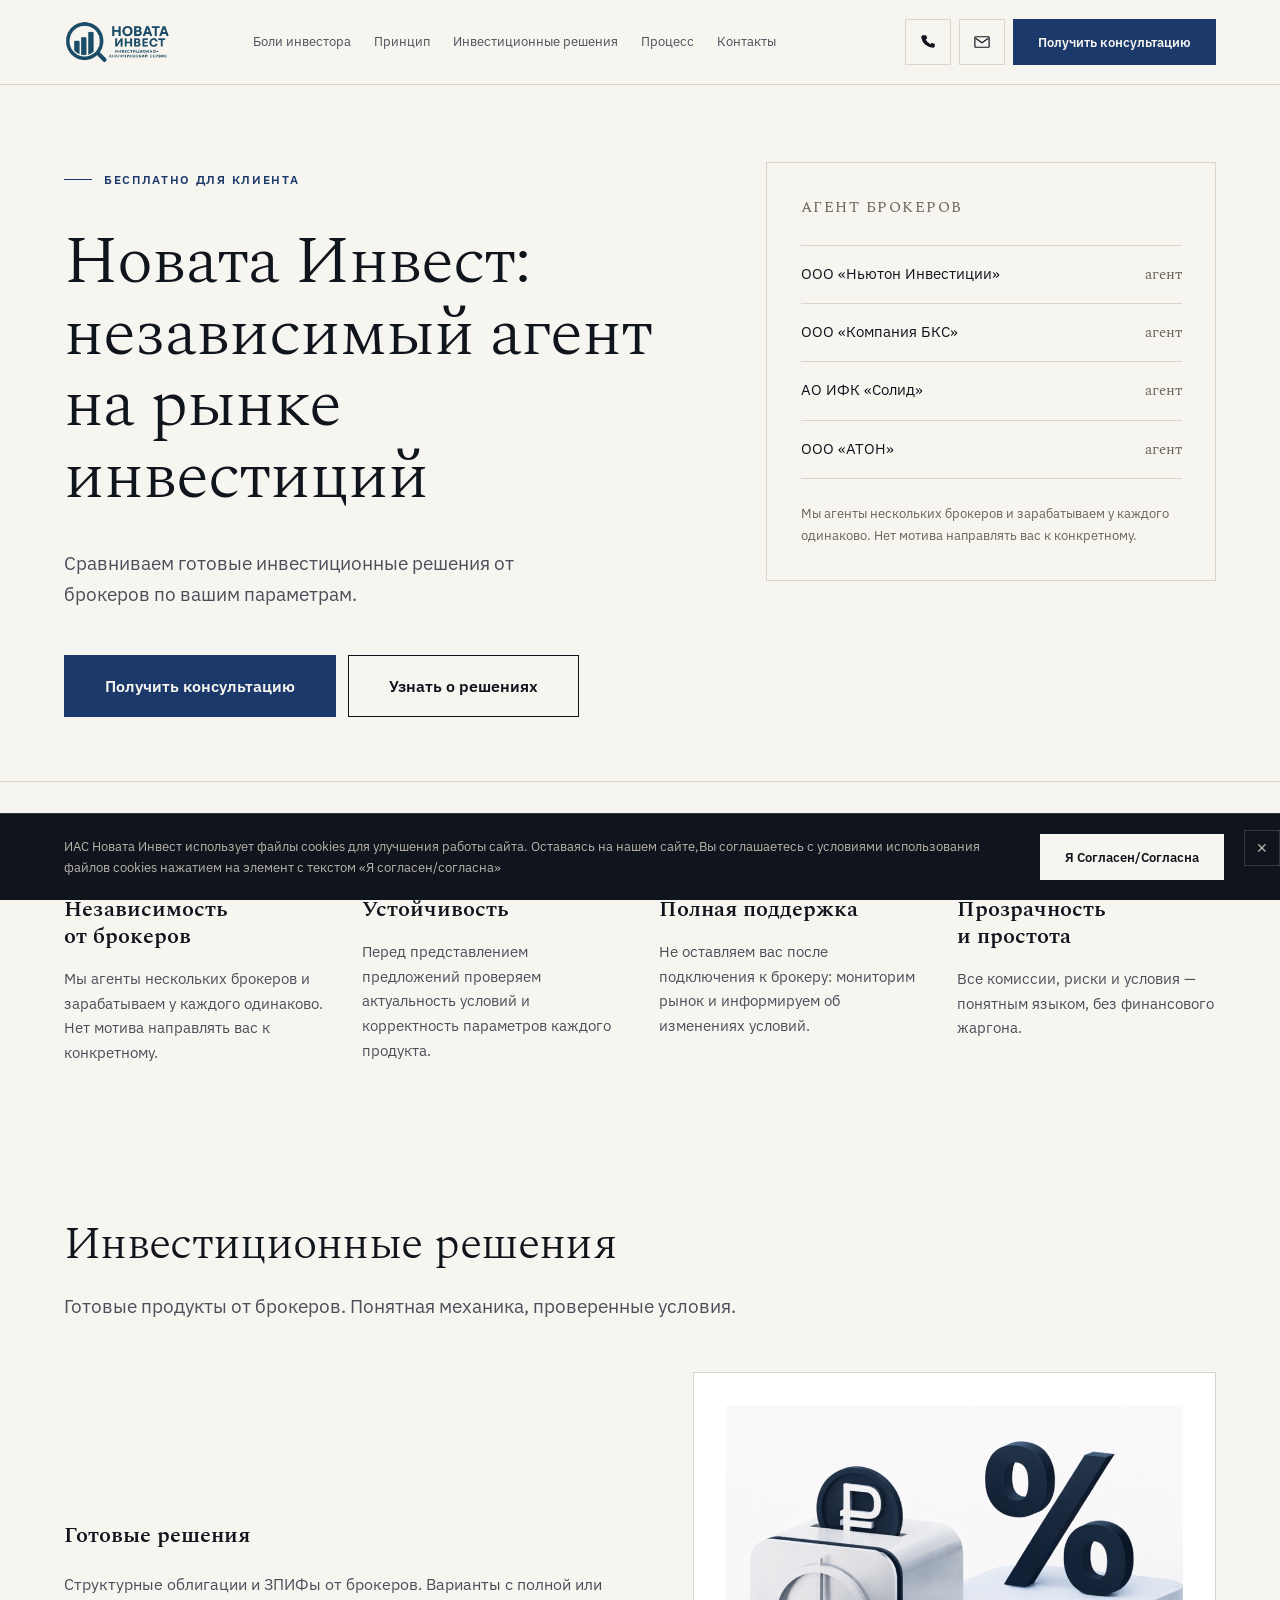
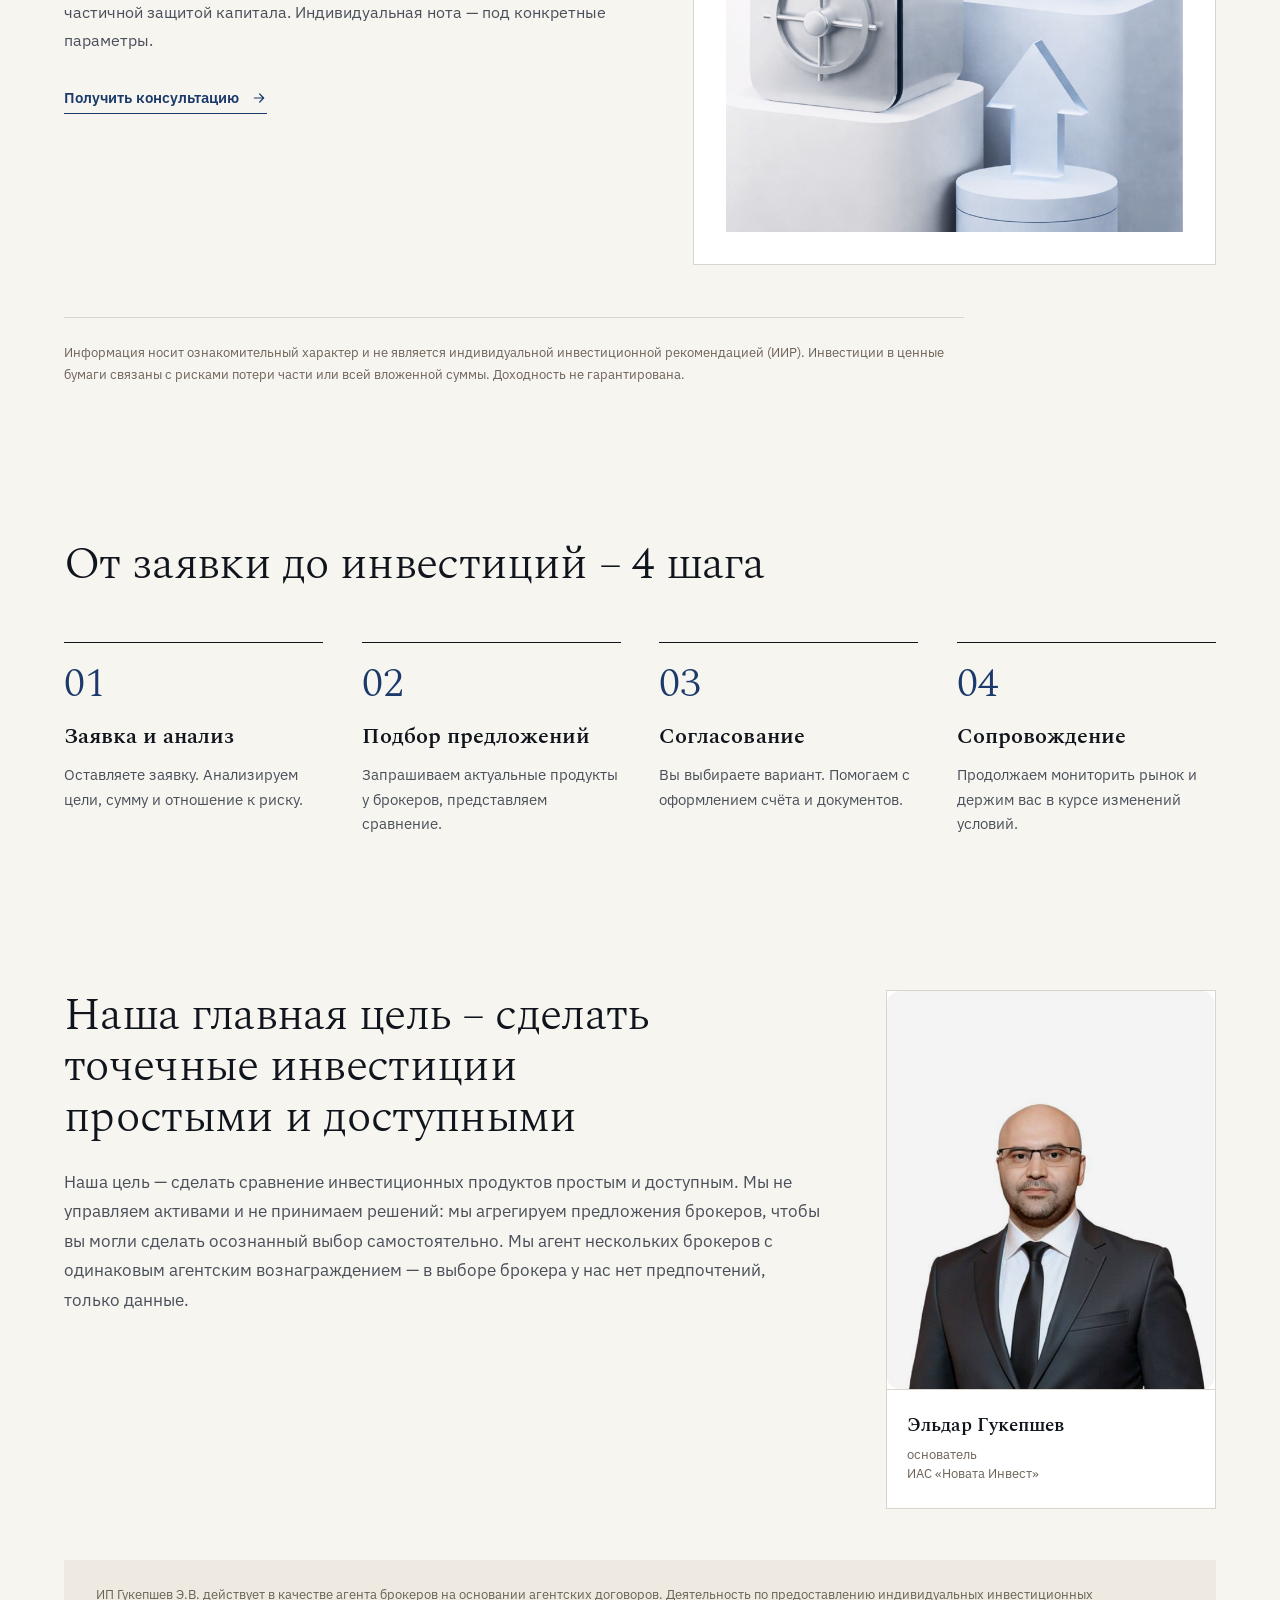
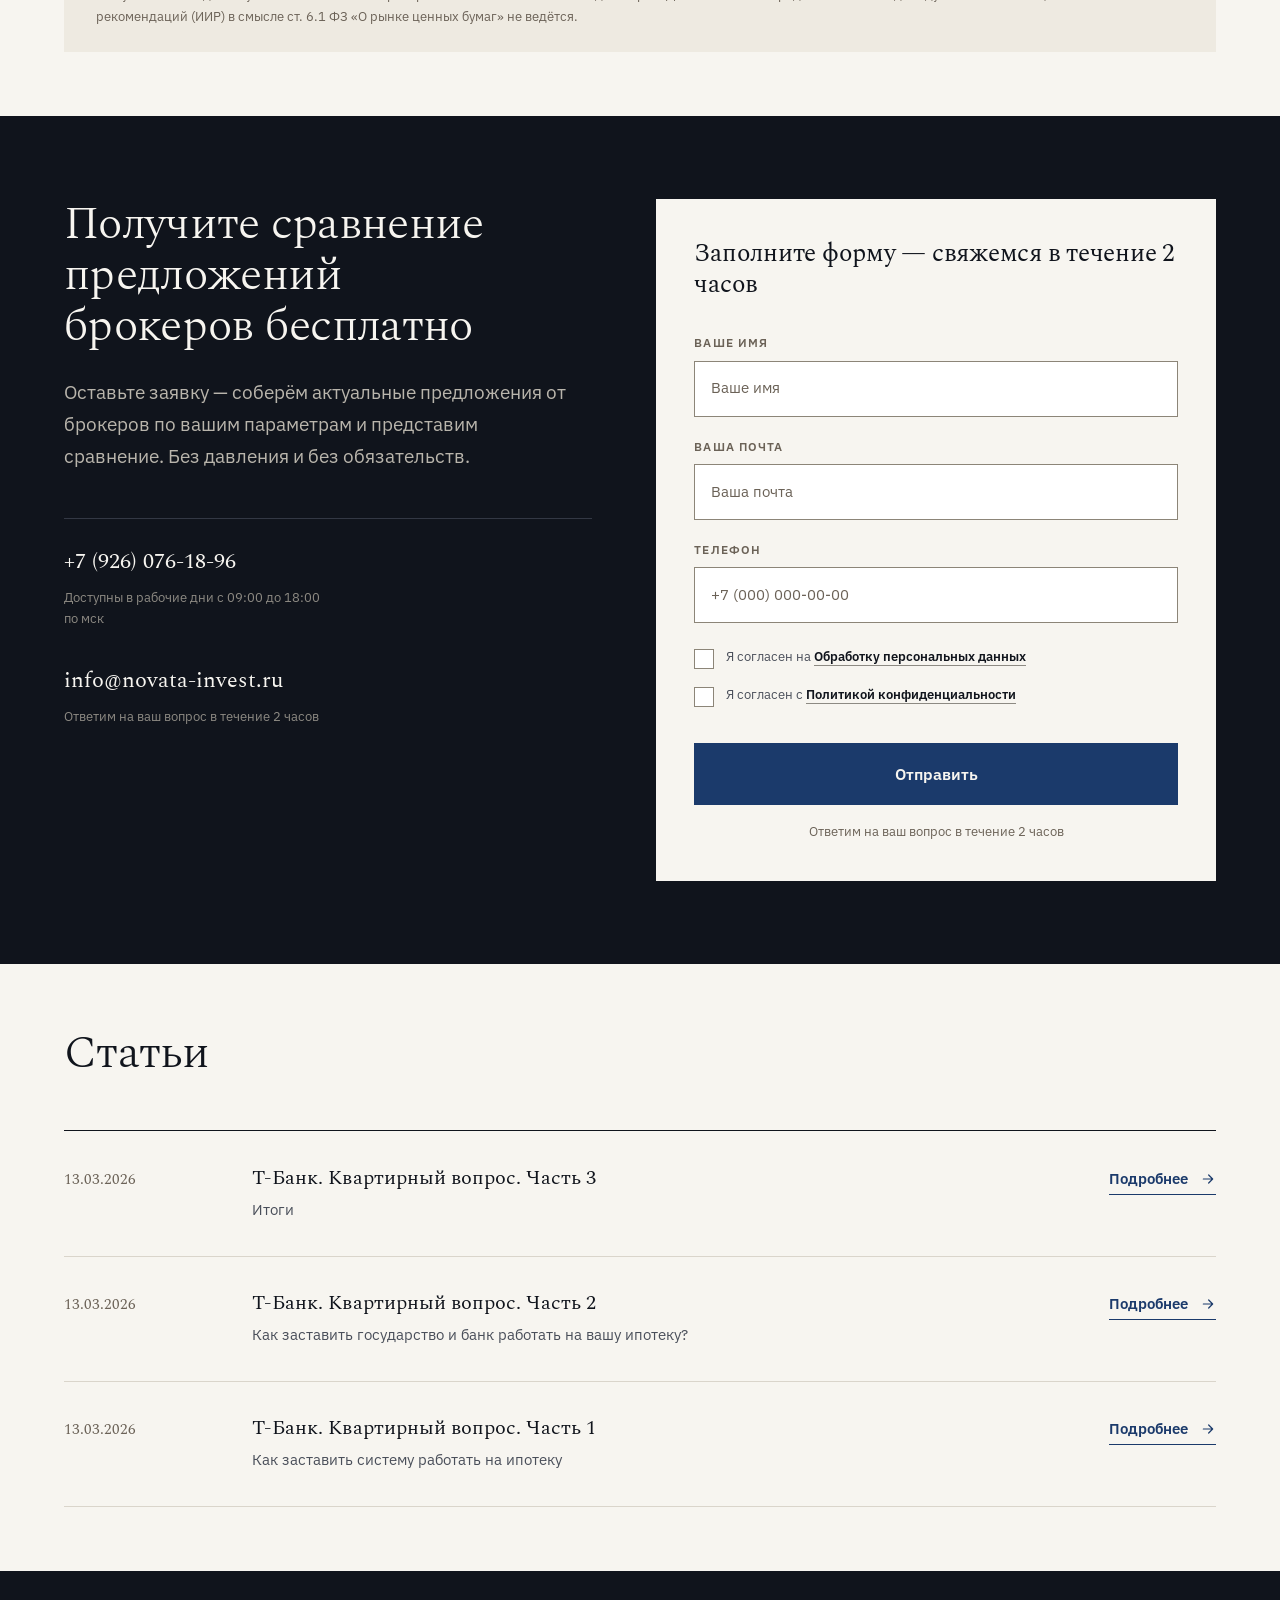
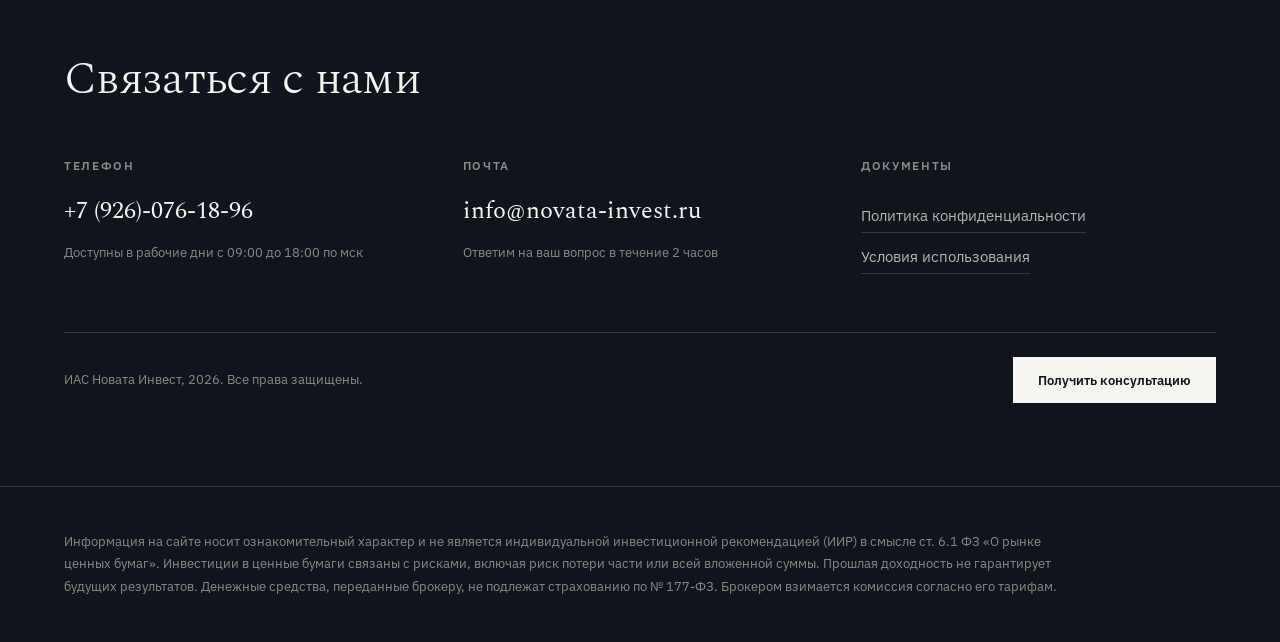
<file: index.html>
<!DOCTYPE html>
<html lang="ru">
<head>
<meta charset="UTF-8">
<meta name="viewport" content="width=device-width, initial-scale=1.0">
<title>Новата Инвест — независимый агент на рынке инвестиций</title>
<meta name="description" content="Сравниваем готовые инвестиционные решения от брокеров по вашим параметрам. Бесплатно для клиента.">
<meta name="theme-color" content="#F7F5F0">
<link rel="icon" href="assets/favicon.ico">
<meta property="og:type" content="website">
<meta property="og:title" content="Новата Инвест — независимый агент на рынке инвестиций">
<meta property="og:description" content="Сравниваем готовые инвестиционные решения от брокеров по вашим параметрам. Бесплатно для клиента.">
<link rel="preconnect" href="https://fonts.googleapis.com">
<link rel="preconnect" href="https://fonts.gstatic.com" crossorigin>
<link href="https://fonts.googleapis.com/css2?family=Spectral:wght@300;400;600&family=IBM+Plex+Sans:wght@400;500;600&display=swap" rel="stylesheet">
<link rel="stylesheet" href="assets/novata.css">
<link rel="stylesheet" href="assets/site.css">
</head>
<body>

<a href="#form" class="visually-hidden">Перейти к форме заявки</a>

<!-- ============================ ШАПКА ============================ -->
<header class="site-header" id="siteHeader">
  <div class="container site-header__inner">
    <a href="#" class="brand" aria-label="Новата Инвест — инвестиционно-аналитический сервис">
      <img src="assets/logo.png" alt="Новата Инвест — инвестиционно-аналитический сервис" width="700" height="281">
    </a>

    <nav class="site-nav" aria-label="Основная навигация">
      <a href="#pain">Боли инвестора</a>
      <a href="#principle">Принцип</a>
      <a href="#solutions">Инвестиционные решения</a>
      <a href="#process">Процесс</a>
      <a href="#contacts">Контакты</a>
    </nav>

    <div class="header-actions">
      <a href="tel:+79260761896" class="icon-btn" aria-label="Позвонить">
        <svg viewBox="0 0 24 24" fill="none" aria-hidden="true"><path d="M6.5 3h3l1.5 4-2 1.5a12 12 0 006.5 6.5l1.5-2 4 1.5v3c0 1-1 2-2 2A16 16 0 013 6c0-1 1-3 2-3z" fill="currentColor"/></svg>
      </a>
      <a href="mailto:info@novata-invest.ru" class="icon-btn" aria-label="Написать">
        <svg viewBox="0 0 24 24" fill="none" aria-hidden="true"><rect x="2.5" y="5" width="19" height="14" rx="1" stroke="currentColor" stroke-width="1.6"/><path d="M3.5 7l8.5 6 8.5-6" stroke="currentColor" stroke-width="1.6"/></svg>
      </a>
      <a href="#form" class="btn btn--primary btn--sm">Получить консультацию</a>
      <button class="burger" id="burger" aria-label="Меню" aria-expanded="false" aria-controls="mobileNav">
        <span></span><span></span><span></span>
      </button>
    </div>
  </div>
</header>

<div class="mobile-nav" id="mobileNav" role="dialog" aria-modal="true" aria-label="Меню">
  <div class="mobile-nav__panel">
    <div class="mobile-nav__top">
      <button class="icon-btn" id="mobileNavClose" aria-label="Закрыть">
        <svg viewBox="0 0 24 24" fill="none" aria-hidden="true"><path d="M6 6l12 12M18 6L6 18" stroke="currentColor" stroke-width="1.6" stroke-linecap="round"/></svg>
      </button>
    </div>
    <a href="#pain">Боли инвестора</a>
    <a href="#principle">Принцип</a>
    <a href="#solutions">Инвестиционные решения</a>
    <a href="#process">Процесс</a>
    <a href="#contacts">Контакты</a>
    <div class="mobile-nav__cta"><a href="#form" class="btn btn--primary btn--block">Получить консультацию</a></div>
    <div class="mobile-nav__contacts">
      <a href="tel:+79260761896">+7 (926) 076-18-96</a>
      <a href="mailto:info@novata-invest.ru">info@novata-invest.ru</a>
    </div>
  </div>
</div>

<main>

<!-- ============================ ПЕРВЫЙ ЭКРАН ============================ -->
<section class="hero">
  <div class="container hero__inner">
    <div>
      <span class="eyebrow">Бесплатно для клиента</span>
      <h1 class="display hero__title">Новата&nbsp;Инвест:<br>независимый агент<br>на рынке инвестиций</h1>
      <p class="lead hero__sub">Сравниваем готовые инвестиционные решения от брокеров по вашим параметрам.</p>
      <div class="hero__cta">
        <a href="#form" class="btn btn--primary btn--lg">Получить консультацию</a>
        <a href="#solutions" class="btn btn--outline btn--lg">Узнать о решениях</a>
      </div>
    </div>

    <aside class="hero__aside" data-reveal>
      <div class="hero__aside-title">Агент брокеров</div>
      <div class="ledger">
        <div class="ledger__row"><span class="ledger__key">ООО «Ньютон Инвестиции»</span><span class="ledger__val">агент</span></div>
        <div class="ledger__row"><span class="ledger__key">ООО «Компания БКС»</span><span class="ledger__val">агент</span></div>
        <div class="ledger__row"><span class="ledger__key">АО ИФК «Солид»</span><span class="ledger__val">агент</span></div>
        <div class="ledger__row"><span class="ledger__key">ООО «АТОН»</span><span class="ledger__val">агент</span></div>
      </div>
      <p>Мы агенты нескольких брокеров и зарабатываем у каждого одинаково. Нет мотива направлять вас к конкретному.</p>
    </aside>
  </div>
</section>

<!-- ============================ ПРИНЦИПЫ ============================ -->
<section class="section" id="pain">
  <div class="container">
    <div class="grid grid--4">
      <article class="value" data-reveal>
        <h3 class="h3">Независимость<br>от брокеров</h3>
        <p>Мы агенты нескольких брокеров и зарабатываем у каждого одинаково. Нет мотива направлять вас к конкретному.</p>
      </article>
      <article class="value" data-reveal data-delay="1">
        <h3 class="h3">Устойчивость</h3>
        <p>Перед представлением предложений проверяем актуальность условий и корректность параметров каждого продукта.</p>
      </article>
      <article class="value" data-reveal data-delay="2">
        <h3 class="h3">Полная поддержка</h3>
        <p>Не оставляем вас после подключения к брокеру: мониторим рынок и информируем об изменениях условий.</p>
      </article>
      <article class="value" data-reveal data-delay="3">
        <h3 class="h3">Прозрачность<br>и простота</h3>
        <p>Все комиссии, риски и условия — понятным языком, без финансового жаргона.</p>
      </article>
    </div>
  </div>
</section>

<!-- ============================ РЕШЕНИЯ ============================ -->
<section class="section section--tight" id="solutions">
  <div class="container">
    <div class="section-head" data-reveal>
      <h2 class="h2">Инвестиционные решения</h2>
      <p class="lead">Готовые продукты от брокеров. Понятная механика, проверенные условия.</p>
    </div>

    <div class="solutions">
      <div class="solutions__text" data-reveal>
        <h3 class="h3">Готовые решения</h3>
        <p>Структурные облигации и ЗПИФы от брокеров. Варианты с полной или частичной защитой капитала. Индивидуальная нота — под конкретные параметры.</p>
        <a href="#form" class="link-arrow">
          Получить консультацию
          <svg viewBox="0 0 24 24" fill="none" aria-hidden="true"><path d="M5 12h14M13 6l6 6-6 6" stroke="currentColor" stroke-width="1.8" stroke-linecap="round" stroke-linejoin="round"/></svg>
        </a>
      </div>
      <div class="solutions__media" data-reveal data-delay="1">
        <img src="assets/safe.png" alt="Защита капитала и доходность" width="800" height="748" loading="lazy">
      </div>
    </div>

    <p class="disclaimer">Информация носит ознакомительный характер и не является индивидуальной инвестиционной рекомендацией (ИИР). Инвестиции в ценные бумаги связаны с рисками потери части или всей вложенной суммы. Доходность не гарантирована.</p>
  </div>
</section>

<!-- ============================ ПРОЦЕСС ============================ -->
<section class="section" id="process">
  <div class="container">
    <div class="section-head" data-reveal>
      <h2 class="h2">От заявки до инвестиций – 4 шага</h2>
    </div>
    <div class="grid grid--4">
      <article class="step" data-reveal>
        <span class="step__num">01</span>
        <h3 class="h3">Заявка и анализ</h3>
        <p>Оставляете заявку. Анализируем цели, сумму и отношение к риску.</p>
      </article>
      <article class="step" data-reveal data-delay="1">
        <span class="step__num">02</span>
        <h3 class="h3">Подбор предложений</h3>
        <p>Запрашиваем актуальные продукты у брокеров, представляем сравнение.</p>
      </article>
      <article class="step" data-reveal data-delay="2">
        <span class="step__num">03</span>
        <h3 class="h3">Согласование</h3>
        <p>Вы выбираете вариант. Помогаем с оформлением счёта и документов.</p>
      </article>
      <article class="step" data-reveal data-delay="3">
        <span class="step__num">04</span>
        <h3 class="h3">Сопровождение</h3>
        <p>Продолжаем мониторить рынок и держим вас в курсе изменений условий.</p>
      </article>
    </div>
  </div>
</section>

<!-- ============================ ПРИНЦИП ============================ -->
<section class="section section--tight" id="principle">
  <div class="container">
    <div class="about">
      <div class="about__text" data-reveal>
        <h2 class="h2">Наша главная цель – сделать точечные инвестиции простыми и доступными</h2>
        <p>Наша цель — сделать сравнение инвестиционных продуктов простым и доступным. Мы не управляем активами и не принимаем решений: мы агрегируем предложения брокеров, чтобы вы могли сделать осознанный выбор самостоятельно. Мы агент нескольких брокеров с одинаковым агентским вознаграждением — в выборе брокера у нас нет предпочтений, только данные.</p>
      </div>
      <figure class="person" data-reveal data-delay="1">
        <img src="assets/eldar.png" alt="Эльдар Гукепшев" width="578" height="700" loading="lazy">
        <figcaption class="person__caption">
          <div class="person__name">Эльдар Гукепшев</div>
          <div class="person__role">основатель<br>ИАС «Новата Инвест»</div>
        </figcaption>
      </figure>
    </div>
    <p class="disclaimer disclaimer--recess">ИП Гукепшев Э.В. действует в качестве агента брокеров на основании агентских договоров. Деятельность по предоставлению индивидуальных инвестиционных рекомендаций (ИИР) в смысле ст. 6.1 ФЗ «О рынке ценных бумаг» не ведётся.</p>
  </div>
</section>

<!-- ============================ ЗАЯВКА ============================ -->
<section class="cta on-ink" id="form">
  <div class="container cta__inner">
    <div class="cta__left">
      <h2 class="h2">Получите сравнение предложений брокеров бесплатно</h2>
      <p>Оставьте заявку — соберём актуальные предложения от брокеров по вашим параметрам и представим сравнение. Без давления и без обязательств.</p>
      <div class="cta__contacts">
        <div>
          <a href="tel:+79260761896" class="cta__contact-val">+7 (926) 076-18-96</a>
          <div class="cta__contact-note">Доступны в рабочие дни с 09:00 до 18:00 по мск</div>
        </div>
        <div>
          <a href="mailto:info@novata-invest.ru" class="cta__contact-val">info@novata-invest.ru</a>
          <div class="cta__contact-note">Ответим на ваш вопрос в течение 2 часов</div>
        </div>
      </div>
    </div>

    <div class="form-card" id="formCard">
      <h3 class="form-card__title">Заполните форму — свяжемся в течение 2 часов</h3>

      <form id="leadForm" novalidate>
        <div class="field" data-field>
          <label class="field__label" for="leadName">Ваше имя</label>
          <input class="input" type="text" id="leadName" name="name" placeholder="Ваше имя" autocomplete="name" required>
          <span class="field__error" data-error>Укажите имя</span>
        </div>

        <div class="field" data-field>
          <label class="field__label" for="leadEmail">Ваша почта</label>
          <input class="input" type="email" id="leadEmail" name="email" placeholder="Ваша почта" autocomplete="email" inputmode="email" required>
          <span class="field__error" data-error>Укажите корректный e-mail</span>
        </div>

        <div class="field" data-field>
          <label class="field__label" for="leadPhone">Телефон</label>
          <input class="input" type="tel" id="leadPhone" name="phone" placeholder="+7 (000) 000-00-00" autocomplete="tel" inputmode="tel" required>
          <span class="field__error" data-error>Укажите телефон полностью</span>
        </div>

        <!-- honeypot -->
        <div class="visually-hidden" aria-hidden="true">
          <label for="leadCompany">Company</label>
          <input type="text" id="leadCompany" name="company" tabindex="-1" autocomplete="off">
        </div>

        <div class="form-card__legal">
          <div class="field" data-field style="margin-bottom:0">
            <label class="check">
              <input type="checkbox" id="agreeData" name="agree_data" required>
              <span>Я согласен на <a href="agreement.html" class="link-legal" target="_blank" rel="noopener" data-legal="agreement">Обработку персональных данных</a></span>
            </label>
            <span class="field__error" data-error>Нужно согласие на обработку данных</span>
          </div>
          <div class="field" data-field style="margin-bottom:0">
            <label class="check">
              <input type="checkbox" id="agreePolicy" name="agree_policy" required>
              <span>Я согласен с <a href="policy.html" class="link-legal" target="_blank" rel="noopener" data-legal="policy">Политикой конфиденциальности</a></span>
            </label>
            <span class="field__error" data-error>Нужно согласие с политикой</span>
          </div>
        </div>

        <button type="submit" class="btn btn--primary btn--block btn--lg">Отправить</button>
        <p class="form-note">Ответим на ваш вопрос в течение 2 часов</p>
      </form>

      <div class="form-success" role="status" aria-live="polite">
        <span class="form-success__rule"></span>
        <p>Спасибо! Заявка получена.</p>
        <span>Ответим на ваш вопрос в течение 2 часов</span>
      </div>
    </div>
  </div>
</section>

<!-- ============================ СТАТЬИ ============================ -->
<section class="section section--tight" id="articles">
  <div class="container">
    <div class="section-head" data-reveal>
      <h2 class="h2">Статьи</h2>
    </div>
    <div class="articles">
      <article class="article" data-reveal>
        <div class="article__date">13.03.2026</div>
        <div>
          <h3 class="h3">Т-Банк. Квартирный вопрос. Часть 3</h3>
          <p>Итоги</p>
        </div>
        <a href="#" class="link-arrow">
          Подробнее
          <svg viewBox="0 0 24 24" fill="none" aria-hidden="true"><path d="M5 12h14M13 6l6 6-6 6" stroke="currentColor" stroke-width="1.8" stroke-linecap="round" stroke-linejoin="round"/></svg>
        </a>
      </article>
      <article class="article" data-reveal data-delay="1">
        <div class="article__date">13.03.2026</div>
        <div>
          <h3 class="h3">Т-Банк. Квартирный вопрос. Часть 2</h3>
          <p>Как заставить государство и банк работать на вашу ипотеку?</p>
        </div>
        <a href="#" class="link-arrow">
          Подробнее
          <svg viewBox="0 0 24 24" fill="none" aria-hidden="true"><path d="M5 12h14M13 6l6 6-6 6" stroke="currentColor" stroke-width="1.8" stroke-linecap="round" stroke-linejoin="round"/></svg>
        </a>
      </article>
      <article class="article" data-reveal data-delay="2">
        <div class="article__date">13.03.2026</div>
        <div>
          <h3 class="h3">Т-Банк. Квартирный вопрос. Часть 1</h3>
          <p>Как заставить систему работать на ипотеку</p>
        </div>
        <a href="#" class="link-arrow">
          Подробнее
          <svg viewBox="0 0 24 24" fill="none" aria-hidden="true"><path d="M5 12h14M13 6l6 6-6 6" stroke="currentColor" stroke-width="1.8" stroke-linecap="round" stroke-linejoin="round"/></svg>
        </a>
      </article>
    </div>
  </div>
</section>

</main>

<!-- ============================ КОНТАКТЫ ============================ -->
<footer class="contacts on-ink" id="contacts">
  <div class="container">
    <h2 class="h2">Связаться с нами</h2>
    <div class="contacts__grid">
      <div class="contact-item">
        <div class="contact-item__label">Телефон</div>
        <a href="tel:+79260761896" class="contact-item__value">+7 (926)-076-18-96</a>
        <div class="contact-item__note">Доступны в рабочие дни с 09:00 до 18:00 по мск</div>
      </div>
      <div class="contact-item">
        <div class="contact-item__label">Почта</div>
        <a href="mailto:info@novata-invest.ru" class="contact-item__value">info@novata-invest.ru</a>
        <div class="contact-item__note">Ответим на ваш вопрос в течение 2 часов</div>
      </div>
      <nav class="contacts__links" aria-label="Юридические документы">
        <div class="contact-item__label">Документы</div>
        <a href="policy.html" data-legal="policy">Политика конфиденциальности</a>
        <a href="agreement.html" data-legal="agreement">Условия использования</a>
      </nav>
    </div>
    <div class="contacts__bottom">
      <p>ИАС Новата Инвест, 2026. Все права защищены.</p>
      <a href="#form" class="btn btn--paper btn--sm">Получить консультацию</a>
    </div>
  </div>
</footer>

<!-- ============================ ДИСКЛЕЙМЕР ============================ -->
<section class="legal-strip on-ink">
  <div class="container">
    <p>Информация на сайте носит ознакомительный характер и не является индивидуальной инвестиционной рекомендацией (ИИР) в смысле ст. 6.1 ФЗ «О рынке ценных бумаг». Инвестиции в ценные бумаги связаны с рисками, включая риск потери части или всей вложенной суммы. Прошлая доходность не гарантирует будущих результатов. Денежные средства, переданные брокеру, не подлежат страхованию по № 177-ФЗ. Брокером взимается комиссия согласно его тарифам.</p>
  </div>
</section>

<!-- ============================ ПЛАВАЮЩАЯ КНОПКА ============================ -->
<div class="sticky-cta" id="stickyCta">
  <a href="#form" class="btn btn--primary">Получить консультацию</a>
</div>

<!-- ============================ COOKIE ============================ -->
<div class="cookie" id="cookie" role="region" aria-label="Cookies">
  <div class="container cookie__inner">
    <p>ИАС Новата Инвест использует файлы cookies для улучшения работы сайта. Оставаясь на нашем сайте,<br>Вы соглашаетесь с условиями использования файлов cookies нажатием на элемент с текстом «Я согласен/согласна»</p>
    <button class="btn btn--paper btn--sm" id="cookieOk">Я Согласен/Согласна</button>
    <button class="cookie__close" id="cookieClose" aria-label="Закрыть">✕</button>
  </div>
</div>

<!-- ============================ ЮРИДИЧЕСКОЕ ОКНО ============================ -->
<div class="modal" id="legalModal" role="dialog" aria-modal="true" aria-labelledby="legalModalTitle">
  <div class="modal__dialog">
    <div class="modal__head">
      <h2 id="legalModalTitle"></h2>
      <button class="icon-btn" id="legalModalClose" aria-label="Закрыть">
        <svg viewBox="0 0 24 24" fill="none" aria-hidden="true"><path d="M6 6l12 12M18 6L6 18" stroke="currentColor" stroke-width="1.6" stroke-linecap="round"/></svg>
      </button>
    </div>
    <div class="modal__body" id="legalModalBody" tabindex="0"></div>
    <div class="modal__foot">
      <a id="legalModalLink" class="link-arrow" href="policy.html" target="_blank" rel="noopener">
        Открыть отдельной страницей
        <svg viewBox="0 0 24 24" fill="none" aria-hidden="true"><path d="M5 12h14M13 6l6 6-6 6" stroke="currentColor" stroke-width="1.8" stroke-linecap="round" stroke-linejoin="round"/></svg>
      </a>
      <button class="btn btn--ink btn--sm" id="legalModalOk">Закрыть</button>
    </div>
  </div>
</div>

<!-- Тексты юридических документов (те же, что на policy.html и agreement.html) -->
<template id="legal-agreement" data-title="Согласие на обработку персональных данных" data-href="agreement.html">
  <p>Нажимая кнопку «Отправить» и проставляя отметку в чек-боксе, я свободно, своей волей и в своем интересе даю свое согласие Индивидуальному предпринимателю Гукепшеву Эльдару Вячеславовичу (ИНН 071405956182, ОГРНИП 322508100075028, далее – Оператор) на обработку моих персональных данных на следующих условиях:</p>
  <h3>1. Цели обработки персональных данных</h3>
  <p>идентификация меня как пользователя сайта и клиента сервиса ИАС «Новата Инвест»;</p>
  <ul>
    <li>оказание мне услуг по подбору инвестиционных решений, включая готовые инвестиционные продукты (структурные облигации, ЗПИФы) и разработку стратегий инвестиционных сделок, не являющихся индивидуальной инвестиционной рекомендацией</li>
    <li>передача моих персональных данных брокерам-партнерам (перечень которых указан в Политике конфиденциальности Оператора) для открытия брокерских счетов, заключения и исполнения договоров, совершения операций на рынке ценных бумаг, а также для выполнения требований законодательства, в том числе Федерального закона № 115-ФЗ</li>
    <li>направление мне информации об услугах Оператора и партнеров, включая рекламные и информационные сообщения, а также для осуществления прямых контактов со мной с помощью средств связи (телефон, электронная почта, мессенджеры)</li>
  </ul>
  <h3>2. Перечень персональных данных, на обработку которых дается согласие</h3>
  <ul>
    <li>фамилия, имя, отчество</li>
    <li>номер контактного телефона</li>
    <li>адрес электронной почты</li>
    <li>иные данные, добровольно предоставленные мной при заполнении форм обратной связи или в ходе дальнейшего общения (например, данные документа, удостоверяющего личность, сведения о финансовом положении и инвестиционных предпочтениях, ИНН, СНИЛС – в случае необходимости для заключения договоров с брокерами)</li>
  </ul>
  <h3>3. Перечень действий с персональными данными</h3>
  <p>Оператор вправе совершать с моими персональными данными любые действия (операции), предусмотренные п. 3 ч. 1 ст. 3 Федерального закона № 152-ФЗ, включая: сбор, запись, систематизацию, накопление, хранение, уточнение (обновление, изменение), извлечение, использование, передачу (предоставление, доступ), обезличивание, блокирование, удаление, уничтожение, как с использованием средств автоматизации, так и без их использования.</p>
  <h3>4. Передача персональных данных третьим лицам</h3>
  <p>Я даю согласие на передачу моих персональных данных следующим категориям третьих лиц:</p>
  <p>брокерам Оператора:</p>
  <ul>
    <li>ООО «Ньютон Инвестиции», ООО «Компания БКС», ООО «Солид-Брокер», АО «АТОН» и иным профессиональным участникам рынка ценных бумаг, с которыми Оператор сотрудничает или будет сотрудничать в целях подбора инвестиционных решений</li>
    <li>организациям, обеспечивающим функционирование информационных систем Оператора (CRM-система, хостинг-провайдеры, сервисы рассылок), при условии обязательного соблюдения конфиденциальности и безопасности данных.Я уведомлен и согласен, что брокеры-партнеры могут осуществлять трансграничную передачу моих персональных данных (в том числе на территорию иностранных государств) в случаях, предусмотренных законодательством РФ и их внутренними документами, если это необходимо для исполнения договоров и совершения операций с иностранными финансовыми инструментами</li>
  </ul>
  <h3>5. Срок действия согласия и порядок его отзыва</h3>
  <p>Настоящее согласие действует со дня его предоставления до дня отзыва в письменной форме. Я уведомлен, что могу отозвать свое согласие путем направления письменного заявления на адрес электронной почты Оператора info@novata-invest.ru. В случае отзыва согласия Оператор вправе продолжить обработку персональных данных без моего согласия при наличии оснований, предусмотренных законодательством РФ.</p>
  <p>Настоящее согласие является дополнением к Политике конфиденциальности,</p>
  <p>размещенной на сайте https://novata-invest.ru/.</p>
</template>

<template id="legal-policy" data-title="Политика конфиденциальности" data-href="policy.html">
  <h3>1. Общие положения</h3>
  <p>1.1. Настоящая Политика конфиденциальности (далее – Политика) определяет порядок обработки и защиты персональных данных физических лиц (далее – субъекты персональных данных, Пользователи), которые могут быть получены Индивидуальным предпринимателем Гукепшевым Эльдаром Вячеславовичем (ИНН 071405956182, ОГРНИП 322508100075028), далее – Оператор) при использовании Пользователями сайта https://novata-invest.ru/ (далее – Сайт), его сервисов и функций, а также в ходе исполнения Оператором обязательств по договорам и соглашениям с Пользователями.</p>
  <p>1.2. Политика разработана в соответствии с Конституцией РФ, Федеральным законом от 27.07.2006 № 152-ФЗ</p>
  <p>«О персональных данных», иными нормативными правовыми актами Российской Федерации в области персональных данных.</p>
  <p>1.3. Использование Сайта и его сервисов означает безоговорочное согласие Пользователя с настоящей Политикой и указанными в ней условиями обработки его персональных данных. В случае несогласия с условиями Политики Пользователь должен воздержаться от использования Сайта.</p>
  <p>1.4. Оператор имеет право вносить изменения в настоящую Политику. Новая редакция Политики вступает в силу</p>
  <p>с момента ее размещения на Сайте, если иное не предусмотрено новой редакцией Политики.</p>
  <h3>2. Сведения об Операторе</h3>
  <ul>
    <li>Индивидуальный предприниматель Гукепшев Эльдар Вячеславович</li>
    <li>ИНН: 071405956182</li>
    <li>ОГРНИП: 322508100075028</li>
    <li>Адрес регистрации: Московская область, Солнечногорский район, п.Лесное Озеро, д.7, кв.22</li>
    <li>Адрес электронной почты для обращений: info@novata-invest.ru</li>
    <li>Телефон: +7(926)076-18-96</li>
  </ul>
  <h3>3. Цели обработки персональных данных</h3>
  <p>3.1. Оператор осуществляет обработку персональных данных Пользователей в следующих целях:</p>
  <ul>
    <li>Идентификация Пользователя при регистрации на Сайте и при использовании сервисов</li>
    <li>Предоставление Пользователю услуг по подбору инвестиционных решений, разработке стратегий сделок с недвижимостью, стратегий вторичной покупки облигаций и иных услуг, связанных с инвестиционной деятельностью</li>
    <li>Передача персональных данных брокерам-партнерам для открытия брокерских счетов, заключения договоров, совершения операций и исполнения требований законодательства (в том числе Федерального закона № 115-ФЗ)</li>
    <li>Информационное и консультационное обслуживание Пользователя, направление уведомлений, запросов и сообщений, касающихся использования Сайта и оказываемых услуг</li>
    <li>Направление Пользователю информационных и рекламных материалов об услугах Оператора и его партнеров (с согласия Пользователя)</li>
    <li>Проведение статистических и маркетинговых исследований, анализ поведения Пользователей на Сайте, улучшение качества работы сервисов</li>
    <li>Защита прав и законных интересов Оператора и третьих лиц, обеспечение безопасности Сайта и информационных систем</li>
  </ul>
  <h3>4. Правовые основания обработки персональных данных</h3>
  <p>4.1. Правовыми основаниями обработки персональных данных являются:</p>
  <ul>
    <li>Конституция РФ</li>
    <li>Гражданский кодекс РФ</li>
    <li>Федеральный закон от 27.07.2006 № 152-ФЗ «О персональных данных»</li>
    <li>Федеральный закон от 07.08.2001 № 115-ФЗ «О противодействии легализации (отмыванию) доходов, полученных преступным путем, и финансированию терроризма»</li>
    <li>Федеральный закон от 13.03.2006 № 38-ФЗ «О рекламе»</li>
    <li>иные нормативные правовые акты, регулирующие отношения, связанные с деятельностью Оператора</li>
    <li>договоры, заключаемые между Оператором и Пользователем</li>
    <li>согласия Пользователей на обработку персональных данных (в том числе размещенные на Сайте)</li>
  </ul>
  <h3>5. Объем и категории обрабатываемых персональных данных</h3>
  <p>5.1. Оператор может обрабатывать следующие персональные данные Пользователей:</p>
  <ul>
    <li>фамилия, имя, отчество</li>
    <li>номер контактного телефона</li>
    <li>адрес электронной почты</li>
    <li>данные документа, удостоверяющего личность (серия, номер, кем и когда выдан), – при необходимости для заключения договоров с брокерами</li>
    <li>ИНН, СНИЛС – в случаях, предусмотренных законодательством или договорами с брокерами</li>
    <li>сведения о финансовом положении, доходах, инвестиционных целях и предпочтениях, – предоставленные Пользователем добровольно</li>
    <li>технические данные, автоматически передаваемые Сайтом в процессе использования: IP-адрес, информация из cookies, данные о браузере, время доступа, адрес запрашиваемой страницы, реферер, идентификаторы устройства</li>
  </ul>
  <p>5.2. Оператор не осуществляет обработку специальных категорий персональных данных, касающихся расовой, национальной принадлежности, политических взглядов, религиозных или философских убеждений, состояния здоровья, интимной жизни, за исключением случаев, предусмотренных законодательством РФ.</p>
  <h3>6. Порядок и условия обработки персональных данных</h3>
  <p>6.1. Обработка персональных данных осуществляется Оператором с использованием средств автоматизации и без их использования (на бумажных носителях).</p>
  <p>6.2. В отношении персональных данных Пользователя сохраняется их конфиденциальность, кроме случаев добровольного предоставления Пользователем информации для общего доступа неограниченному кругу лиц.</p>
  <p>6.3. Оператор принимает необходимые правовые, организационные и технические меры для защиты персональных данных от неправомерного или случайного доступа, уничтожения, изменения, блокирования, копирования, распространения, а также от иных неправомерных действий.</p>
  <p>6.4. Сроки обработки и хранения персональных данных определяются в соответствии с целями обработки, требованиями законодательства РФ, договорами с Пользователями и согласиями Пользователей. Обработка персональных данных прекращается по достижении целей обработки, истечении срока действия согласия или отзыве согласия Пользователем, если иное не предусмотрено законом.</p>
  <p>6.5. Оператор вправе передавать персональные данные Пользователей третьим лицам в следующих случаях:</p>
  <ul>
    <li>Пользователь выразил согласие на такую передачу</li>
    <li>передача необходима для оказания услуги Пользователю (например, передача данных брокерам-партнерам для открытия счета и совершения операций)</li>
    <li>передача предусмотрена законодательством РФ (по запросу суда, правоохранительных органов и т.п.)</li>
    <li>передача осуществляется в рамках продажи или иной передачи бизнеса (полностью или частично) при условии принятия правопреемником всех обязательств по соблюдению конфиденциальности</li>
  </ul>
  <h3>7. Перечень брокеров-партнеров и особенности передачи данных</h3>
  <p>7.1. Для достижения целей, указанных в п. 3.1, Оператор может передавать персональные данные Пользователей следующим брокерам-партнерам:</p>
  <ul>
    <li>ООО «Ньютон Инвестиции» (ИНН 7733295710)</li>
    <li>ООО «Компания БКС» (ИНН 5406121446)</li>
    <li>АО ИФК «Солид» (ИНН 5008009854)</li>
    <li>ООО «АТОН» (ИНН 7702015515)</li>
    <li>иные профессиональные участники рынка ценных бумаг, с которыми Оператор вступает в партнерские отношения в процессе деятельности (актуальный список всегда доступен по запросу или может быть размещен на Сайте)</li>
  </ul>
  <p>7.2. Пользователь уведомлен и согласен, что брокеры-партнеры вправе осуществлять дальнейшую обработку персональных данных самостоятельно в соответствии со своими политиками конфиденциальности и требованиями законодательства. Оператор не несет ответственности за действия брокеров-партнеров после передачи им данных, однако при выборе партнеров Оператор исходит из их надежности и соответствия законодательству.</p>
  <p>7.3. Пользователь понимает, что для совершения операций с иностранными ценными бумагами или иными финансовыми инструментами брокеры-партнеры могут осуществлять трансграничную передачу персональных данных на территорию иностранных государств. Перечень таких государств и правовые основания трансграничной передачи определяются соответствующим брокером. Оператор рекомендует Пользователю ознакомиться с политиками обработки персональных данных брокеров до заключения договоров.</p>
  <h3>8. Использование файлов cookie и технических данных</h3>
  <p>8.1. Сайт использует файлы cookie и аналогичные технологии для сбора технической информации (IP-адрес, тип браузера, время посещения, просмотренные страницы и т.п.) в целях обеспечения безопасности, улучшения работы Сайта, проведения статистических исследований, персонализации контента и рекламы.</p>
  <p>8.2. Пользователь может отключить использование файлов cookie в настройках своего браузера, однако это может привести к некорректной работе некоторых функций Сайта.</p>
  <p>8.3. Продолжая использование Сайта, Пользователь считается давшим согласие на сбор и обработку технических данных в указанных целях.</p>
  <h3>9. Права субъектов персональных данных</h3>
  <p>9.1. Субъект персональных данных имеет право:</p>
  <ul>
    <li>требовать уточнения, блокирования или уничтожения своих персональных данных, если они являются неполными, устаревшими, неточными, незаконно полученными или не необходимыми для заявленной цели обработки</li>
    <li>отозвать свое согласие на обработку персональных данных в любое время</li>
    <li>обжаловать действия или бездействие Оператора в уполномоченный орган по защите прав субъектов персональных данных (Роскомнадзор) или в судебном порядке</li>
    <li>на защиту своих прав и законных интересов, в том числе на возмещение убытков и/или компенсацию морального вреда</li>
  </ul>
  <p>9.2. Для реализации своих прав Пользователь направляет Оператору запрос в письменной форме или в форме электронного документа, подписанного электронной подписью, по адресу электронной почты info@novata-invest.ru или почтовому адресу Оператора. Запрос должен содержать сведения, позволяющие идентифицировать Пользователя (фамилию, имя, отчество, контактные данные), а также информацию, необходимую для подтверждения факта обработки данных Оператором. Оператор обязан рассмотреть запрос и направить ответ в течение 10 (десяти) рабочих дней с момента получения запроса, если иной срок не установлен законом.</p>
  <h3>10. Согласие на получение рекламной информации</h3>
  <p>10.1. В случае предоставления Пользователем отдельного согласия (путем проставления соответствующей отметки) Оператор вправе направлять Пользователю на указанные контактные данные (номер телефона, адрес электронной почты) рекламные и информационные сообщения, касающиеся услуг Оператора и его партнеров, а также осуществлять прямые контакты с помощью средств связи.</p>
  <p>10.2. Пользователь вправе отказаться от получения рекламной информации в любое время, направив уведомление Оператору по электронной почте или воспользовавшись функционалом отписки в каждом полученном сообщении.</p>
  <h3>11. Заключительные положения</h3>
  <p>11.1. Настоящая Политика является общедоступным документом и подлежит размещению на Сайте Оператора. Оператор обеспечивает неограниченный доступ к Политике.</p>
  <p>11.2. Все предложения, вопросы и запросы, касающиеся обработки персональных данных, следует направлять по адресу электронной почты: info@novata-invest.ru или по почтовому адресу Оператора.</p>
  <p>11.3. Контроль за исполнением требований настоящей Политики осуществляется лицом, ответственным за организацию обработки персональных данных у Оператора (сам Индивидуальный предприниматель или назначенное лицо).</p>
  <p>11.4. Настоящая Политика действует бессрочно до замены ее новой версией. Актуальная версия Политики размещена по адресу: https://novata-invest.ru/.</p>
</template>

<script src="assets/site.js"></script>
</body>
</html>
</file>
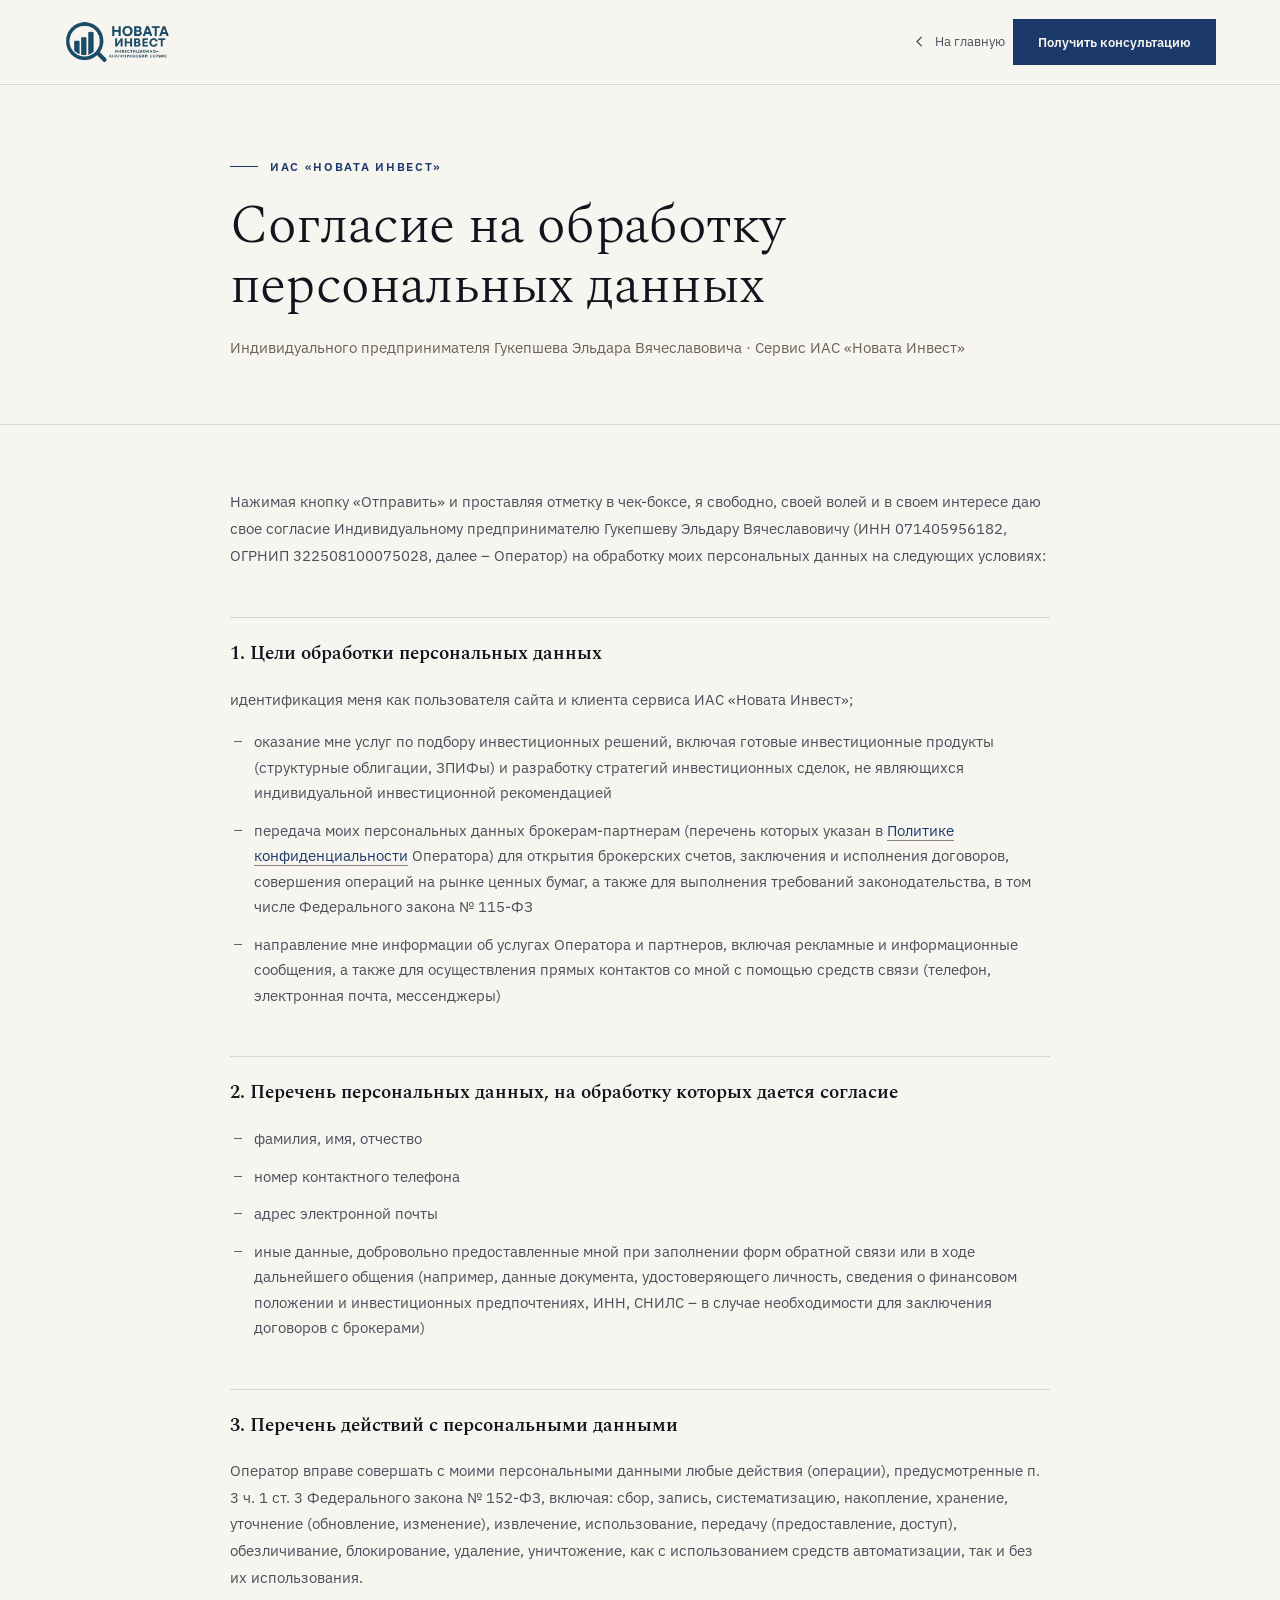
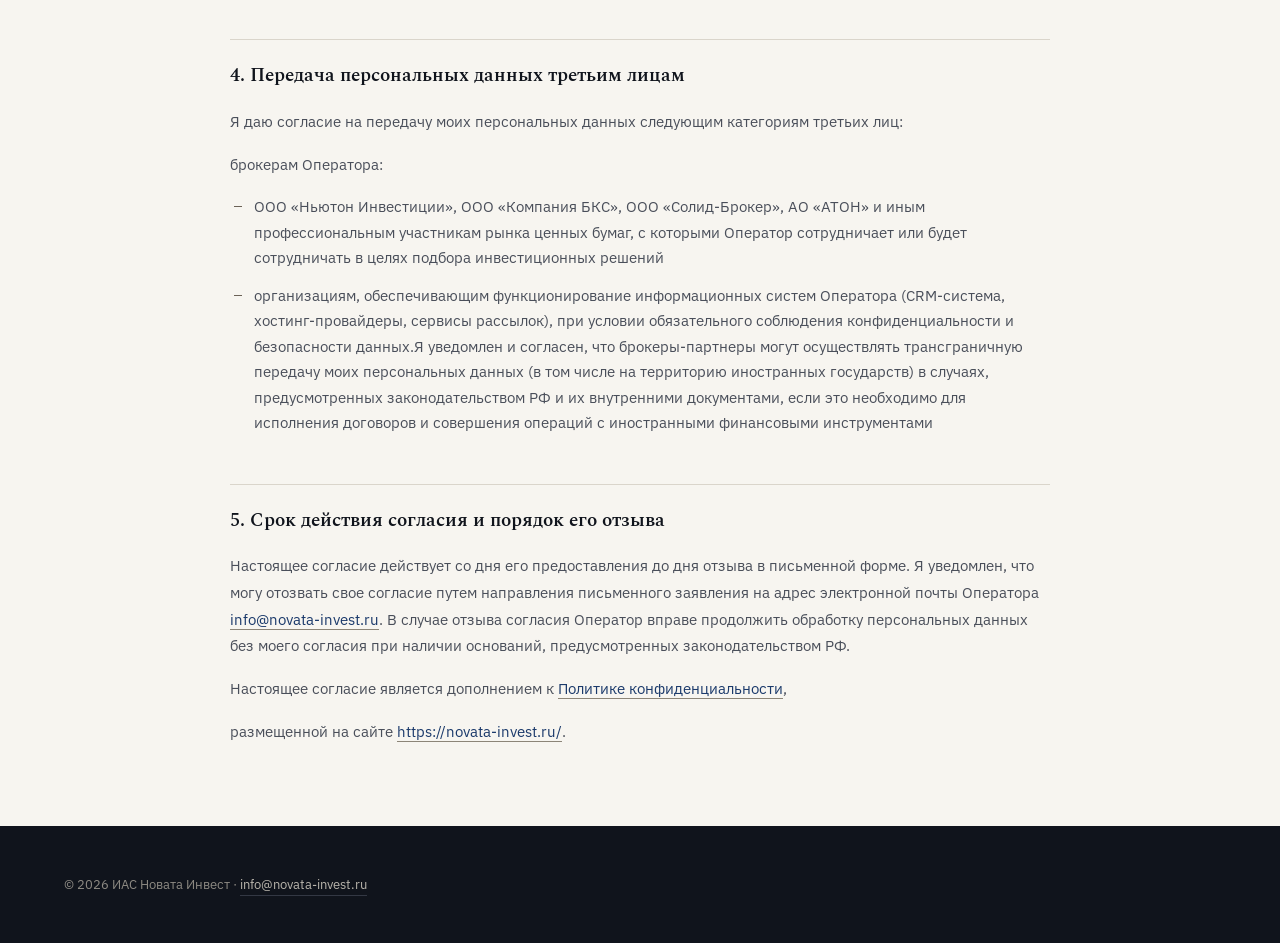
<file: agreement.html>
<!DOCTYPE html>
<html lang="ru">
<head>
<meta charset="UTF-8">
<meta name="viewport" content="width=device-width, initial-scale=1.0">
<title>Согласие на обработку персональных данных — Новата Инвест</title>
<meta name="description" content="Согласие на обработку персональных данных ИАС «Новата Инвест».">
<meta name="theme-color" content="#F7F5F0">
<meta name="robots" content="index,follow">
<link rel="icon" href="assets/favicon.ico">
<link rel="preconnect" href="https://fonts.googleapis.com">
<link rel="preconnect" href="https://fonts.gstatic.com" crossorigin>
<link href="https://fonts.googleapis.com/css2?family=Spectral:wght@300;400;600&family=IBM+Plex+Sans:wght@400;500;600&display=swap" rel="stylesheet">
<link rel="stylesheet" href="assets/novata.css">
<link rel="stylesheet" href="assets/site.css">
</head>
<body>

<header class="site-header doc-header" id="siteHeader">
  <div class="container site-header__inner">
    <a href="index.html" class="brand" aria-label="Новата Инвест">
      <img src="assets/logo.png" alt="Новата Инвест — инвестиционно-аналитический сервис" width="700" height="281">
    </a>
    <div class="header-actions">
      <a href="index.html" class="doc-back">
        <svg viewBox="0 0 24 24" fill="none" aria-hidden="true"><path d="M15 5l-7 7 7 7" stroke="currentColor" stroke-width="2.2" stroke-linecap="round" stroke-linejoin="round"/></svg>
        На главную
      </a>
      <a href="index.html#form" class="btn btn--primary btn--sm">Получить консультацию</a>
    </div>
  </div>
</header>

<section class="doc-hero">
  <div class="container container--narrow">
    <span class="eyebrow">ИАС «Новата Инвест»</span>
    <h1 class="h1">Согласие на обработку персональных данных</h1>
    <p class="doc-hero__sub">Индивидуального предпринимателя Гукепшева Эльдара Вячеславовича · Сервис ИАС «Новата Инвест»</p>
  </div>
</section>

<main class="doc">
  <div class="container container--narrow">
    <div class="doc__layout">
      <article class="doc__content">
        <p>Нажимая кнопку «Отправить» и проставляя отметку в чек-боксе, я свободно, своей волей и в своем интересе даю свое согласие Индивидуальному предпринимателю Гукепшеву Эльдару Вячеславовичу (ИНН 071405956182, ОГРНИП 322508100075028, далее – Оператор) на обработку моих персональных данных на следующих условиях:</p>

        <h2 id="a1">1. Цели обработки персональных данных</h2>
        <p>идентификация меня как пользователя сайта и клиента сервиса ИАС «Новата Инвест»;</p>
        <ul>
          <li>оказание мне услуг по подбору инвестиционных решений, включая готовые инвестиционные продукты (структурные облигации, ЗПИФы) и разработку стратегий инвестиционных сделок, не являющихся индивидуальной инвестиционной рекомендацией</li>
          <li>передача моих персональных данных брокерам-партнерам (перечень которых указан в <a href="policy.html">Политике конфиденциальности</a> Оператора) для открытия брокерских счетов, заключения и исполнения договоров, совершения операций на рынке ценных бумаг, а также для выполнения требований законодательства, в том числе Федерального закона № 115-ФЗ</li>
          <li>направление мне информации об услугах Оператора и партнеров, включая рекламные и информационные сообщения, а также для осуществления прямых контактов со мной с помощью средств связи (телефон, электронная почта, мессенджеры)</li>
        </ul>

        <h2 id="a2">2. Перечень персональных данных, на обработку которых дается согласие</h2>
        <ul>
          <li>фамилия, имя, отчество</li>
          <li>номер контактного телефона</li>
          <li>адрес электронной почты</li>
          <li>иные данные, добровольно предоставленные мной при заполнении форм обратной связи или в ходе дальнейшего общения (например, данные документа, удостоверяющего личность, сведения о финансовом положении и инвестиционных предпочтениях, ИНН, СНИЛС – в случае необходимости для заключения договоров с брокерами)</li>
        </ul>

        <h2 id="a3">3. Перечень действий с персональными данными</h2>
        <p>Оператор вправе совершать с моими персональными данными любые действия (операции), предусмотренные п. 3 ч. 1 ст. 3 Федерального закона № 152-ФЗ, включая: сбор, запись, систематизацию, накопление, хранение, уточнение (обновление, изменение), извлечение, использование, передачу (предоставление, доступ), обезличивание, блокирование, удаление, уничтожение, как с использованием средств автоматизации, так и без их использования.</p>

        <h2 id="a4">4. Передача персональных данных третьим лицам</h2>
        <p>Я даю согласие на передачу моих персональных данных следующим категориям третьих лиц:</p>
        <p>брокерам Оператора:</p>
        <ul>
          <li>ООО «Ньютон Инвестиции», ООО «Компания БКС», ООО «Солид-Брокер», АО «АТОН» и иным профессиональным участникам рынка ценных бумаг, с которыми Оператор сотрудничает или будет сотрудничать в целях подбора инвестиционных решений</li>
          <li>организациям, обеспечивающим функционирование информационных систем Оператора (CRM-система, хостинг-провайдеры, сервисы рассылок), при условии обязательного соблюдения конфиденциальности и безопасности данных.Я уведомлен и согласен, что брокеры-партнеры могут осуществлять трансграничную передачу моих персональных данных (в том числе на территорию иностранных государств) в случаях, предусмотренных законодательством РФ и их внутренними документами, если это необходимо для исполнения договоров и совершения операций с иностранными финансовыми инструментами</li>
        </ul>

        <h2 id="a5">5. Срок действия согласия и порядок его отзыва</h2>
        <p>Настоящее согласие действует со дня его предоставления до дня отзыва в письменной форме. Я уведомлен, что могу отозвать свое согласие путем направления письменного заявления на адрес электронной почты Оператора <a href="mailto:info@novata-invest.ru">info@novata-invest.ru</a>. В случае отзыва согласия Оператор вправе продолжить обработку персональных данных без моего согласия при наличии оснований, предусмотренных законодательством РФ.</p>
        <p>Настоящее согласие является дополнением к <a href="policy.html">Политике конфиденциальности</a>,</p>
        <p>размещенной на сайте <a href="https://novata-invest.ru/" rel="noopener">https://novata-invest.ru/</a>.</p>
      </article>
    </div>
  </div>
</main>

<footer class="doc-foot on-ink">
  <div class="container">
    <p>© 2026 ИАС Новата Инвест · <a href="mailto:info@novata-invest.ru">info@novata-invest.ru</a></p>
  </div>
</footer>

<script src="assets/site.js"></script>
</body>
</html>
</file>
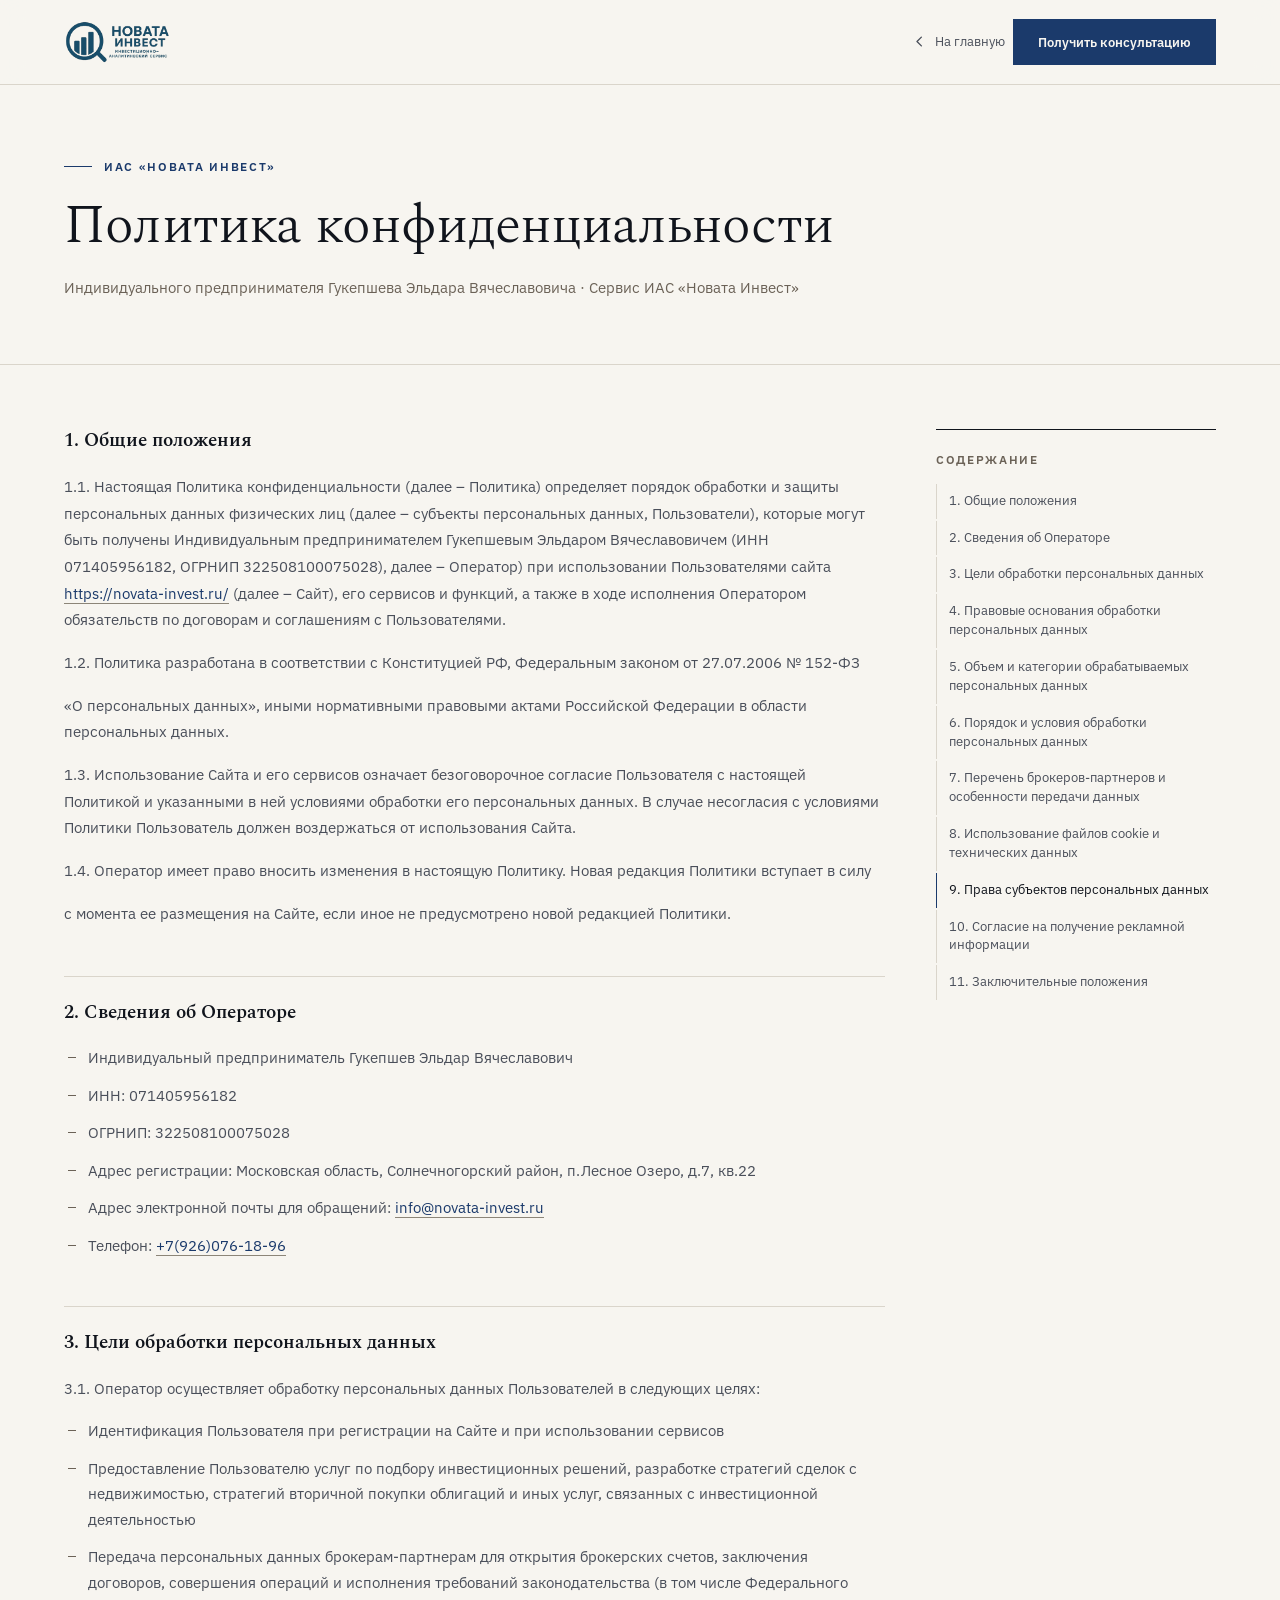
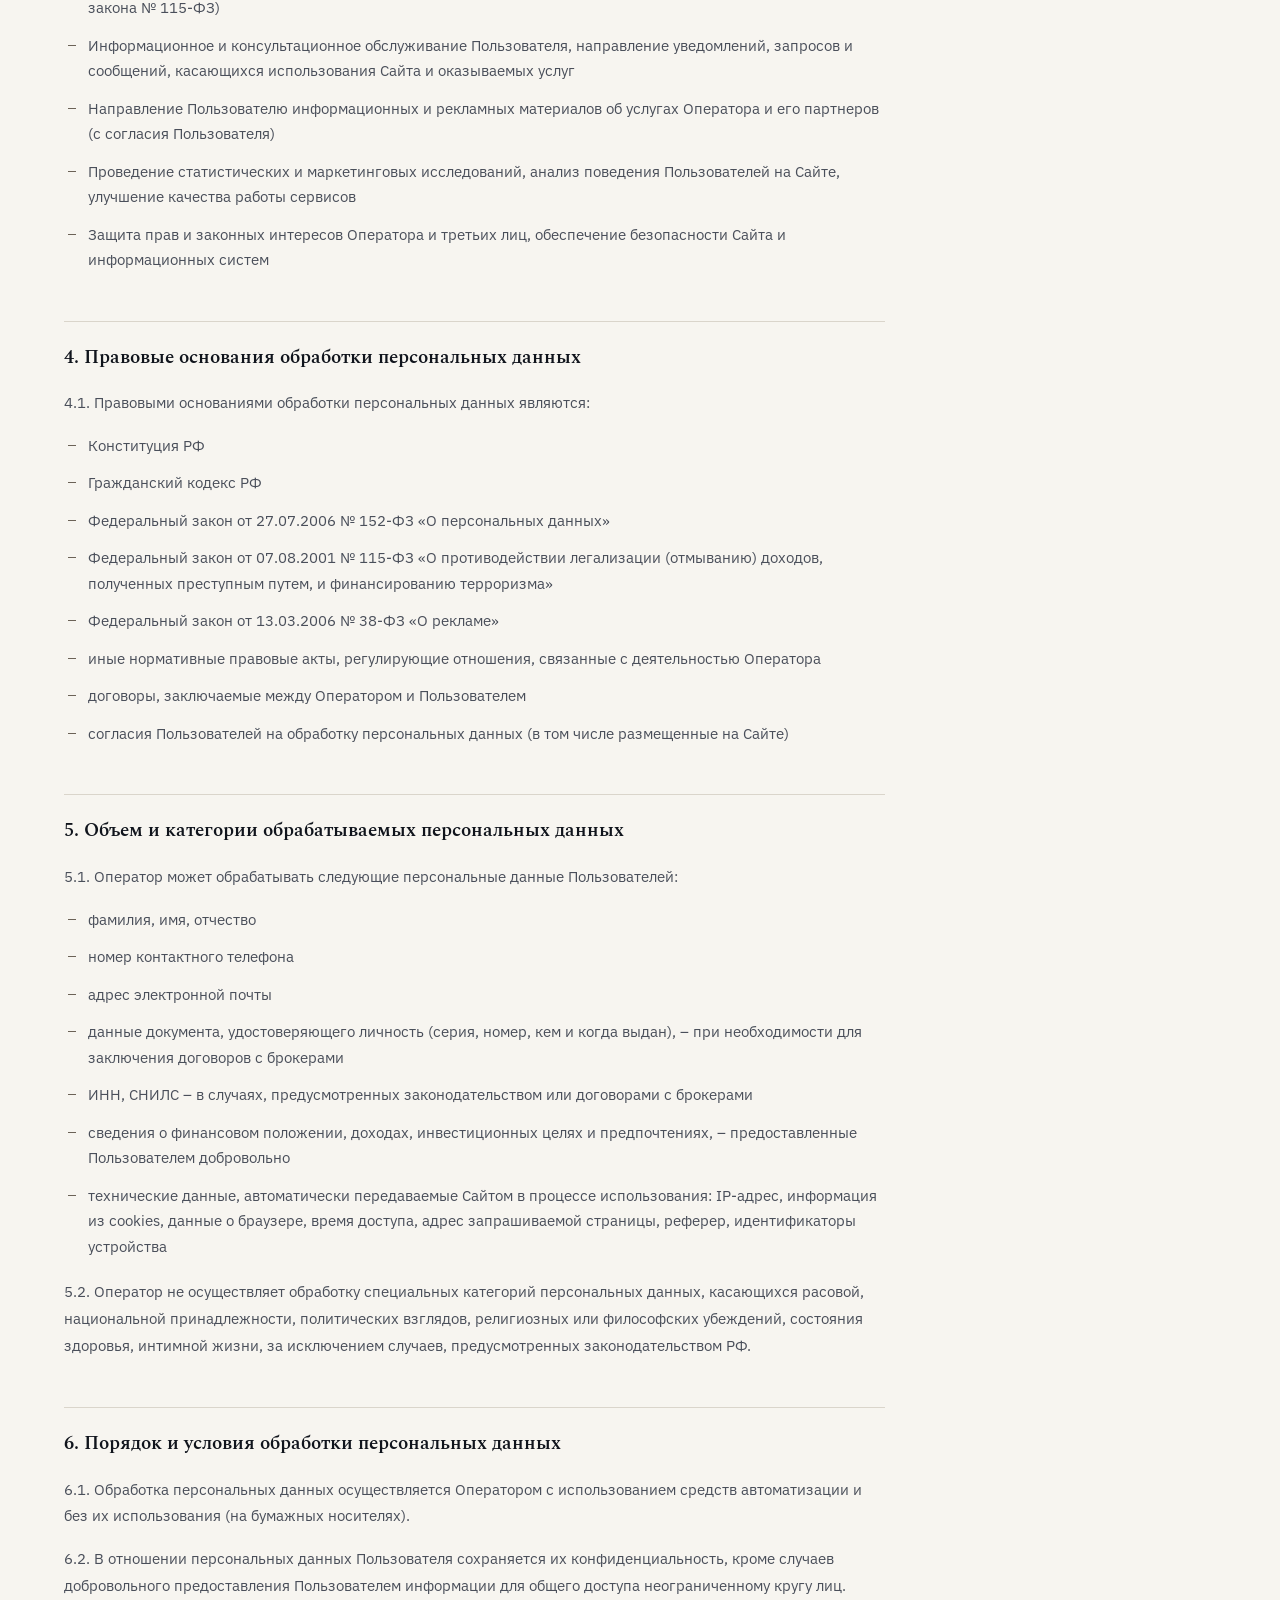
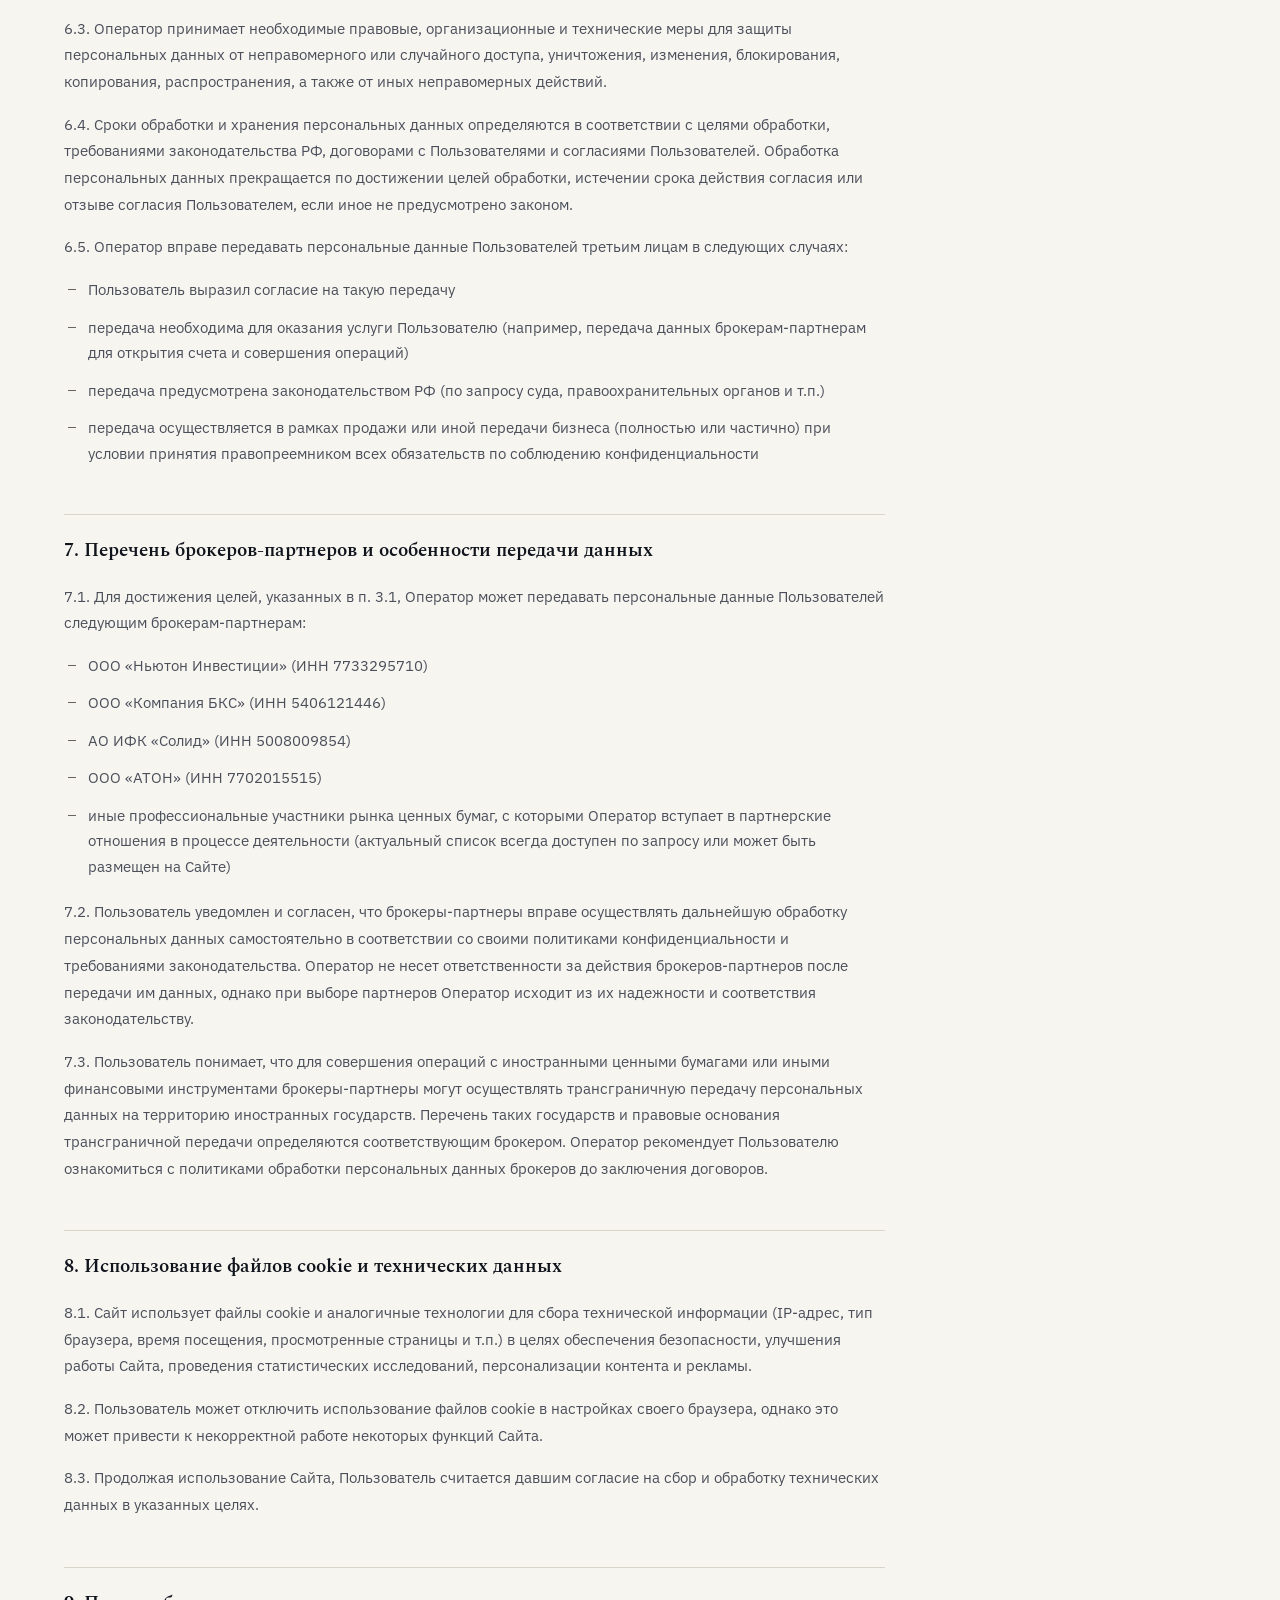
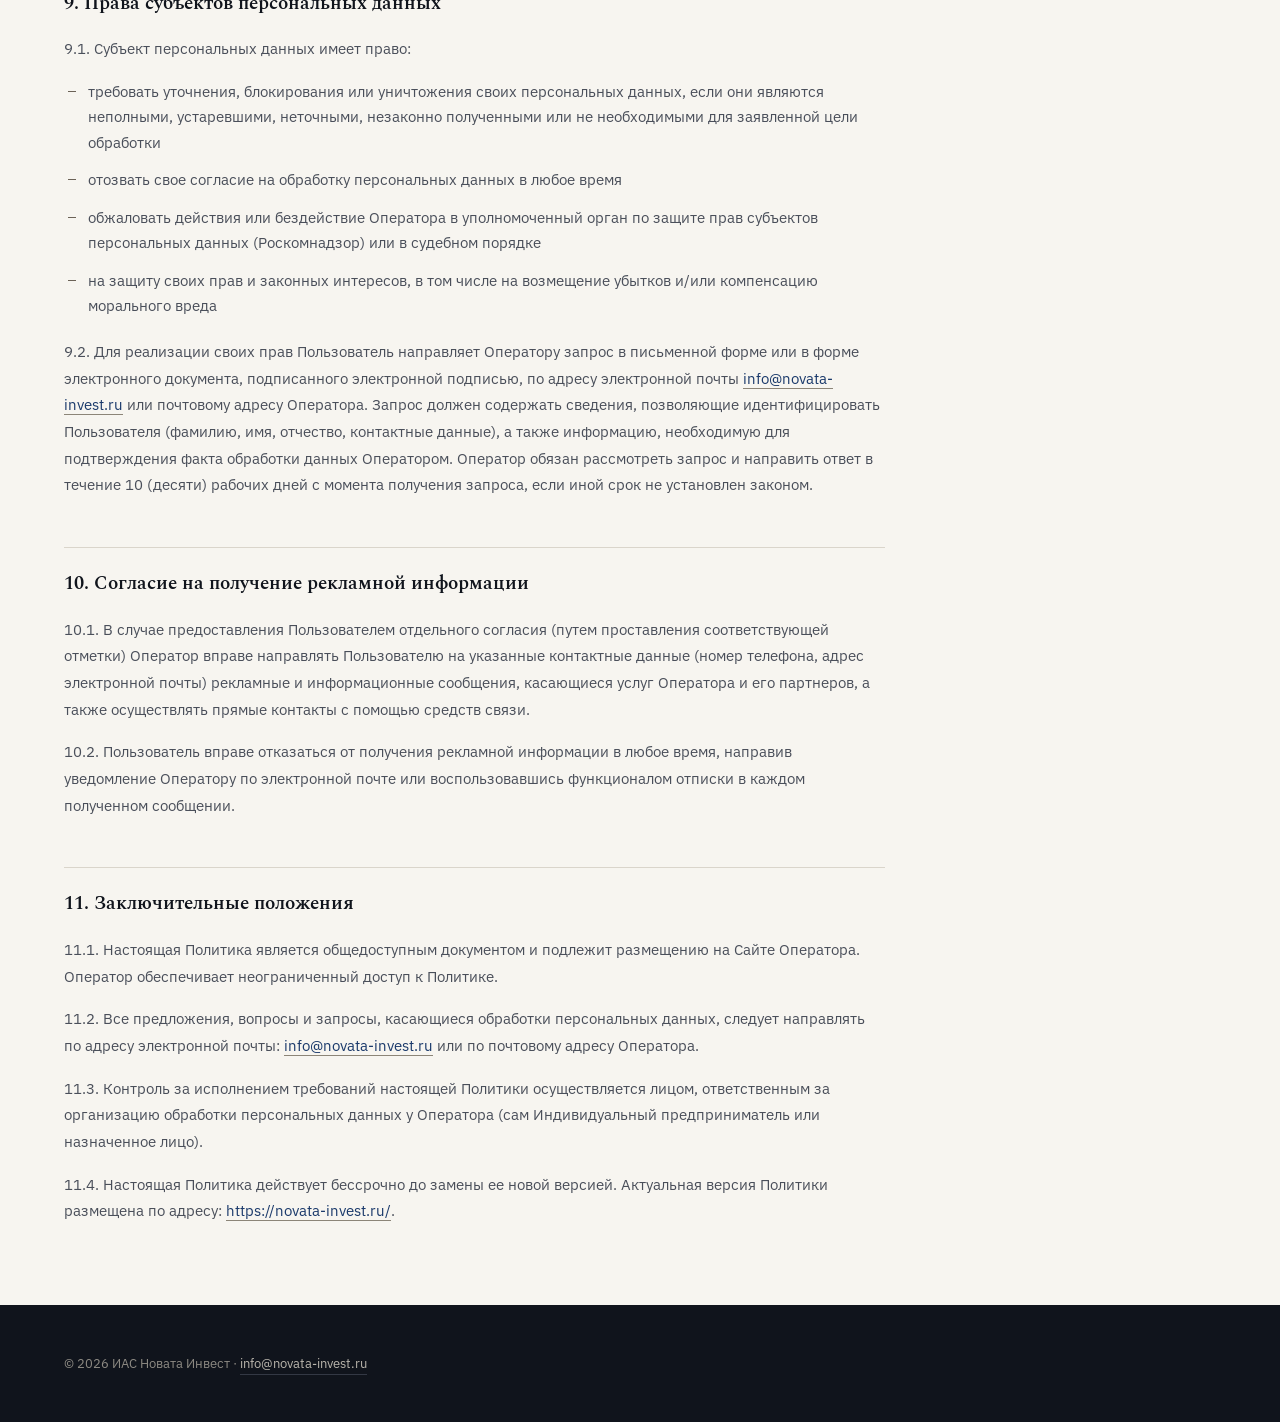
<file: policy.html>
<!DOCTYPE html>
<html lang="ru">
<head>
<meta charset="UTF-8">
<meta name="viewport" content="width=device-width, initial-scale=1.0">
<title>Политика конфиденциальности — Новата Инвест</title>
<meta name="description" content="Политика конфиденциальности ИАС «Новата Инвест».">
<meta name="theme-color" content="#F7F5F0">
<meta name="robots" content="index,follow">
<link rel="icon" href="assets/favicon.ico">
<link rel="preconnect" href="https://fonts.googleapis.com">
<link rel="preconnect" href="https://fonts.gstatic.com" crossorigin>
<link href="https://fonts.googleapis.com/css2?family=Spectral:wght@300;400;600&family=IBM+Plex+Sans:wght@400;500;600&display=swap" rel="stylesheet">
<link rel="stylesheet" href="assets/novata.css">
<link rel="stylesheet" href="assets/site.css">
</head>
<body>

<header class="site-header doc-header" id="siteHeader">
  <div class="container site-header__inner">
    <a href="index.html" class="brand" aria-label="Новата Инвест">
      <img src="assets/logo.png" alt="Новата Инвест — инвестиционно-аналитический сервис" width="700" height="281">
    </a>
    <div class="header-actions">
      <a href="index.html" class="doc-back">
        <svg viewBox="0 0 24 24" fill="none" aria-hidden="true"><path d="M15 5l-7 7 7 7" stroke="currentColor" stroke-width="2.2" stroke-linecap="round" stroke-linejoin="round"/></svg>
        На главную
      </a>
      <a href="index.html#form" class="btn btn--primary btn--sm">Получить консультацию</a>
    </div>
  </div>
</header>

<section class="doc-hero">
  <div class="container">
    <span class="eyebrow">ИАС «Новата Инвест»</span>
    <h1 class="h1">Политика конфиденциальности</h1>
    <p class="doc-hero__sub">Индивидуального предпринимателя Гукепшева Эльдара Вячеславовича · Сервис ИАС «Новата Инвест»</p>
  </div>
</section>

<main class="doc">
  <div class="container">
    <div class="doc__layout doc__layout--with-toc">
      <article class="doc__content">
        <h2 id="p1">1. Общие положения</h2>
        <p>1.1. Настоящая Политика конфиденциальности (далее – Политика) определяет порядок обработки и защиты персональных данных физических лиц (далее – субъекты персональных данных, Пользователи), которые могут быть получены Индивидуальным предпринимателем Гукепшевым Эльдаром Вячеславовичем (ИНН 071405956182, ОГРНИП 322508100075028), далее – Оператор) при использовании Пользователями сайта <a href="https://novata-invest.ru/" rel="noopener">https://novata-invest.ru/</a> (далее – Сайт), его сервисов и функций, а также в ходе исполнения Оператором обязательств по договорам и соглашениям с Пользователями.</p>
        <p>1.2. Политика разработана в соответствии с Конституцией РФ, Федеральным законом от 27.07.2006 № 152-ФЗ</p>
        <p>«О персональных данных», иными нормативными правовыми актами Российской Федерации в области персональных данных.</p>
        <p>1.3. Использование Сайта и его сервисов означает безоговорочное согласие Пользователя с настоящей Политикой и указанными в ней условиями обработки его персональных данных. В случае несогласия с условиями Политики Пользователь должен воздержаться от использования Сайта.</p>
        <p>1.4. Оператор имеет право вносить изменения в настоящую Политику. Новая редакция Политики вступает в силу</p>
        <p>с момента ее размещения на Сайте, если иное не предусмотрено новой редакцией Политики.</p>

        <h2 id="p2">2. Сведения об Операторе</h2>
        <ul>
          <li>Индивидуальный предприниматель Гукепшев Эльдар Вячеславович</li>
          <li>ИНН: 071405956182</li>
          <li>ОГРНИП: 322508100075028</li>
          <li>Адрес регистрации: Московская область, Солнечногорский район, п.Лесное Озеро, д.7, кв.22</li>
          <li>Адрес электронной почты для обращений: <a href="mailto:info@novata-invest.ru">info@novata-invest.ru</a></li>
          <li>Телефон: <a href="tel:+79260761896">+7(926)076-18-96</a></li>
        </ul>

        <h2 id="p3">3. Цели обработки персональных данных</h2>
        <p>3.1. Оператор осуществляет обработку персональных данных Пользователей в следующих целях:</p>
        <ul>
          <li>Идентификация Пользователя при регистрации на Сайте и при использовании сервисов</li>
          <li>Предоставление Пользователю услуг по подбору инвестиционных решений, разработке стратегий сделок с недвижимостью, стратегий вторичной покупки облигаций и иных услуг, связанных с инвестиционной деятельностью</li>
          <li>Передача персональных данных брокерам-партнерам для открытия брокерских счетов, заключения договоров, совершения операций и исполнения требований законодательства (в том числе Федерального закона № 115-ФЗ)</li>
          <li>Информационное и консультационное обслуживание Пользователя, направление уведомлений, запросов и сообщений, касающихся использования Сайта и оказываемых услуг</li>
          <li>Направление Пользователю информационных и рекламных материалов об услугах Оператора и его партнеров (с согласия Пользователя)</li>
          <li>Проведение статистических и маркетинговых исследований, анализ поведения Пользователей на Сайте, улучшение качества работы сервисов</li>
          <li>Защита прав и законных интересов Оператора и третьих лиц, обеспечение безопасности Сайта и информационных систем</li>
        </ul>

        <h2 id="p4">4. Правовые основания обработки персональных данных</h2>
        <p>4.1. Правовыми основаниями обработки персональных данных являются:</p>
        <ul>
          <li>Конституция РФ</li>
          <li>Гражданский кодекс РФ</li>
          <li>Федеральный закон от 27.07.2006 № 152-ФЗ «О персональных данных»</li>
          <li>Федеральный закон от 07.08.2001 № 115-ФЗ «О противодействии легализации (отмыванию) доходов, полученных преступным путем, и финансированию терроризма»</li>
          <li>Федеральный закон от 13.03.2006 № 38-ФЗ «О рекламе»</li>
          <li>иные нормативные правовые акты, регулирующие отношения, связанные с деятельностью Оператора</li>
          <li>договоры, заключаемые между Оператором и Пользователем</li>
          <li>согласия Пользователей на обработку персональных данных (в том числе размещенные на Сайте)</li>
        </ul>

        <h2 id="p5">5. Объем и категории обрабатываемых персональных данных</h2>
        <p>5.1. Оператор может обрабатывать следующие персональные данные Пользователей:</p>
        <ul>
          <li>фамилия, имя, отчество</li>
          <li>номер контактного телефона</li>
          <li>адрес электронной почты</li>
          <li>данные документа, удостоверяющего личность (серия, номер, кем и когда выдан), – при необходимости для заключения договоров с брокерами</li>
          <li>ИНН, СНИЛС – в случаях, предусмотренных законодательством или договорами с брокерами</li>
          <li>сведения о финансовом положении, доходах, инвестиционных целях и предпочтениях, – предоставленные Пользователем добровольно</li>
          <li>технические данные, автоматически передаваемые Сайтом в процессе использования: IP-адрес, информация из cookies, данные о браузере, время доступа, адрес запрашиваемой страницы, реферер, идентификаторы устройства</li>
        </ul>
        <p>5.2. Оператор не осуществляет обработку специальных категорий персональных данных, касающихся расовой, национальной принадлежности, политических взглядов, религиозных или философских убеждений, состояния здоровья, интимной жизни, за исключением случаев, предусмотренных законодательством РФ.</p>

        <h2 id="p6">6. Порядок и условия обработки персональных данных</h2>
        <p>6.1. Обработка персональных данных осуществляется Оператором с использованием средств автоматизации и без их использования (на бумажных носителях).</p>
        <p>6.2. В отношении персональных данных Пользователя сохраняется их конфиденциальность, кроме случаев добровольного предоставления Пользователем информации для общего доступа неограниченному кругу лиц.</p>
        <p>6.3. Оператор принимает необходимые правовые, организационные и технические меры для защиты персональных данных от неправомерного или случайного доступа, уничтожения, изменения, блокирования, копирования, распространения, а также от иных неправомерных действий.</p>
        <p>6.4. Сроки обработки и хранения персональных данных определяются в соответствии с целями обработки, требованиями законодательства РФ, договорами с Пользователями и согласиями Пользователей. Обработка персональных данных прекращается по достижении целей обработки, истечении срока действия согласия или отзыве согласия Пользователем, если иное не предусмотрено законом.</p>
        <p>6.5. Оператор вправе передавать персональные данные Пользователей третьим лицам в следующих случаях:</p>
        <ul>
          <li>Пользователь выразил согласие на такую передачу</li>
          <li>передача необходима для оказания услуги Пользователю (например, передача данных брокерам-партнерам для открытия счета и совершения операций)</li>
          <li>передача предусмотрена законодательством РФ (по запросу суда, правоохранительных органов и т.п.)</li>
          <li>передача осуществляется в рамках продажи или иной передачи бизнеса (полностью или частично) при условии принятия правопреемником всех обязательств по соблюдению конфиденциальности</li>
        </ul>

        <h2 id="p7">7. Перечень брокеров-партнеров и особенности передачи данных</h2>
        <p>7.1. Для достижения целей, указанных в п. 3.1, Оператор может передавать персональные данные Пользователей следующим брокерам-партнерам:</p>
        <ul>
          <li>ООО «Ньютон Инвестиции» (ИНН 7733295710)</li>
          <li>ООО «Компания БКС» (ИНН 5406121446)</li>
          <li>АО ИФК «Солид» (ИНН 5008009854)</li>
          <li>ООО «АТОН» (ИНН 7702015515)</li>
          <li>иные профессиональные участники рынка ценных бумаг, с которыми Оператор вступает в партнерские отношения в процессе деятельности (актуальный список всегда доступен по запросу или может быть размещен на Сайте)</li>
        </ul>
        <p>7.2. Пользователь уведомлен и согласен, что брокеры-партнеры вправе осуществлять дальнейшую обработку персональных данных самостоятельно в соответствии со своими политиками конфиденциальности и требованиями законодательства. Оператор не несет ответственности за действия брокеров-партнеров после передачи им данных, однако при выборе партнеров Оператор исходит из их надежности и соответствия законодательству.</p>
        <p>7.3. Пользователь понимает, что для совершения операций с иностранными ценными бумагами или иными финансовыми инструментами брокеры-партнеры могут осуществлять трансграничную передачу персональных данных на территорию иностранных государств. Перечень таких государств и правовые основания трансграничной передачи определяются соответствующим брокером. Оператор рекомендует Пользователю ознакомиться с политиками обработки персональных данных брокеров до заключения договоров.</p>

        <h2 id="p8">8. Использование файлов cookie и технических данных</h2>
        <p>8.1. Сайт использует файлы cookie и аналогичные технологии для сбора технической информации (IP-адрес, тип браузера, время посещения, просмотренные страницы и т.п.) в целях обеспечения безопасности, улучшения работы Сайта, проведения статистических исследований, персонализации контента и рекламы.</p>
        <p>8.2. Пользователь может отключить использование файлов cookie в настройках своего браузера, однако это может привести к некорректной работе некоторых функций Сайта.</p>
        <p>8.3. Продолжая использование Сайта, Пользователь считается давшим согласие на сбор и обработку технических данных в указанных целях.</p>

        <h2 id="p9">9. Права субъектов персональных данных</h2>
        <p>9.1. Субъект персональных данных имеет право:</p>
        <ul>
          <li>требовать уточнения, блокирования или уничтожения своих персональных данных, если они являются неполными, устаревшими, неточными, незаконно полученными или не необходимыми для заявленной цели обработки</li>
          <li>отозвать свое согласие на обработку персональных данных в любое время</li>
          <li>обжаловать действия или бездействие Оператора в уполномоченный орган по защите прав субъектов персональных данных (Роскомнадзор) или в судебном порядке</li>
          <li>на защиту своих прав и законных интересов, в том числе на возмещение убытков и/или компенсацию морального вреда</li>
        </ul>
        <p>9.2. Для реализации своих прав Пользователь направляет Оператору запрос в письменной форме или в форме электронного документа, подписанного электронной подписью, по адресу электронной почты <a href="mailto:info@novata-invest.ru">info@novata-invest.ru</a> или почтовому адресу Оператора. Запрос должен содержать сведения, позволяющие идентифицировать Пользователя (фамилию, имя, отчество, контактные данные), а также информацию, необходимую для подтверждения факта обработки данных Оператором. Оператор обязан рассмотреть запрос и направить ответ в течение 10 (десяти) рабочих дней с момента получения запроса, если иной срок не установлен законом.</p>

        <h2 id="p10">10. Согласие на получение рекламной информации</h2>
        <p>10.1. В случае предоставления Пользователем отдельного согласия (путем проставления соответствующей отметки) Оператор вправе направлять Пользователю на указанные контактные данные (номер телефона, адрес электронной почты) рекламные и информационные сообщения, касающиеся услуг Оператора и его партнеров, а также осуществлять прямые контакты с помощью средств связи.</p>
        <p>10.2. Пользователь вправе отказаться от получения рекламной информации в любое время, направив уведомление Оператору по электронной почте или воспользовавшись функционалом отписки в каждом полученном сообщении.</p>

        <h2 id="p11">11. Заключительные положения</h2>
        <p>11.1. Настоящая Политика является общедоступным документом и подлежит размещению на Сайте Оператора. Оператор обеспечивает неограниченный доступ к Политике.</p>
        <p>11.2. Все предложения, вопросы и запросы, касающиеся обработки персональных данных, следует направлять по адресу электронной почты: <a href="mailto:info@novata-invest.ru">info@novata-invest.ru</a> или по почтовому адресу Оператора.</p>
        <p>11.3. Контроль за исполнением требований настоящей Политики осуществляется лицом, ответственным за организацию обработки персональных данных у Оператора (сам Индивидуальный предприниматель или назначенное лицо).</p>
        <p>11.4. Настоящая Политика действует бессрочно до замены ее новой версией. Актуальная версия Политики размещена по адресу: <a href="https://novata-invest.ru/" rel="noopener">https://novata-invest.ru/</a>.</p>
      </article>

      <nav class="doc-toc" aria-label="Содержание">
        <div class="doc-toc__label">Содержание</div>
        <a href="#p1">1. Общие положения</a>
        <a href="#p2">2. Сведения об Операторе</a>
        <a href="#p3">3. Цели обработки персональных данных</a>
        <a href="#p4">4. Правовые основания обработки персональных данных</a>
        <a href="#p5">5. Объем и категории обрабатываемых персональных данных</a>
        <a href="#p6">6. Порядок и условия обработки персональных данных</a>
        <a href="#p7">7. Перечень брокеров-партнеров и особенности передачи данных</a>
        <a href="#p8">8. Использование файлов cookie и технических данных</a>
        <a href="#p9">9. Права субъектов персональных данных</a>
        <a href="#p10">10. Согласие на получение рекламной информации</a>
        <a href="#p11">11. Заключительные положения</a>
      </nav>
    </div>
  </div>
</main>

<footer class="doc-foot on-ink">
  <div class="container">
    <p>© 2026 ИАС Новата Инвест · <a href="mailto:info@novata-invest.ru">info@novata-invest.ru</a></p>
  </div>
</footer>

<script src="assets/site.js"></script>
<script>
// Подсветка активного пункта содержания
(function () {
  var links = Array.prototype.slice.call(document.querySelectorAll('.doc-toc a'));
  if (!links.length || !('IntersectionObserver' in window)) return;
  var heads = links.map(function (a) { return document.querySelector(a.getAttribute('href')); }).filter(Boolean);
  var obs = new IntersectionObserver(function (entries) {
    entries.forEach(function (entry) {
      if (!entry.isIntersecting) return;
      links.forEach(function (a) {
        a.classList.toggle('is-active', a.getAttribute('href') === '#' + entry.target.id);
      });
    });
  }, { rootMargin: '-15% 0px -70% 0px' });
  heads.forEach(function (h) { obs.observe(h); });
})();
</script>
</body>
</html>
</file>
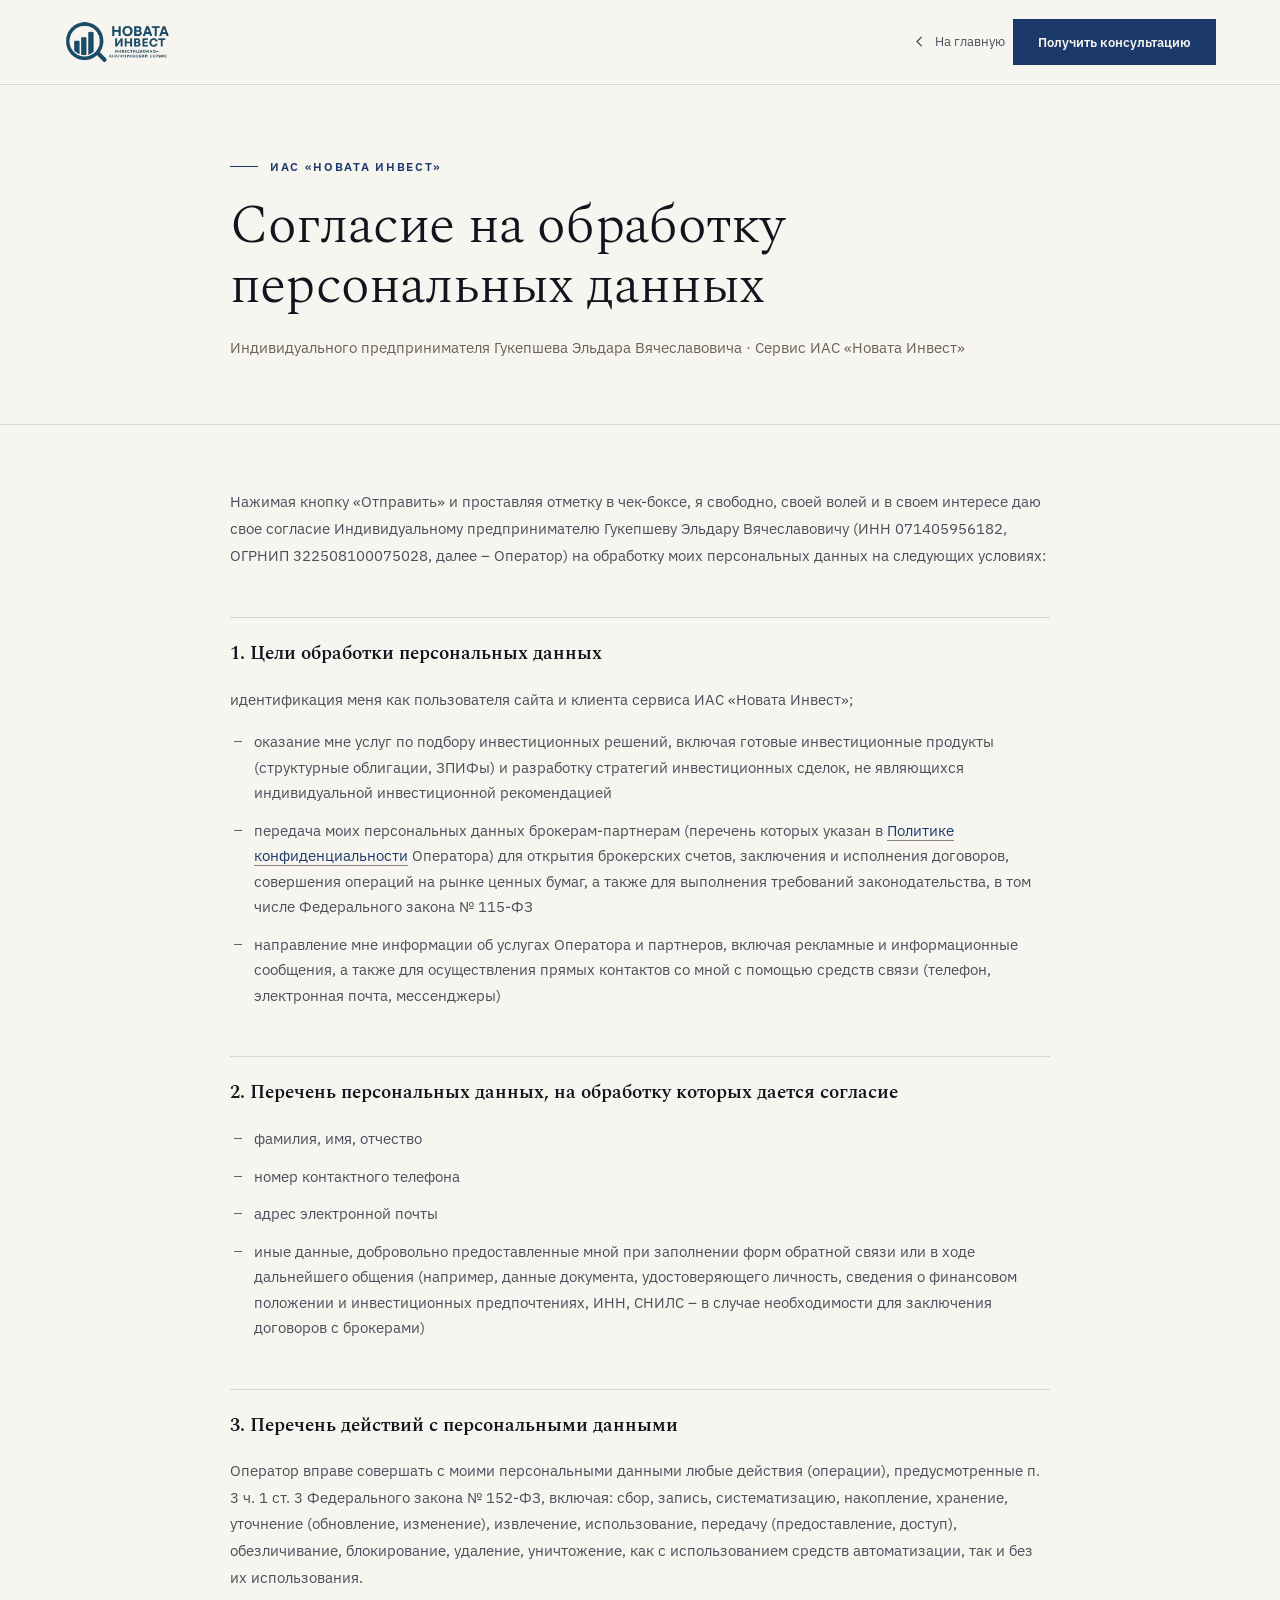
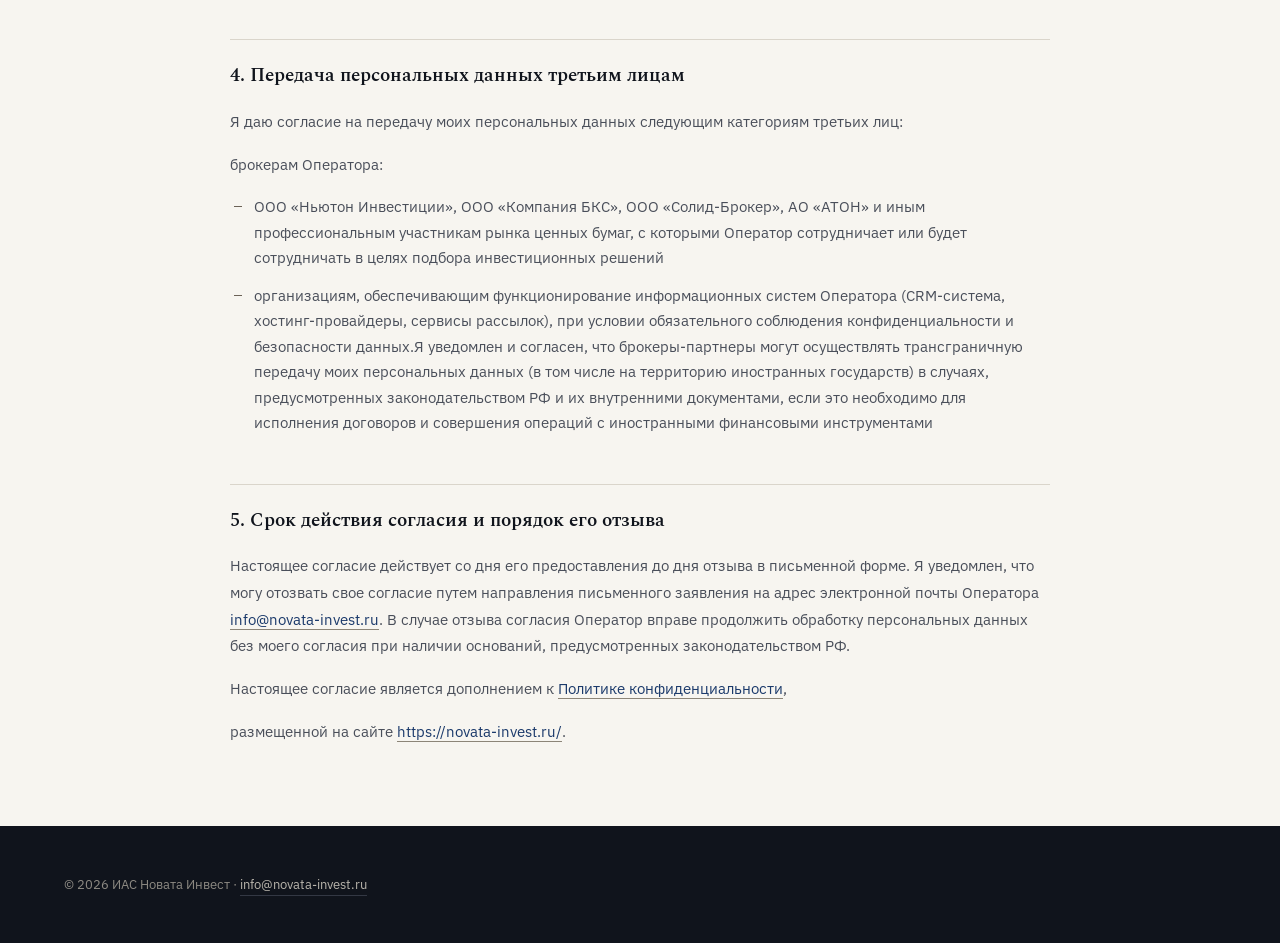
<file: standalone/agreement.html>
<!DOCTYPE html>
<html lang="ru">
<head>
<meta charset="UTF-8">
<meta name="viewport" content="width=device-width, initial-scale=1.0">
<title>Согласие на обработку персональных данных — Новата Инвест</title>
<meta name="description" content="Согласие на обработку персональных данных ИАС «Новата Инвест».">
<meta name="theme-color" content="#F7F5F0">
<meta name="robots" content="index,follow">
<link rel="icon" href="[data-uri]">
<link rel="preconnect" href="https://fonts.googleapis.com">
<link rel="preconnect" href="https://fonts.gstatic.com" crossorigin>
<link href="https://fonts.googleapis.com/css2?family=Spectral:wght@300;400;600&family=IBM+Plex+Sans:wght@400;500;600&display=swap" rel="stylesheet">
<style>
/* ==========================================================================
   NOVATA INVEST — DESIGN SYSTEM v3 «Институциональный»
   Бумажный фон, крупная антиква, волосяные линейки вместо карточек,
   нулевые скругления, один чернильно-синий акцент.
   Токены → примитивы → компоненты. Раскладка страниц — в site.css.
   ========================================================================== */

/* --------------------------------------------------------------------------
   1. TOKENS
   -------------------------------------------------------------------------- */
:root{
  /* — Поверхности ————————————————————————— */
  --nv-paper:#F7F5F0;     /* основной фон — тёплая бумага */
  --nv-plate:#FFFFFF;     /* белая плашка: поля ввода, карточка формы, снимки */
  --nv-recess:#EEEAE1;    /* утопленная подложка: цитаты, дисклеймеры */

  /* — Чернила ————————————————————————————— */
  --nv-ink:#10141C;       /* заголовки, тёмные полосы */
  --nv-ink-2:#4A4F5A;     /* основной текст */
  --nv-ink-3:#6B6257;     /* подписи, даты, дисклеймеры */

  /* — Линейки ————————————————————————————— */
  --nv-rule:#DAD5CB;          /* разделитель — декоративный */
  --nv-rule-strong:#10141C;   /* акцентная линейка над блоком */
  --nv-rule-control:#8C8578;  /* граница поля ввода — несёт смысл, 3.5:1 */

  /* — Акцент —————————————————————————————— */
  --nv-accent:#1B3A6B;
  --nv-accent-hover:#0E2547;
  --nv-accent-soft:#E7EBF2;

  /* — На тёмном ———————————————————————————— */
  --nv-on-ink:#F7F5F0;
  --nv-on-ink-2:#B9B5AC;
  --nv-on-ink-3:#8D8A83;
  --nv-on-ink-rule:#333844;
  --nv-on-ink-link:#C9D4E8;

  /* — Состояния ————————————————————————————— */
  --nv-danger:#8E2C20;
  --nv-danger-on-ink:#E39A8E;

  /* — Семантика ————————————————————————————— */
  --bg:var(--nv-paper);
  --fg:var(--nv-ink);
  --fg-muted:var(--nv-ink-2);
  --fg-subtle:var(--nv-ink-3);
  --rule:var(--nv-rule);
  --accent:var(--nv-accent);
  --accent-fg:var(--nv-paper);
  --danger:var(--nv-danger);

  /* — Шрифт ———————————————————————————————— */
  --font-display:'Spectral',Georgia,'Times New Roman',serif;
  --font-text:'IBM Plex Sans',-apple-system,BlinkMacSystemFont,'Segoe UI',Arial,sans-serif;

  --t-display:clamp(2.4rem,1.5rem + 3.4vw,4.25rem);
  --t-h1:clamp(2rem,1.3rem + 2.7vw,3.4rem);
  --t-h2:clamp(1.8rem,1.25rem + 2vw,2.9rem);
  --t-h3:clamp(1.15rem,1.05rem + .45vw,1.35rem);
  --t-lead:clamp(1.05rem,1rem + .35vw,1.2rem);
  --t-body:1rem;
  --t-sm:.9375rem;
  --t-xs:.8125rem;
  --t-2xs:.75rem;
  --tr-eyebrow:.14em;

  /* — Размеры ——————————————————————————————— */
  --s-1:4px;   --s-2:8px;   --s-3:12px;  --s-4:16px;
  --s-5:20px;  --s-6:24px;  --s-8:32px;  --s-10:40px;
  --s-12:48px; --s-16:64px; --s-20:80px; --s-24:96px; --s-32:128px;

  /* — Движение ——————————————————————————————— */
  --ease:cubic-bezier(.22,.61,.36,1);
  --ease-out:cubic-bezier(.16,1,.3,1);
  --dur-1:.16s; --dur-2:.28s; --dur-3:.55s;

  /* — Раскладка —————————————————————————————— */
  --container:1280px;
  --container-narrow:820px;
  --gutter:clamp(20px,5vw,72px);
  --header-h:84px;
}

/* Тёмная полоса: те же компоненты, перевёрнутая семантика. */
.on-ink{
  --bg:var(--nv-ink);
  --fg:var(--nv-on-ink);
  --fg-muted:var(--nv-on-ink-2);
  --fg-subtle:var(--nv-on-ink-3);
  --rule:var(--nv-on-ink-rule);
  --accent:var(--nv-on-ink);
  --accent-fg:var(--nv-ink);
  --danger:var(--nv-danger-on-ink);
  background:var(--bg);
  color:var(--fg);
}

/* --------------------------------------------------------------------------
   2. BASE
   -------------------------------------------------------------------------- */
*,*::before,*::after{box-sizing:border-box;margin:0;padding:0}
html{scroll-behavior:smooth;scroll-padding-top:calc(var(--header-h) + 24px);-webkit-text-size-adjust:100%}
body{
  font-family:var(--font-text);
  font-size:var(--t-body);
  line-height:1.62;
  color:var(--fg-muted);
  background:var(--bg);
  -webkit-font-smoothing:antialiased;
  -moz-osx-font-smoothing:grayscale;
  overflow-x:hidden;
}
img,svg{display:block;max-width:100%}
a{color:inherit;text-decoration:none}
button,input,textarea,select{font:inherit;color:inherit}
:focus-visible{outline:2px solid var(--accent);outline-offset:3px}
::selection{background:var(--nv-accent);color:var(--nv-paper)}

/* --------------------------------------------------------------------------
   3. РАСКЛАДКА
   -------------------------------------------------------------------------- */
.container{width:100%;max-width:calc(var(--container) + var(--gutter) * 2);margin-inline:auto;padding-inline:var(--gutter)}
.container--narrow{max-width:calc(var(--container-narrow) + var(--gutter) * 2)}
.section{padding-block:clamp(56px,7vw,104px)}
.section--tight{padding-block:clamp(44px,5vw,76px)}
.rule{height:1px;background:var(--rule);border:0}
.grid{display:grid;gap:clamp(24px,3vw,44px)}
.grid--2{grid-template-columns:repeat(2,minmax(0,1fr))}
.grid--3{grid-template-columns:repeat(3,minmax(0,1fr))}
.grid--4{grid-template-columns:repeat(4,minmax(0,1fr))}

/* --------------------------------------------------------------------------
   4. ТИПОГРАФИКА
   -------------------------------------------------------------------------- */
.display{
  font-family:var(--font-display);font-weight:300;
  font-size:var(--t-display);line-height:1.06;letter-spacing:-.015em;
  color:var(--fg);text-wrap:balance;overflow-wrap:break-word;
}
.h1{
  font-family:var(--font-display);font-weight:300;
  font-size:var(--t-h1);line-height:1.1;letter-spacing:-.015em;
  color:var(--fg);text-wrap:balance;overflow-wrap:break-word;
}
.h2{
  font-family:var(--font-display);font-weight:300;
  font-size:var(--t-h2);line-height:1.12;letter-spacing:-.015em;
  color:var(--fg);text-wrap:balance;overflow-wrap:break-word;
}
.h3{
  font-family:var(--font-display);font-weight:600;
  font-size:var(--t-h3);line-height:1.24;color:var(--fg);
}
.lead{font-size:var(--t-lead);line-height:1.62;color:var(--fg-muted);text-wrap:pretty}
.small{font-size:var(--t-sm);color:var(--fg-muted)}
.fine{font-size:var(--t-xs);line-height:1.66;color:var(--fg-subtle)}
.eyebrow{
  display:inline-flex;align-items:center;gap:var(--s-3);
  font-size:var(--t-2xs);font-weight:600;letter-spacing:var(--tr-eyebrow);
  text-transform:uppercase;color:var(--accent);
}
.eyebrow::before{content:'';display:block;width:28px;height:1px;background:currentColor;flex:0 0 auto}
.on-ink .eyebrow{color:var(--nv-on-ink-link)}
.serif-num{font-family:var(--font-display);font-weight:300;color:var(--accent)}

.section-head{max-width:820px;margin-bottom:clamp(32px,4vw,56px)}
.section-head .lead{margin-top:var(--s-5)}

/* --------------------------------------------------------------------------
   5. КНОПКИ
   -------------------------------------------------------------------------- */
.btn{
  --btn-bg:var(--accent);
  --btn-fg:var(--accent-fg);
  --btn-bd:transparent;
  display:inline-flex;align-items:center;justify-content:center;gap:var(--s-3);
  min-height:56px;padding:0 var(--s-8);border-radius:0;
  border:1px solid var(--btn-bd);background:var(--btn-bg);color:var(--btn-fg);
  font-family:var(--font-text);font-size:var(--t-sm);font-weight:600;line-height:1;
  text-align:center;white-space:nowrap;cursor:pointer;
  transition:background-color var(--dur-2) var(--ease),color var(--dur-2) var(--ease),
             border-color var(--dur-2) var(--ease),opacity var(--dur-2) var(--ease);
}
.btn:focus-visible{outline:2px solid var(--accent);outline-offset:3px}
.btn[disabled],.btn[aria-busy="true"]{opacity:.55;pointer-events:none}

.btn--primary{--btn-bg:var(--nv-accent);--btn-fg:var(--nv-paper)}
.btn--primary:hover{--btn-bg:var(--nv-accent-hover)}

.btn--ink{--btn-bg:var(--nv-ink);--btn-fg:var(--nv-paper)}
.btn--ink:hover{--btn-bg:var(--nv-accent)}

.btn--outline{--btn-bg:transparent;--btn-fg:var(--fg);--btn-bd:var(--fg)}
.btn--outline:hover{--btn-bg:var(--fg);--btn-fg:var(--bg)}

.btn--paper{--btn-bg:var(--nv-paper);--btn-fg:var(--nv-ink)}
.btn--paper:hover{--btn-bg:#fff}

.btn--sm{min-height:46px;padding:0 var(--s-6);font-size:var(--t-xs)}
.btn--lg{min-height:62px;padding:0 var(--s-10);font-size:var(--t-body)}
.btn--block{width:100%}

.btn__arrow{width:18px;height:18px;flex:0 0 auto}

/* Текстовая ссылка со стрелкой */
.link-arrow{
  display:inline-flex;align-items:center;gap:var(--s-3);
  font-size:var(--t-sm);font-weight:600;color:var(--accent);
  border-bottom:1px solid currentColor;padding-bottom:3px;
  transition:color var(--dur-1) var(--ease),gap var(--dur-2) var(--ease);
}
.link-arrow svg{width:16px;height:16px;flex:0 0 auto}
.link-arrow:hover{gap:var(--s-4);color:var(--nv-accent-hover)}
.on-ink .link-arrow{color:var(--nv-on-ink-link)}
.on-ink .link-arrow:hover{color:#fff}

/* Иконочная кнопка */
.icon-btn{
  display:inline-flex;align-items:center;justify-content:center;
  width:46px;height:46px;flex:0 0 auto;border-radius:0;
  border:1px solid var(--rule);background:transparent;color:var(--fg);
  cursor:pointer;transition:background-color var(--dur-2) var(--ease),color var(--dur-2) var(--ease),border-color var(--dur-2) var(--ease);
}
.icon-btn svg{width:18px;height:18px}
.icon-btn:hover{background:var(--nv-ink);border-color:var(--nv-ink);color:var(--nv-paper)}
.on-ink .icon-btn{border-color:var(--nv-on-ink-rule)}
.on-ink .icon-btn:hover{background:var(--nv-paper);border-color:var(--nv-paper);color:var(--nv-ink)}

/* --------------------------------------------------------------------------
   6. ПОВЕРХНОСТИ
   -------------------------------------------------------------------------- */
.plate{background:var(--nv-plate);border:1px solid var(--rule)}
.recess{background:var(--nv-recess)}

.marker{
  display:inline-flex;align-items:center;gap:var(--s-3);
  font-size:var(--t-2xs);font-weight:600;letter-spacing:var(--tr-eyebrow);
  text-transform:uppercase;color:var(--accent);
}
.marker::before{content:'';display:block;width:7px;height:7px;background:currentColor;flex:0 0 auto}
.on-ink .marker{color:var(--nv-on-ink-link)}

/* Список «строка — значение» на волосяных линейках */
.ledger{display:flex;flex-direction:column;border-top:1px solid var(--rule)}
.ledger__row{
  display:flex;justify-content:space-between;align-items:baseline;gap:var(--s-5);
  padding:var(--s-4) 0;border-bottom:1px solid var(--rule);
}
.ledger__key{font-size:var(--t-sm);color:var(--fg)}
.ledger__val{font-family:var(--font-display);font-size:var(--t-sm);color:var(--fg-subtle)}

/* --------------------------------------------------------------------------
   7. ПОЛЯ ФОРМЫ
   -------------------------------------------------------------------------- */
.field{display:block;margin-bottom:var(--s-5)}
.field__label{
  display:block;margin-bottom:var(--s-2);
  font-size:var(--t-2xs);font-weight:600;letter-spacing:.09em;
  text-transform:uppercase;color:var(--fg-subtle);
}
.input{
  width:100%;min-height:56px;padding:0 var(--s-4);border-radius:0;
  border:1px solid var(--nv-rule-control);background:var(--nv-plate);
  color:var(--nv-ink);font-family:var(--font-text);font-size:var(--t-sm);
  transition:border-color var(--dur-2) var(--ease),box-shadow var(--dur-2) var(--ease);
}
.input::placeholder{color:var(--nv-ink-3)}
.input:hover{border-color:var(--nv-ink-3)}
.input:focus{outline:none;border-color:var(--nv-accent);box-shadow:inset 0 0 0 1px var(--nv-accent)}
.input[aria-invalid="true"]{border-color:var(--nv-danger);box-shadow:inset 0 0 0 1px var(--nv-danger)}
.field__error{display:none;margin-top:6px;font-size:var(--t-xs);font-weight:600;color:var(--danger)}
.field.is-invalid .field__error{display:block}

.check{display:flex;align-items:flex-start;gap:var(--s-3);margin-bottom:var(--s-3);cursor:pointer}
.check input{
  appearance:none;-webkit-appearance:none;
  width:20px;height:20px;flex:0 0 auto;margin-top:2px;border-radius:0;
  border:1px solid var(--nv-rule-control);background:var(--nv-plate);
  cursor:pointer;position:relative;
  transition:background-color var(--dur-1) var(--ease),border-color var(--dur-1) var(--ease);
}
.check input:hover{border-color:var(--nv-ink-3)}
.check input:checked{background:var(--nv-accent);border-color:var(--nv-accent)}
.check input:checked::after{
  content:'';position:absolute;left:6px;top:2px;width:5px;height:10px;
  border:solid var(--nv-paper);border-width:0 2px 2px 0;transform:rotate(45deg);
}
.check input[aria-invalid="true"]{border-color:var(--nv-danger)}
.check span{font-size:var(--t-xs);line-height:1.55;color:var(--fg-muted)}
.link-legal{
  color:var(--fg);font-weight:600;
  border-bottom:1px solid var(--nv-rule-control);
  transition:color var(--dur-1) var(--ease),border-color var(--dur-1) var(--ease);
  cursor:pointer;
}
.link-legal:hover{color:var(--nv-accent);border-color:var(--nv-accent)}
.on-ink .link-legal{border-bottom-color:var(--nv-on-ink-3)}
.on-ink .link-legal:hover{color:#fff;border-color:#fff}

/* --------------------------------------------------------------------------
   8. ПОЯВЛЕНИЕ
   -------------------------------------------------------------------------- */
[data-reveal]{opacity:0;transform:translateY(14px);transition:opacity .8s var(--ease-out),transform .8s var(--ease-out)}
[data-reveal].is-visible{opacity:1;transform:none}
[data-reveal][data-delay="1"]{transition-delay:.08s}
[data-reveal][data-delay="2"]{transition-delay:.16s}
[data-reveal][data-delay="3"]{transition-delay:.24s}

@media (prefers-reduced-motion:reduce){
  html{scroll-behavior:auto}
  *,*::before,*::after{animation-duration:.001ms !important;transition-duration:.001ms !important}
  [data-reveal]{opacity:1;transform:none}
}

/* --------------------------------------------------------------------------
   9. УТИЛИТЫ
   -------------------------------------------------------------------------- */
.visually-hidden{position:absolute;width:1px;height:1px;padding:0;margin:-1px;overflow:hidden;clip:rect(0 0 0 0);white-space:nowrap;border:0}

@media (max-width:1000px){.grid--4{grid-template-columns:repeat(2,minmax(0,1fr))}}
@media (max-width:760px){.grid--2,.grid--3{grid-template-columns:minmax(0,1fr)}}
@media (max-width:560px){.grid--4{grid-template-columns:minmax(0,1fr)}}

</style>
<style>
/* ==========================================================================
   NOVATA INVEST — композиция страниц поверх дизайн-системы (novata.css)
   Направление «Институциональный»: бумага, волосяные линейки, антиква.
   ========================================================================== */

/* --------------------------------------------------------------------------
   ШАПКА
   -------------------------------------------------------------------------- */
.site-header{
  position:sticky;top:0;z-index:60;
  background:color-mix(in srgb,var(--nv-paper) 90%,transparent);
  backdrop-filter:blur(12px) saturate(140%);
  -webkit-backdrop-filter:blur(12px) saturate(140%);
  border-bottom:1px solid var(--nv-rule);
}
.site-header__inner{min-height:var(--header-h);display:flex;align-items:center;gap:clamp(20px,3vw,48px)}
.brand{display:flex;align-items:center;flex:0 0 auto}
.brand img{height:42px;width:auto}
.site-nav{display:flex;align-items:center;gap:clamp(14px,1.8vw,28px);margin-inline:auto}
.site-nav a{
  position:relative;padding:5px 0;
  font-size:var(--t-xs);color:var(--nv-ink-2);
  transition:color var(--dur-1) var(--ease);
}
.site-nav a::after{
  content:'';position:absolute;left:0;right:0;bottom:-1px;height:1px;
  background:var(--nv-ink);transform:scaleX(0);transform-origin:left;
  transition:transform var(--dur-2) var(--ease);
}
.site-nav a:hover{color:var(--nv-ink)}
.site-nav a:hover::after,.site-nav a.is-active::after{transform:scaleX(1)}
.header-actions{display:flex;align-items:center;gap:var(--s-2);flex:0 0 auto;margin-left:auto}

.burger{
  display:none;width:46px;height:46px;border:1px solid var(--nv-rule);
  background:transparent;cursor:pointer;padding:0;
  flex-direction:column;align-items:center;justify-content:center;gap:5px;
}
.burger span{display:block;width:18px;height:1px;background:var(--nv-ink)}

.mobile-nav{
  position:fixed;inset:0;z-index:90;visibility:hidden;opacity:0;
  background:rgba(16,20,28,.5);
  transition:opacity var(--dur-2) var(--ease),visibility var(--dur-2) var(--ease);
}
.mobile-nav.is-open{visibility:visible;opacity:1}
.mobile-nav__panel{
  position:absolute;inset:0 0 0 auto;width:min(380px,90vw);
  background:var(--nv-paper);padding:var(--s-6) var(--s-6) var(--s-12);
  display:flex;flex-direction:column;
  transform:translateX(100%);transition:transform var(--dur-3) var(--ease-out);
  overflow-y:auto;
}
.mobile-nav.is-open .mobile-nav__panel{transform:none}
.mobile-nav__top{display:flex;justify-content:flex-end;margin-bottom:var(--s-6)}
.mobile-nav__panel a:not(.btn){
  padding:16px 0;border-bottom:1px solid var(--nv-rule);
  font-family:var(--font-display);font-size:1.22rem;font-weight:400;color:var(--nv-ink);
}
.mobile-nav__panel a:not(.btn):hover{color:var(--nv-accent)}
.mobile-nav__cta{margin-top:var(--s-8)}
.mobile-nav__contacts{margin-top:var(--s-8);display:grid;gap:var(--s-3)}
.mobile-nav__contacts a{
  font-family:var(--font-text) !important;font-size:var(--t-sm) !important;
  color:var(--nv-ink-2) !important;border:0 !important;padding:0 !important;
}

/* --------------------------------------------------------------------------
   ПЕРВЫЙ ЭКРАН
   -------------------------------------------------------------------------- */
.hero{padding:clamp(48px,6vw,92px) 0 clamp(44px,5vw,76px);border-bottom:1px solid var(--nv-rule)}
.hero__inner{display:grid;grid-template-columns:minmax(0,1.42fr) minmax(0,1fr);gap:clamp(36px,5vw,80px);align-items:start}
.hero__title{margin:clamp(26px,3vw,38px) 0 0}
.hero__sub{margin-top:clamp(24px,2.6vw,34px);max-width:46ch}
.hero__cta{display:flex;flex-wrap:wrap;gap:var(--s-3);margin-top:clamp(32px,3.6vw,48px)}
.hero__aside{border:1px solid var(--nv-rule);padding:clamp(24px,2.6vw,36px)}
.hero__aside-title{
  font-family:var(--font-display);font-size:.95rem;font-weight:400;
  letter-spacing:.1em;text-transform:uppercase;color:var(--nv-ink-3);
  margin-bottom:var(--s-6);
}
.hero__aside p{margin-top:var(--s-6);font-size:var(--t-xs);line-height:1.68;color:var(--nv-ink-3)}

/* --------------------------------------------------------------------------
   ПРИНЦИПЫ
   -------------------------------------------------------------------------- */
.value{padding-top:var(--s-6);border-top:2px solid var(--nv-rule-strong)}
.value h3{margin-bottom:var(--s-4)}
.value p{font-size:var(--t-sm);line-height:1.64;color:var(--nv-ink-2)}

/* --------------------------------------------------------------------------
   РЕШЕНИЯ
   -------------------------------------------------------------------------- */
.solutions{display:grid;grid-template-columns:minmax(0,1.05fr) minmax(0,.95fr);gap:clamp(32px,4vw,64px);align-items:center}
.solutions__text h3{margin-bottom:var(--s-5)}
.solutions__text p{font-size:1.02rem;line-height:1.72;color:var(--nv-ink-2)}
.solutions__text .link-arrow{margin-top:var(--s-8)}
.solutions__media{border:1px solid var(--nv-rule);background:var(--nv-plate);padding:var(--s-8)}
.solutions__media img{width:100%;height:auto;mix-blend-mode:multiply}

.disclaimer{
  margin-top:clamp(36px,4vw,60px);padding-top:var(--s-6);
  border-top:1px solid var(--nv-rule);
  font-size:var(--t-xs);line-height:1.7;color:var(--nv-ink-3);max-width:900px;
}
.disclaimer--recess{
  background:var(--nv-recess);border-top:0;padding:var(--s-6) var(--s-8);max-width:none;
}

/* --------------------------------------------------------------------------
   ПРОЦЕСС
   -------------------------------------------------------------------------- */
.step{padding-top:var(--s-5);border-top:1px solid var(--nv-rule-strong)}
.step__num{font-family:var(--font-display);font-weight:300;font-size:2.6rem;line-height:1;color:var(--nv-accent);display:block;margin-bottom:var(--s-5)}
.step h3{margin-bottom:var(--s-3)}
.step p{font-size:var(--t-sm);line-height:1.64;color:var(--nv-ink-2)}

/* --------------------------------------------------------------------------
   ПРИНЦИП / ОСНОВАТЕЛЬ
   -------------------------------------------------------------------------- */
.about{display:grid;grid-template-columns:minmax(0,1fr) 330px;gap:clamp(36px,5vw,80px);align-items:start}
.about__text p{margin-top:var(--s-6);font-size:1.05rem;line-height:1.76;color:var(--nv-ink-2)}
.person{border:1px solid var(--nv-rule);background:var(--nv-plate)}
.person img{width:100%;height:auto;display:block}
.person__caption{padding:var(--s-5) var(--s-5) var(--s-6);border-top:1px solid var(--nv-rule)}
.person__name{font-family:var(--font-display);font-size:1.2rem;font-weight:600;color:var(--nv-ink)}
.person__role{margin-top:var(--s-1);font-size:var(--t-xs);line-height:1.5;color:var(--nv-ink-3)}

/* --------------------------------------------------------------------------
   ЗАЯВКА
   -------------------------------------------------------------------------- */
.cta{padding-block:clamp(56px,6.5vw,104px)}
.cta__inner{display:grid;grid-template-columns:minmax(0,1fr) minmax(0,560px);gap:clamp(40px,5vw,88px);align-items:start}
.cta__left p{margin-top:var(--s-6);font-size:var(--t-lead);line-height:1.66;color:var(--nv-on-ink-2);max-width:46ch}
.cta__contacts{
  margin-top:clamp(32px,3.6vw,48px);padding-top:var(--s-6);
  border-top:1px solid var(--nv-on-ink-rule);
  display:flex;flex-wrap:wrap;gap:var(--s-8) var(--s-12);
}
.cta__contact-val{font-family:var(--font-display);font-size:1.4rem;font-weight:400;color:var(--nv-paper);transition:color var(--dur-1) var(--ease)}
.cta__contact-val:hover{color:var(--nv-on-ink-link)}
.cta__contact-note{margin-top:var(--s-2);font-size:var(--t-xs);color:var(--nv-on-ink-3);max-width:34ch}

.form-card{
  /* Белая карточка внутри тёмной полосы — возвращаем светлую семантику,
     иначе ссылки и подписи внутри неё наследуют цвета .on-ink. */
  --fg:var(--nv-ink);
  --fg-muted:var(--nv-ink-2);
  --fg-subtle:var(--nv-ink-3);
  --rule:var(--nv-rule);
  --accent:var(--nv-accent);
  --accent-fg:var(--nv-paper);
  --danger:var(--nv-danger);
  background:var(--nv-paper);color:var(--fg-muted);
  padding:clamp(28px,3vw,44px);
}
.form-card__title{
  font-family:var(--font-display);font-weight:400;font-size:1.55rem;line-height:1.28;
  letter-spacing:-.01em;color:var(--nv-ink);margin-bottom:var(--s-8);
}
.form-card__legal{margin-top:var(--s-6);display:grid;gap:var(--s-1)}
.form-card .btn{margin-top:var(--s-6)}
.form-note{margin-top:var(--s-4);text-align:center;font-size:var(--t-xs);color:var(--nv-ink-3)}

.form-success{display:none;flex-direction:column;gap:var(--s-5);padding:var(--s-10) 0}
.form-card.is-sent .form-success{display:flex}
.form-card.is-sent form,.form-card.is-sent .form-card__title{display:none}
.form-success__rule{width:56px;height:2px;background:var(--nv-accent)}
.form-success p{font-family:var(--font-display);font-weight:400;font-size:1.6rem;line-height:1.3;color:var(--nv-ink)}
.form-success span{font-size:var(--t-xs);color:var(--nv-ink-3)}

/* --------------------------------------------------------------------------
   СТАТЬИ
   -------------------------------------------------------------------------- */
.articles{display:flex;flex-direction:column;border-top:1px solid var(--nv-rule-strong)}
.article{
  display:grid;grid-template-columns:150px minmax(0,1fr) auto;gap:clamp(20px,3vw,48px);
  align-items:baseline;padding:clamp(24px,2.6vw,34px) 0;
  border-bottom:1px solid var(--nv-rule);
  transition:background-color var(--dur-2) var(--ease);
}
.article:hover{background:var(--nv-recess)}
.article__date{font-family:var(--font-display);font-size:var(--t-sm);color:var(--nv-ink-3)}
.article h3{margin-bottom:var(--s-2);font-size:1.28rem;font-weight:400}
.article p{font-size:var(--t-sm);color:var(--nv-ink-2)}
.article .link-arrow{white-space:nowrap}

/* --------------------------------------------------------------------------
   КОНТАКТЫ
   -------------------------------------------------------------------------- */
.contacts{padding-block:clamp(56px,6.5vw,100px)}
.contacts__grid{display:grid;grid-template-columns:repeat(3,minmax(0,1fr));gap:clamp(28px,3.4vw,52px);align-items:start;margin-top:clamp(32px,4vw,52px)}
.contact-item__label{font-size:var(--t-2xs);font-weight:600;letter-spacing:var(--tr-eyebrow);text-transform:uppercase;color:var(--nv-on-ink-3);margin-bottom:var(--s-4)}
.contact-item__value{font-family:var(--font-display);font-size:1.5rem;font-weight:400;color:var(--nv-paper);transition:color var(--dur-1) var(--ease)}
.contact-item__value:hover{color:var(--nv-on-ink-link)}
.contact-item__note{margin-top:var(--s-3);font-size:var(--t-xs);line-height:1.6;color:var(--nv-on-ink-3)}
.contacts__links{display:grid;gap:var(--s-3)}
.contacts__links a{
  font-size:var(--t-sm);color:var(--nv-on-ink-2);
  border-bottom:1px solid var(--nv-on-ink-rule);padding-bottom:4px;width:fit-content;
  transition:color var(--dur-1) var(--ease),border-color var(--dur-1) var(--ease);
}
.contacts__links a:hover{color:#fff;border-color:#fff}
.contacts__bottom{
  margin-top:clamp(40px,4.5vw,68px);padding-top:var(--s-6);
  border-top:1px solid var(--nv-on-ink-rule);
  display:flex;flex-wrap:wrap;gap:var(--s-5);justify-content:space-between;align-items:center;
}
.contacts__bottom p{font-size:var(--t-xs);color:var(--nv-on-ink-3)}

.legal-strip{padding-block:clamp(28px,3.4vw,48px);border-top:1px solid var(--nv-on-ink-rule)}
.legal-strip p{font-size:var(--t-xs);line-height:1.74;color:var(--nv-on-ink-3);max-width:1000px}

/* --------------------------------------------------------------------------
   ПЛАВАЮЩАЯ КНОПКА (моб.)
   -------------------------------------------------------------------------- */
.sticky-cta{
  position:fixed;left:0;right:0;bottom:0;z-index:70;display:none;
  padding:10px var(--gutter) calc(10px + env(safe-area-inset-bottom));
  background:color-mix(in srgb,var(--nv-paper) 94%,transparent);
  backdrop-filter:blur(12px);border-top:1px solid var(--nv-rule);
  transform:translateY(110%);transition:transform var(--dur-3) var(--ease-out);
}
.sticky-cta.is-visible{transform:none}
.sticky-cta .btn{width:100%}

/* --------------------------------------------------------------------------
   МОДАЛЬНОЕ ОКНО
   -------------------------------------------------------------------------- */
.modal{
  position:fixed;inset:0;z-index:100;display:grid;place-items:end center;
  visibility:hidden;opacity:0;background:rgba(16,20,28,.6);
  transition:opacity var(--dur-2) var(--ease),visibility var(--dur-2) var(--ease);
}
.modal.is-open{visibility:visible;opacity:1}
.modal__dialog{
  width:min(780px,100%);max-height:min(88vh,920px);
  background:var(--nv-paper);display:flex;flex-direction:column;overflow:hidden;
  transform:translateY(24px);transition:transform var(--dur-3) var(--ease-out);
}
.modal.is-open .modal__dialog{transform:none}
.modal__head{
  display:flex;align-items:flex-start;gap:var(--s-5);justify-content:space-between;
  padding:var(--s-6) var(--s-6) var(--s-5);border-bottom:1px solid var(--nv-rule);
}
.modal__head h2{font-family:var(--font-display);font-weight:400;font-size:1.32rem;line-height:1.3;color:var(--nv-ink)}
.modal__body{padding:var(--s-6);overflow-y:auto;overscroll-behavior:contain}
.modal__body h3{font-family:var(--font-display);font-weight:600;font-size:1.02rem;color:var(--nv-ink);margin:var(--s-8) 0 var(--s-3)}
.modal__body h3:first-child{margin-top:0}
.modal__body p{font-size:var(--t-xs);line-height:1.74;color:var(--nv-ink-2);margin-bottom:var(--s-3)}
.modal__body ul{margin:0 0 var(--s-5);padding-left:0;list-style:none;display:grid;gap:var(--s-2)}
.modal__body li{position:relative;padding-left:20px;font-size:var(--t-xs);line-height:1.7;color:var(--nv-ink-2)}
.modal__body li::before{content:'';position:absolute;left:4px;top:10px;width:5px;height:1px;background:var(--nv-ink-3)}
.modal__foot{
  padding:var(--s-5) var(--s-6) calc(var(--s-6) + env(safe-area-inset-bottom));
  border-top:1px solid var(--nv-rule);
  display:flex;flex-wrap:wrap;gap:var(--s-4);align-items:center;justify-content:space-between;
}
@media (min-width:760px){.modal{place-items:center}.modal__dialog{max-height:84vh}}

/* --------------------------------------------------------------------------
   COOKIE
   -------------------------------------------------------------------------- */
.cookie{
  position:fixed;z-index:80;left:0;right:0;bottom:0;
  background:var(--nv-ink);color:var(--nv-on-ink);
  border-top:1px solid var(--nv-on-ink-rule);
  transform:translateY(110%);transition:transform var(--dur-3) var(--ease-out);
}
.cookie.is-visible{transform:none}
.cookie__inner{
  position:relative;
  display:flex;flex-wrap:wrap;align-items:center;gap:var(--s-5);
  padding-block:var(--s-5);padding-right:56px;
}
.cookie p{flex:1 1 380px;font-size:var(--t-xs);line-height:1.62;color:var(--nv-on-ink-2)}
.cookie p br{display:none}
.cookie .btn{flex:0 0 auto}
.cookie__close{
  position:absolute;top:var(--s-4);right:0;
  width:36px;height:36px;flex:0 0 auto;border:1px solid var(--nv-on-ink-rule);
  background:transparent;color:var(--nv-on-ink-2);cursor:pointer;font-size:14px;line-height:1;
}
.cookie__close:hover{color:#fff;border-color:#fff}

/* --------------------------------------------------------------------------
   ЮРИДИЧЕСКИЕ СТРАНИЦЫ
   -------------------------------------------------------------------------- */
.doc-hero{padding-block:clamp(44px,5vw,88px);border-bottom:1px solid var(--nv-rule)}
.doc-hero h1{margin-top:var(--s-5)}
.doc-hero__sub{margin-top:var(--s-5);font-size:var(--t-sm);color:var(--nv-ink-3)}
.doc{padding-block:clamp(40px,5vw,76px)}
.doc__layout{display:grid;grid-template-columns:minmax(0,1fr);gap:clamp(28px,4vw,64px)}
.doc__layout--with-toc{grid-template-columns:minmax(0,1fr) 280px}
.doc__content h2{
  font-family:var(--font-display);font-weight:600;font-size:1.18rem;line-height:1.3;color:var(--nv-ink);
  margin:var(--s-12) 0 var(--s-5);padding-top:var(--s-6);border-top:1px solid var(--nv-rule);
  scroll-margin-top:calc(var(--header-h) + 20px);
}
.doc__content h2:first-child{margin-top:0;padding-top:0;border-top:0}
.doc__content p{font-size:var(--t-sm);line-height:1.78;color:var(--nv-ink-2);margin-bottom:var(--s-4)}
.doc__content ul{margin:0 0 var(--s-5);padding-left:0;list-style:none;display:grid;gap:var(--s-3)}
.doc__content li{position:relative;padding-left:24px;font-size:var(--t-sm);line-height:1.7;color:var(--nv-ink-2)}
.doc__content li::before{content:'';position:absolute;left:4px;top:12px;width:8px;height:1px;background:var(--nv-ink-3)}
.doc__content a{color:var(--nv-accent);border-bottom:1px solid var(--nv-rule-control)}
.doc__content a:hover{border-color:var(--nv-accent)}

.doc-toc{position:sticky;top:calc(var(--header-h) + 24px);align-self:start;display:grid;gap:2px;border-top:1px solid var(--nv-rule-strong);padding-top:var(--s-5)}
.doc-toc__label{font-size:var(--t-2xs);font-weight:600;letter-spacing:var(--tr-eyebrow);text-transform:uppercase;color:var(--nv-ink-3);margin-bottom:var(--s-3)}
.doc-toc a{
  display:block;padding:8px 0 8px 12px;border-left:1px solid var(--nv-rule);
  font-size:var(--t-xs);line-height:1.45;color:var(--nv-ink-2);
  transition:color var(--dur-1) var(--ease),border-color var(--dur-1) var(--ease);
}
.doc-toc a:hover{color:var(--nv-ink);border-left-color:var(--nv-ink-3)}
.doc-toc a.is-active{color:var(--nv-ink);border-left-color:var(--nv-accent)}

.doc-foot{padding-block:var(--s-12)}
.doc-foot p{font-size:var(--t-xs);color:var(--nv-on-ink-3)}
.doc-foot a{color:var(--nv-on-ink-2);border-bottom:1px solid var(--nv-on-ink-rule);padding-bottom:2px}
.doc-foot a:hover{color:#fff;border-color:#fff}

.doc-header .site-header__inner{justify-content:space-between}
.doc-back{display:inline-flex;align-items:center;gap:var(--s-2);font-size:var(--t-xs);color:var(--nv-ink-2);transition:color var(--dur-1) var(--ease)}
.doc-back:hover{color:var(--nv-accent)}
.doc-back svg{width:15px;height:15px}

/* --------------------------------------------------------------------------
   АДАПТИВ
   -------------------------------------------------------------------------- */
@media (max-width:1080px){
  .site-nav{display:none}
  .burger{display:flex}
  .hero__inner{grid-template-columns:minmax(0,1fr)}
  .solutions{grid-template-columns:minmax(0,1fr)}
  .about{grid-template-columns:minmax(0,1fr)}
  .person{max-width:340px}
  .cta__inner{grid-template-columns:minmax(0,1fr)}
  .contacts__grid{grid-template-columns:repeat(2,minmax(0,1fr))}
  .doc__layout--with-toc{grid-template-columns:minmax(0,1fr)}
  .doc-toc{display:none}
  .article{grid-template-columns:120px minmax(0,1fr)}
  .article .link-arrow{grid-column:2;margin-top:var(--s-4)}
}
@media (max-width:760px){
  :root{--header-h:70px}
  .brand img{height:36px}
  .header-actions .icon-btn{display:none}
  .header-actions .btn{display:none}
  .doc-header .header-actions .btn{display:inline-flex}
  .doc-header .doc-back{display:none}
  .contacts__grid{grid-template-columns:minmax(0,1fr)}
  .sticky-cta{display:block}
  .cookie{bottom:68px}
  .cookie p{font-size:.75rem;line-height:1.55}
  .cookie__inner{gap:var(--s-4);padding-block:var(--s-4)}
  .article{grid-template-columns:minmax(0,1fr);gap:var(--s-3)}
  .article .link-arrow{grid-column:1}
  .person{max-width:none}
}
@media (max-width:480px){
  .doc-header .brand img{height:32px}
  .doc-header .header-actions .btn{padding:0 var(--s-4)}
  .hero__cta .btn{width:100%}
  .cookie .btn{width:100%}
}

</style>
</head>
<body>

<header class="site-header doc-header" id="siteHeader">
  <div class="container site-header__inner">
    <a href="index.html" class="brand" aria-label="Новата Инвест">
      <img src="[data-uri]" alt="Новата Инвест — инвестиционно-аналитический сервис" width="700" height="281">
    </a>
    <div class="header-actions">
      <a href="index.html" class="doc-back">
        <svg viewBox="0 0 24 24" fill="none" aria-hidden="true"><path d="M15 5l-7 7 7 7" stroke="currentColor" stroke-width="2.2" stroke-linecap="round" stroke-linejoin="round"/></svg>
        На главную
      </a>
      <a href="index.html#form" class="btn btn--primary btn--sm">Получить консультацию</a>
    </div>
  </div>
</header>

<section class="doc-hero">
  <div class="container container--narrow">
    <span class="eyebrow">ИАС «Новата Инвест»</span>
    <h1 class="h1">Согласие на обработку персональных данных</h1>
    <p class="doc-hero__sub">Индивидуального предпринимателя Гукепшева Эльдара Вячеславовича · Сервис ИАС «Новата Инвест»</p>
  </div>
</section>

<main class="doc">
  <div class="container container--narrow">
    <div class="doc__layout">
      <article class="doc__content">
        <p>Нажимая кнопку «Отправить» и проставляя отметку в чек-боксе, я свободно, своей волей и в своем интересе даю свое согласие Индивидуальному предпринимателю Гукепшеву Эльдару Вячеславовичу (ИНН 071405956182, ОГРНИП 322508100075028, далее – Оператор) на обработку моих персональных данных на следующих условиях:</p>

        <h2 id="a1">1. Цели обработки персональных данных</h2>
        <p>идентификация меня как пользователя сайта и клиента сервиса ИАС «Новата Инвест»;</p>
        <ul>
          <li>оказание мне услуг по подбору инвестиционных решений, включая готовые инвестиционные продукты (структурные облигации, ЗПИФы) и разработку стратегий инвестиционных сделок, не являющихся индивидуальной инвестиционной рекомендацией</li>
          <li>передача моих персональных данных брокерам-партнерам (перечень которых указан в <a href="policy.html">Политике конфиденциальности</a> Оператора) для открытия брокерских счетов, заключения и исполнения договоров, совершения операций на рынке ценных бумаг, а также для выполнения требований законодательства, в том числе Федерального закона № 115-ФЗ</li>
          <li>направление мне информации об услугах Оператора и партнеров, включая рекламные и информационные сообщения, а также для осуществления прямых контактов со мной с помощью средств связи (телефон, электронная почта, мессенджеры)</li>
        </ul>

        <h2 id="a2">2. Перечень персональных данных, на обработку которых дается согласие</h2>
        <ul>
          <li>фамилия, имя, отчество</li>
          <li>номер контактного телефона</li>
          <li>адрес электронной почты</li>
          <li>иные данные, добровольно предоставленные мной при заполнении форм обратной связи или в ходе дальнейшего общения (например, данные документа, удостоверяющего личность, сведения о финансовом положении и инвестиционных предпочтениях, ИНН, СНИЛС – в случае необходимости для заключения договоров с брокерами)</li>
        </ul>

        <h2 id="a3">3. Перечень действий с персональными данными</h2>
        <p>Оператор вправе совершать с моими персональными данными любые действия (операции), предусмотренные п. 3 ч. 1 ст. 3 Федерального закона № 152-ФЗ, включая: сбор, запись, систематизацию, накопление, хранение, уточнение (обновление, изменение), извлечение, использование, передачу (предоставление, доступ), обезличивание, блокирование, удаление, уничтожение, как с использованием средств автоматизации, так и без их использования.</p>

        <h2 id="a4">4. Передача персональных данных третьим лицам</h2>
        <p>Я даю согласие на передачу моих персональных данных следующим категориям третьих лиц:</p>
        <p>брокерам Оператора:</p>
        <ul>
          <li>ООО «Ньютон Инвестиции», ООО «Компания БКС», ООО «Солид-Брокер», АО «АТОН» и иным профессиональным участникам рынка ценных бумаг, с которыми Оператор сотрудничает или будет сотрудничать в целях подбора инвестиционных решений</li>
          <li>организациям, обеспечивающим функционирование информационных систем Оператора (CRM-система, хостинг-провайдеры, сервисы рассылок), при условии обязательного соблюдения конфиденциальности и безопасности данных.Я уведомлен и согласен, что брокеры-партнеры могут осуществлять трансграничную передачу моих персональных данных (в том числе на территорию иностранных государств) в случаях, предусмотренных законодательством РФ и их внутренними документами, если это необходимо для исполнения договоров и совершения операций с иностранными финансовыми инструментами</li>
        </ul>

        <h2 id="a5">5. Срок действия согласия и порядок его отзыва</h2>
        <p>Настоящее согласие действует со дня его предоставления до дня отзыва в письменной форме. Я уведомлен, что могу отозвать свое согласие путем направления письменного заявления на адрес электронной почты Оператора <a href="mailto:info@novata-invest.ru">info@novata-invest.ru</a>. В случае отзыва согласия Оператор вправе продолжить обработку персональных данных без моего согласия при наличии оснований, предусмотренных законодательством РФ.</p>
        <p>Настоящее согласие является дополнением к <a href="policy.html">Политике конфиденциальности</a>,</p>
        <p>размещенной на сайте <a href="https://novata-invest.ru/" rel="noopener">https://novata-invest.ru/</a>.</p>
      </article>
    </div>
  </div>
</main>

<footer class="doc-foot on-ink">
  <div class="container">
    <p>© 2026 ИАС Новата Инвест · <a href="mailto:info@novata-invest.ru">info@novata-invest.ru</a></p>
  </div>
</footer>

<script>
/* ==========================================================================
   NOVATA INVEST — поведение сайта
   ========================================================================== */
(function () {
  'use strict';

  /* ------------------------------------------------------------------
     НАСТРОЙКА ОТПРАВКИ ЗАЯВОК
     Укажите адрес приёмника заявок (Formspree, Tilda Webhook, свой API).
     Пока значение пустое — форма работает в демо-режиме и только показывает
     подтверждение, никуда не отправляя данные.
     ------------------------------------------------------------------ */
  var LEAD_ENDPOINT = '';

  var $ = function (sel, root) { return (root || document).querySelector(sel); };
  var $$ = function (sel, root) { return Array.prototype.slice.call((root || document).querySelectorAll(sel)); };

  /* ---------------------------- Шапка ---------------------------- */
  var header = $('#siteHeader');
  var onScrollHeader = function () {
    if (!header) return;
    header.classList.toggle('is-stuck', window.scrollY > 8);
  };
  onScrollHeader();
  window.addEventListener('scroll', onScrollHeader, { passive: true });

  /* ------------------------ Мобильное меню ------------------------ */
  var burger = $('#burger');
  var mobileNav = $('#mobileNav');
  var openMobileNav = function (open) {
    if (!mobileNav) return;
    mobileNav.classList.toggle('is-open', open);
    if (burger) burger.setAttribute('aria-expanded', String(open));
    document.body.style.overflow = open ? 'hidden' : '';
  };
  if (burger) burger.addEventListener('click', function () { openMobileNav(true); });
  var mobileClose = $('#mobileNavClose');
  if (mobileClose) mobileClose.addEventListener('click', function () { openMobileNav(false); });
  if (mobileNav) {
    mobileNav.addEventListener('click', function (e) {
      if (e.target === mobileNav) openMobileNav(false);
    });
    $$('.mobile-nav__panel a', mobileNav).forEach(function (a) {
      a.addEventListener('click', function () { openMobileNav(false); });
    });
  }

  /* --------------------- Активный пункт меню --------------------- */
  var navLinks = $$('.site-nav a[href^="#"]');
  var sections = navLinks
    .map(function (a) { return document.getElementById(a.getAttribute('href').slice(1)); })
    .filter(Boolean);

  if (sections.length && 'IntersectionObserver' in window) {
    var visible = [];
    var navObserver = new IntersectionObserver(function (entries) {
      entries.forEach(function (entry) {
        var i = visible.indexOf(entry.target.id);
        if (entry.isIntersecting && i === -1) visible.push(entry.target.id);
        if (!entry.isIntersecting && i !== -1) visible.splice(i, 1);
      });
      var current = visible.length ? visible[visible.length - 1] : null;
      navLinks.forEach(function (a) {
        a.classList.toggle('is-active', current !== null && a.getAttribute('href') === '#' + current);
      });
    }, { rootMargin: '-45% 0px -50% 0px' });
    sections.forEach(function (s) { navObserver.observe(s); });
  }

  /* ------------------------ Появление блоков ------------------------ */
  var reveals = $$('[data-reveal]');
  var reduceMotion = window.matchMedia && window.matchMedia('(prefers-reduced-motion: reduce)').matches;
  if (!reveals.length) { /* нечего показывать */ }
  else if (reduceMotion || !('IntersectionObserver' in window)) {
    reveals.forEach(function (el) { el.classList.add('is-visible'); });
  } else {
    var revealObserver = new IntersectionObserver(function (entries, obs) {
      entries.forEach(function (entry) {
        if (!entry.isIntersecting) return;
        entry.target.classList.add('is-visible');
        obs.unobserve(entry.target);
      });
    }, { rootMargin: '0px 0px -12% 0px', threshold: 0.08 });
    reveals.forEach(function (el) { revealObserver.observe(el); });
  }

  /* --------------------- Плавающая кнопка (моб.) --------------------- */
  var stickyCta = $('#stickyCta');
  var formSection = $('#form');
  if (stickyCta) {
    var toggleSticky = function () {
      var past = window.scrollY > window.innerHeight * 0.55;
      var formVisible = false;
      if (formSection) {
        var r = formSection.getBoundingClientRect();
        formVisible = r.top < window.innerHeight && r.bottom > 0;
      }
      stickyCta.classList.toggle('is-visible', past && !formVisible);
    };
    toggleSticky();
    window.addEventListener('scroll', toggleSticky, { passive: true });
    window.addEventListener('resize', toggleSticky);
  }

  /* ---------------------------- Cookies ---------------------------- */
  var cookie = $('#cookie');
  if (cookie) {
    var stored = null;
    try { stored = localStorage.getItem('novata_ck'); } catch (e) { stored = '1'; }
    if (stored !== '1') {
      window.setTimeout(function () { cookie.classList.add('is-visible'); }, 1600);
    }
    var acceptCookie = function () {
      try { localStorage.setItem('novata_ck', '1'); } catch (e) { /* режим инкогнито */ }
      cookie.classList.remove('is-visible');
    };
    var cookieOk = $('#cookieOk');
    var cookieClose = $('#cookieClose');
    if (cookieOk) cookieOk.addEventListener('click', acceptCookie);
    if (cookieClose) cookieClose.addEventListener('click', acceptCookie);
  }

  /* ----------------- Юридические документы в модальном окне -----------------
     Ссылки ведут на отдельные страницы (policy.html / agreement.html) и
     продолжают работать без JS. При наличии JS документ открывается прямо
     поверх формы, чтобы пользователь не терял заполненные поля.
     --------------------------------------------------------------------- */
  var modal = $('#legalModal');
  var modalTitle = $('#legalModalTitle');
  var modalBody = $('#legalModalBody');
  var modalLink = $('#legalModalLink');
  var lastFocused = null;

  var closeModal = function () {
    if (!modal) return;
    modal.classList.remove('is-open');
    document.body.style.overflow = '';
    if (lastFocused && lastFocused.focus) lastFocused.focus();
  };

  var openModal = function (key) {
    var tpl = document.getElementById('legal-' + key);
    if (!modal || !tpl || !('content' in tpl)) return false;
    lastFocused = document.activeElement;
    modalTitle.textContent = tpl.getAttribute('data-title') || '';
    modalBody.innerHTML = '';
    modalBody.appendChild(tpl.content.cloneNode(true));
    modalBody.scrollTop = 0;
    if (modalLink) modalLink.setAttribute('href', tpl.getAttribute('data-href') || '#');
    modal.classList.add('is-open');
    document.body.style.overflow = 'hidden';
    modalBody.focus();
    return true;
  };

  $$('[data-legal]').forEach(function (link) {
    link.addEventListener('click', function (e) {
      if (e.metaKey || e.ctrlKey || e.shiftKey || e.button !== 0) return;
      if (openModal(link.getAttribute('data-legal'))) {
        e.preventDefault();
        e.stopPropagation();
      }
    });
  });

  if (modal) {
    modal.addEventListener('click', function (e) { if (e.target === modal) closeModal(); });
    var modalClose = $('#legalModalClose');
    var modalOk = $('#legalModalOk');
    if (modalClose) modalClose.addEventListener('click', closeModal);
    if (modalOk) modalOk.addEventListener('click', closeModal);
  }

  document.addEventListener('keydown', function (e) {
    if (e.key !== 'Escape') return;
    if (modal && modal.classList.contains('is-open')) closeModal();
    if (mobileNav && mobileNav.classList.contains('is-open')) openMobileNav(false);
  });

  /* ------------------------- Форма заявки ------------------------- */
  var form = $('#leadForm');
  var formCard = $('#formCard');

  var phoneInput = $('#leadPhone');
  if (phoneInput) {
    var formatPhone = function (raw) {
      var digits = raw.replace(/\D/g, '');
      if (!digits) return '';
      if (digits[0] === '8') digits = '7' + digits.slice(1);
      if (digits[0] !== '7') digits = '7' + digits;
      digits = digits.slice(0, 11);
      var out = '+7';
      if (digits.length > 1) out += ' (' + digits.slice(1, 4);
      if (digits.length >= 5) out += ') ' + digits.slice(4, 7);
      if (digits.length >= 8) out += '-' + digits.slice(7, 9);
      if (digits.length >= 10) out += '-' + digits.slice(9, 11);
      return out;
    };
    phoneInput.addEventListener('input', function () {
      var atEnd = phoneInput.selectionStart === phoneInput.value.length;
      phoneInput.value = formatPhone(phoneInput.value);
      if (atEnd) {
        var end = phoneInput.value.length;
        phoneInput.setSelectionRange(end, end);
      }
    });
    phoneInput.addEventListener('focus', function () {
      if (!phoneInput.value) phoneInput.value = '+7 (';
    });
    phoneInput.addEventListener('blur', function () {
      if (phoneInput.value.replace(/\D/g, '').length <= 1) phoneInput.value = '';
    });
  }

  var setFieldState = function (control, valid) {
    var field = control.closest('[data-field]');
    if (field) field.classList.toggle('is-invalid', !valid);
    if (valid) control.removeAttribute('aria-invalid');
    else control.setAttribute('aria-invalid', 'true');
    return valid;
  };

  var validators = {
    name: function (v) { return v.trim().length >= 2; },
    email: function (v) { return /^[^\s@]+@[^\s@]+\.[^\s@]{2,}$/.test(v.trim()); },
    phone: function (v) { return v.replace(/\D/g, '').length === 11; }
  };

  var validateControl = function (control) {
    if (control.type === 'checkbox') return setFieldState(control, control.checked);
    var rule = validators[control.name];
    return setFieldState(control, rule ? rule(control.value) : control.value.trim() !== '');
  };

  if (form) {
    $$('input[required]', form).forEach(function (control) {
      var revalidate = function () {
        var field = control.closest('[data-field]');
        if (field && field.classList.contains('is-invalid')) validateControl(control);
      };
      control.addEventListener('input', revalidate);
      control.addEventListener('change', revalidate);
      control.addEventListener('blur', function () {
        if (control.type !== 'checkbox' && control.value) validateControl(control);
      });
    });

    form.addEventListener('submit', function (e) {
      e.preventDefault();

      var controls = $$('input[required]', form);
      var firstInvalid = null;
      controls.forEach(function (control) {
        if (!validateControl(control) && !firstInvalid) firstInvalid = control;
      });
      if (firstInvalid) {
        firstInvalid.focus();
        if (firstInvalid.scrollIntoView) firstInvalid.scrollIntoView({ block: 'center', behavior: reduceMotion ? 'auto' : 'smooth' });
        return;
      }

      // honeypot: заполнено ботом — тихо показываем успех
      var honey = form.querySelector('input[name="company"]');
      if (honey && honey.value) { showSuccess(); return; }

      var submitBtn = form.querySelector('button[type="submit"]');
      if (submitBtn) submitBtn.setAttribute('aria-busy', 'true');

      var payload = {
        name: $('#leadName').value.trim(),
        email: $('#leadEmail').value.trim(),
        phone: $('#leadPhone').value.trim(),
        agree_data: true,
        agree_policy: true,
        page: window.location.href
      };

      if (!LEAD_ENDPOINT) {
        // Демо-режим: приёмник заявок ещё не подключён.
        window.setTimeout(showSuccess, 350);
        return;
      }

      fetch(LEAD_ENDPOINT, {
        method: 'POST',
        headers: { 'Content-Type': 'application/json', 'Accept': 'application/json' },
        body: JSON.stringify(payload)
      }).then(function (res) {
        if (!res.ok) throw new Error('Bad response');
        showSuccess();
      }).catch(function () {
        if (submitBtn) submitBtn.removeAttribute('aria-busy');
        var mail = 'mailto:info@novata-invest.ru?subject=' + encodeURIComponent('Заявка с сайта') +
          '&body=' + encodeURIComponent(payload.name + '\n' + payload.email + '\n' + payload.phone);
        window.location.href = mail;
      });
    });
  }

  function showSuccess() {
    if (!formCard) return;
    formCard.classList.add('is-sent');
    if (form) form.reset();
    var submitBtn = form && form.querySelector('button[type="submit"]');
    if (submitBtn) submitBtn.removeAttribute('aria-busy');
    if (formCard.scrollIntoView) formCard.scrollIntoView({ block: 'center', behavior: reduceMotion ? 'auto' : 'smooth' });
  }
})();

</script>
</body>
</html>
</file>
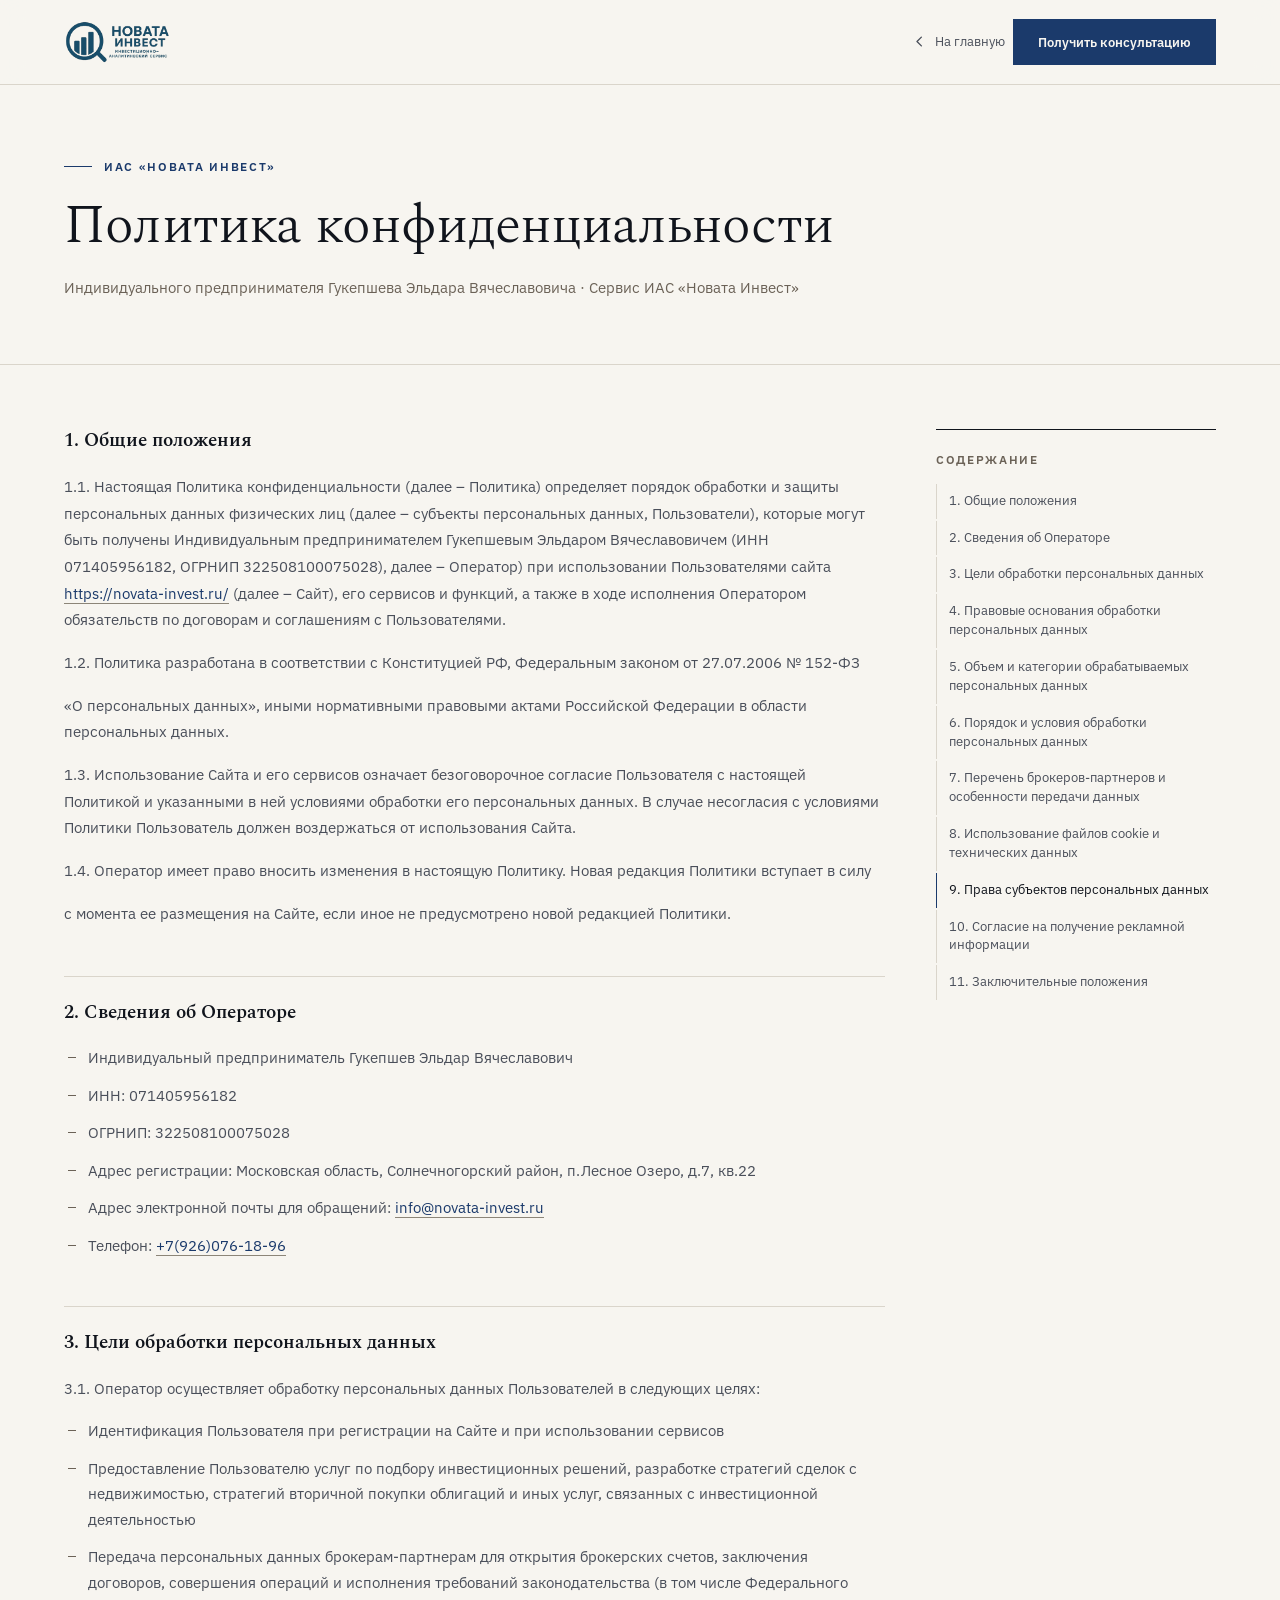
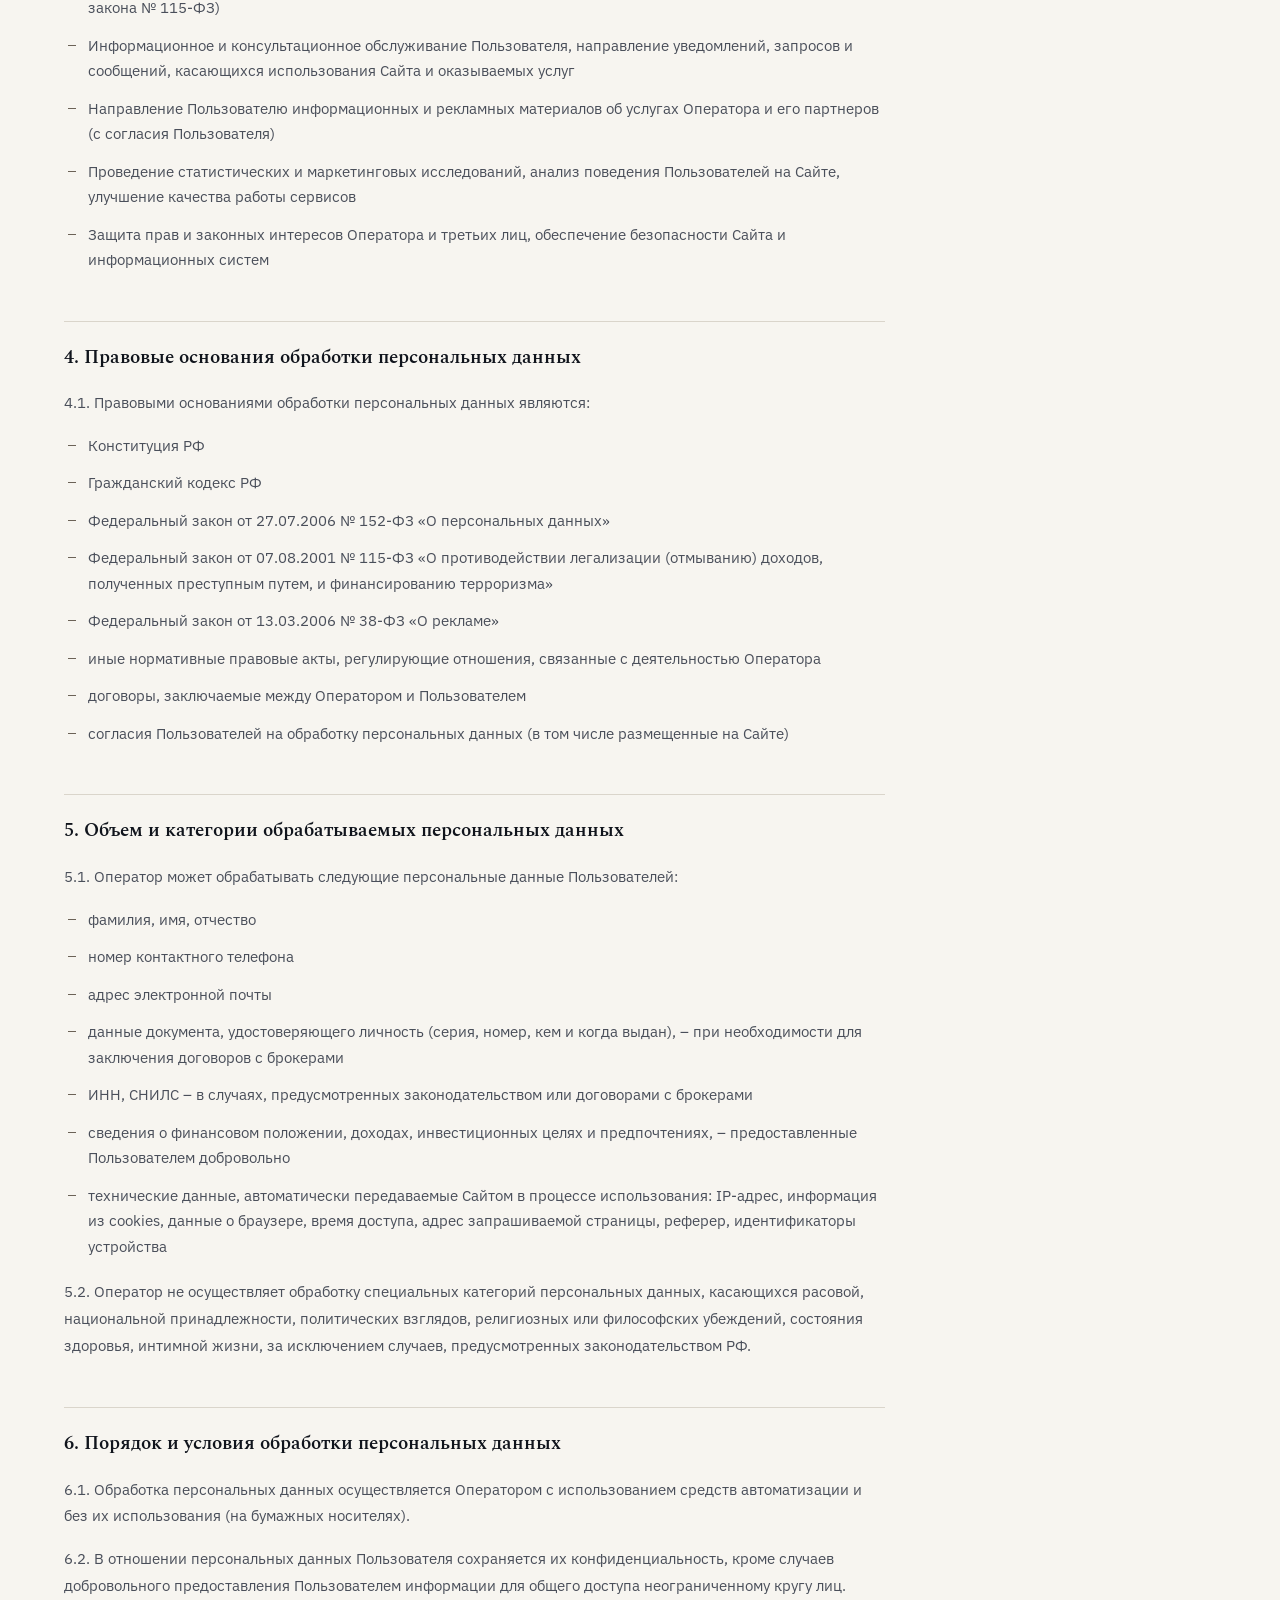
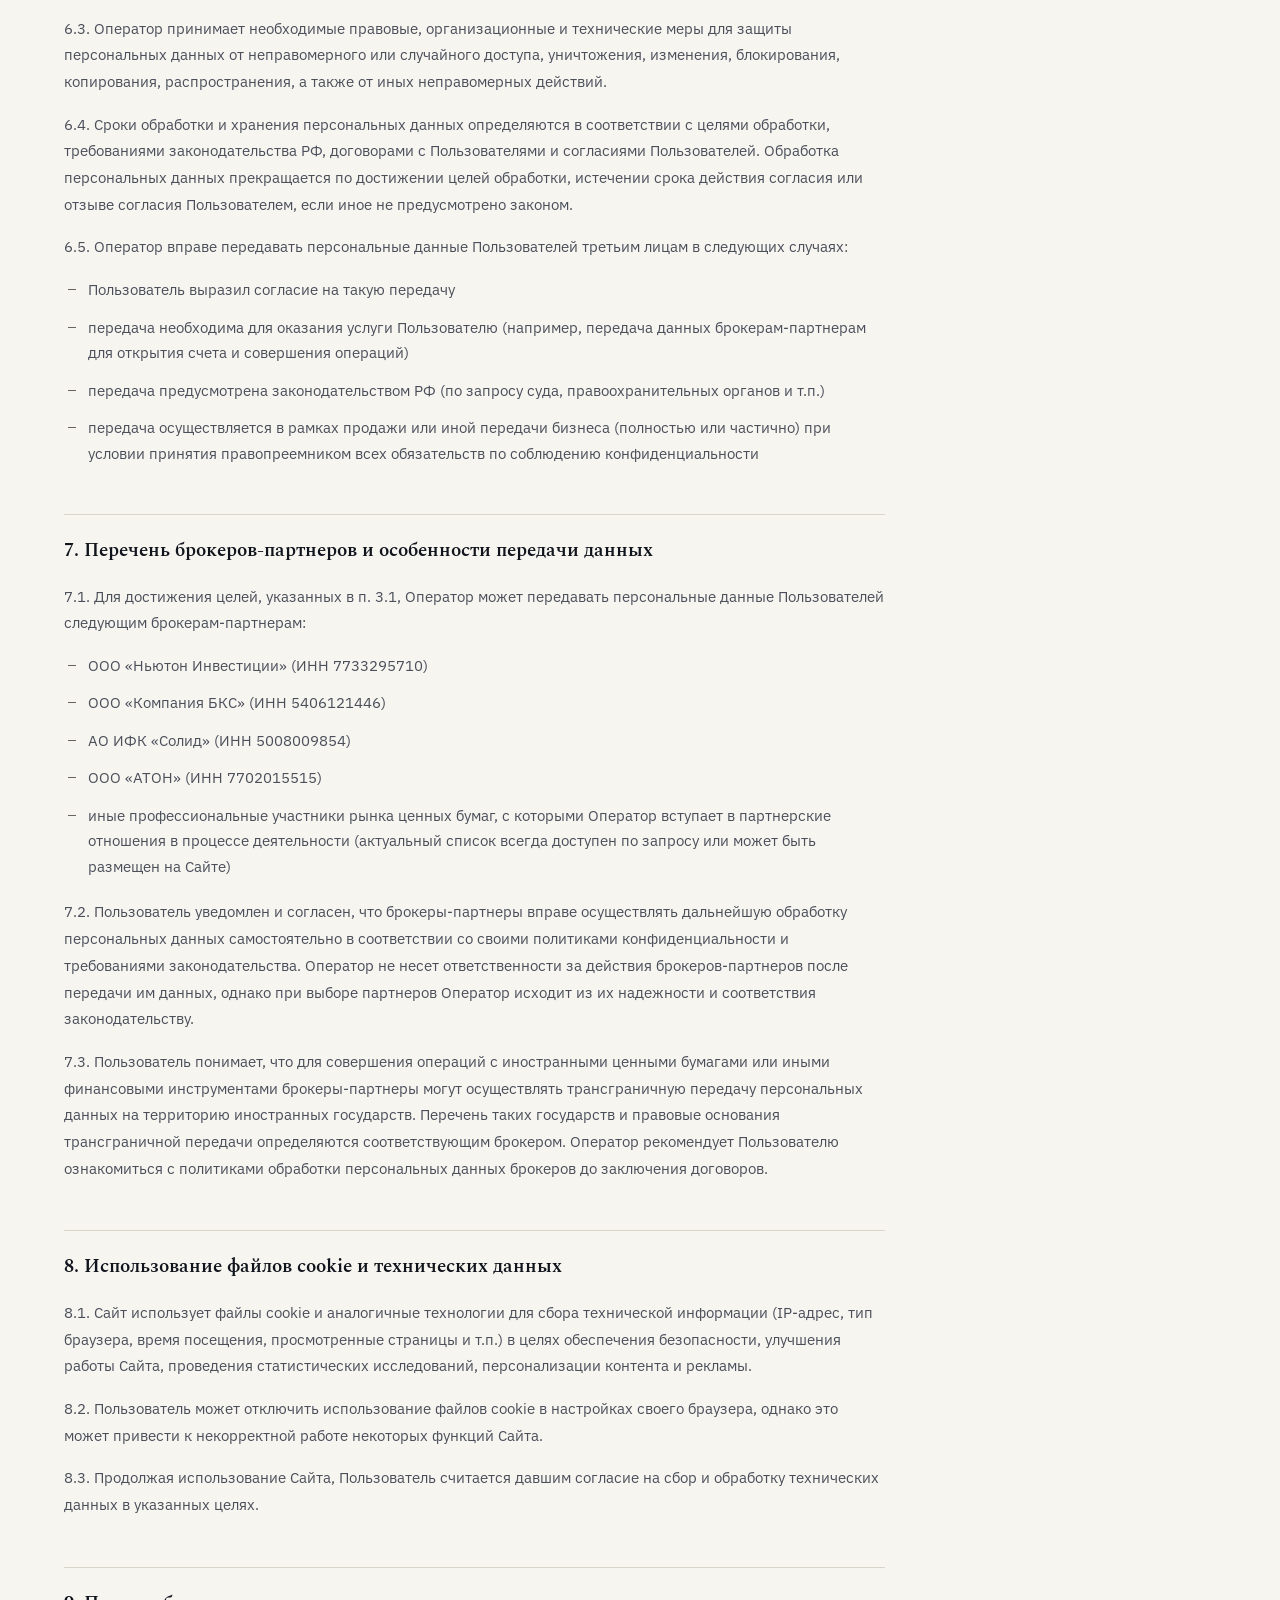
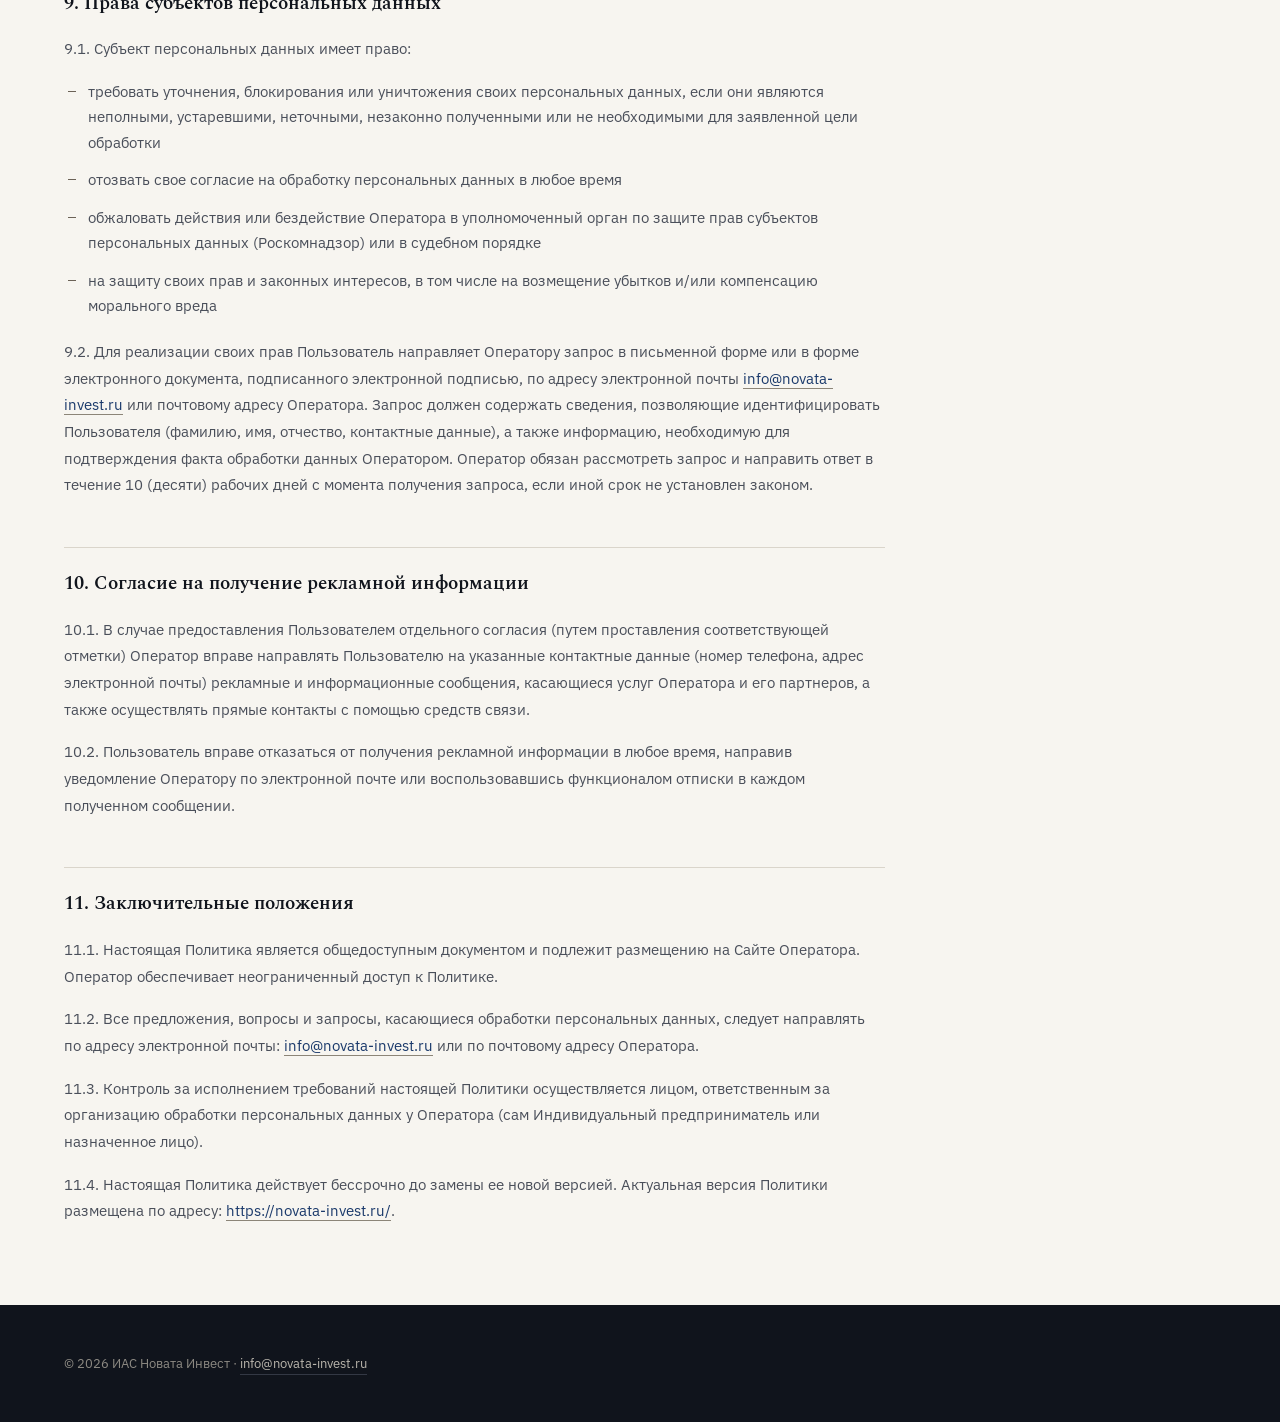
<file: standalone/policy.html>
<!DOCTYPE html>
<html lang="ru">
<head>
<meta charset="UTF-8">
<meta name="viewport" content="width=device-width, initial-scale=1.0">
<title>Политика конфиденциальности — Новата Инвест</title>
<meta name="description" content="Политика конфиденциальности ИАС «Новата Инвест».">
<meta name="theme-color" content="#F7F5F0">
<meta name="robots" content="index,follow">
<link rel="icon" href="[data-uri]">
<link rel="preconnect" href="https://fonts.googleapis.com">
<link rel="preconnect" href="https://fonts.gstatic.com" crossorigin>
<link href="https://fonts.googleapis.com/css2?family=Spectral:wght@300;400;600&family=IBM+Plex+Sans:wght@400;500;600&display=swap" rel="stylesheet">
<style>
/* ==========================================================================
   NOVATA INVEST — DESIGN SYSTEM v3 «Институциональный»
   Бумажный фон, крупная антиква, волосяные линейки вместо карточек,
   нулевые скругления, один чернильно-синий акцент.
   Токены → примитивы → компоненты. Раскладка страниц — в site.css.
   ========================================================================== */

/* --------------------------------------------------------------------------
   1. TOKENS
   -------------------------------------------------------------------------- */
:root{
  /* — Поверхности ————————————————————————— */
  --nv-paper:#F7F5F0;     /* основной фон — тёплая бумага */
  --nv-plate:#FFFFFF;     /* белая плашка: поля ввода, карточка формы, снимки */
  --nv-recess:#EEEAE1;    /* утопленная подложка: цитаты, дисклеймеры */

  /* — Чернила ————————————————————————————— */
  --nv-ink:#10141C;       /* заголовки, тёмные полосы */
  --nv-ink-2:#4A4F5A;     /* основной текст */
  --nv-ink-3:#6B6257;     /* подписи, даты, дисклеймеры */

  /* — Линейки ————————————————————————————— */
  --nv-rule:#DAD5CB;          /* разделитель — декоративный */
  --nv-rule-strong:#10141C;   /* акцентная линейка над блоком */
  --nv-rule-control:#8C8578;  /* граница поля ввода — несёт смысл, 3.5:1 */

  /* — Акцент —————————————————————————————— */
  --nv-accent:#1B3A6B;
  --nv-accent-hover:#0E2547;
  --nv-accent-soft:#E7EBF2;

  /* — На тёмном ———————————————————————————— */
  --nv-on-ink:#F7F5F0;
  --nv-on-ink-2:#B9B5AC;
  --nv-on-ink-3:#8D8A83;
  --nv-on-ink-rule:#333844;
  --nv-on-ink-link:#C9D4E8;

  /* — Состояния ————————————————————————————— */
  --nv-danger:#8E2C20;
  --nv-danger-on-ink:#E39A8E;

  /* — Семантика ————————————————————————————— */
  --bg:var(--nv-paper);
  --fg:var(--nv-ink);
  --fg-muted:var(--nv-ink-2);
  --fg-subtle:var(--nv-ink-3);
  --rule:var(--nv-rule);
  --accent:var(--nv-accent);
  --accent-fg:var(--nv-paper);
  --danger:var(--nv-danger);

  /* — Шрифт ———————————————————————————————— */
  --font-display:'Spectral',Georgia,'Times New Roman',serif;
  --font-text:'IBM Plex Sans',-apple-system,BlinkMacSystemFont,'Segoe UI',Arial,sans-serif;

  --t-display:clamp(2.4rem,1.5rem + 3.4vw,4.25rem);
  --t-h1:clamp(2rem,1.3rem + 2.7vw,3.4rem);
  --t-h2:clamp(1.8rem,1.25rem + 2vw,2.9rem);
  --t-h3:clamp(1.15rem,1.05rem + .45vw,1.35rem);
  --t-lead:clamp(1.05rem,1rem + .35vw,1.2rem);
  --t-body:1rem;
  --t-sm:.9375rem;
  --t-xs:.8125rem;
  --t-2xs:.75rem;
  --tr-eyebrow:.14em;

  /* — Размеры ——————————————————————————————— */
  --s-1:4px;   --s-2:8px;   --s-3:12px;  --s-4:16px;
  --s-5:20px;  --s-6:24px;  --s-8:32px;  --s-10:40px;
  --s-12:48px; --s-16:64px; --s-20:80px; --s-24:96px; --s-32:128px;

  /* — Движение ——————————————————————————————— */
  --ease:cubic-bezier(.22,.61,.36,1);
  --ease-out:cubic-bezier(.16,1,.3,1);
  --dur-1:.16s; --dur-2:.28s; --dur-3:.55s;

  /* — Раскладка —————————————————————————————— */
  --container:1280px;
  --container-narrow:820px;
  --gutter:clamp(20px,5vw,72px);
  --header-h:84px;
}

/* Тёмная полоса: те же компоненты, перевёрнутая семантика. */
.on-ink{
  --bg:var(--nv-ink);
  --fg:var(--nv-on-ink);
  --fg-muted:var(--nv-on-ink-2);
  --fg-subtle:var(--nv-on-ink-3);
  --rule:var(--nv-on-ink-rule);
  --accent:var(--nv-on-ink);
  --accent-fg:var(--nv-ink);
  --danger:var(--nv-danger-on-ink);
  background:var(--bg);
  color:var(--fg);
}

/* --------------------------------------------------------------------------
   2. BASE
   -------------------------------------------------------------------------- */
*,*::before,*::after{box-sizing:border-box;margin:0;padding:0}
html{scroll-behavior:smooth;scroll-padding-top:calc(var(--header-h) + 24px);-webkit-text-size-adjust:100%}
body{
  font-family:var(--font-text);
  font-size:var(--t-body);
  line-height:1.62;
  color:var(--fg-muted);
  background:var(--bg);
  -webkit-font-smoothing:antialiased;
  -moz-osx-font-smoothing:grayscale;
  overflow-x:hidden;
}
img,svg{display:block;max-width:100%}
a{color:inherit;text-decoration:none}
button,input,textarea,select{font:inherit;color:inherit}
:focus-visible{outline:2px solid var(--accent);outline-offset:3px}
::selection{background:var(--nv-accent);color:var(--nv-paper)}

/* --------------------------------------------------------------------------
   3. РАСКЛАДКА
   -------------------------------------------------------------------------- */
.container{width:100%;max-width:calc(var(--container) + var(--gutter) * 2);margin-inline:auto;padding-inline:var(--gutter)}
.container--narrow{max-width:calc(var(--container-narrow) + var(--gutter) * 2)}
.section{padding-block:clamp(56px,7vw,104px)}
.section--tight{padding-block:clamp(44px,5vw,76px)}
.rule{height:1px;background:var(--rule);border:0}
.grid{display:grid;gap:clamp(24px,3vw,44px)}
.grid--2{grid-template-columns:repeat(2,minmax(0,1fr))}
.grid--3{grid-template-columns:repeat(3,minmax(0,1fr))}
.grid--4{grid-template-columns:repeat(4,minmax(0,1fr))}

/* --------------------------------------------------------------------------
   4. ТИПОГРАФИКА
   -------------------------------------------------------------------------- */
.display{
  font-family:var(--font-display);font-weight:300;
  font-size:var(--t-display);line-height:1.06;letter-spacing:-.015em;
  color:var(--fg);text-wrap:balance;overflow-wrap:break-word;
}
.h1{
  font-family:var(--font-display);font-weight:300;
  font-size:var(--t-h1);line-height:1.1;letter-spacing:-.015em;
  color:var(--fg);text-wrap:balance;overflow-wrap:break-word;
}
.h2{
  font-family:var(--font-display);font-weight:300;
  font-size:var(--t-h2);line-height:1.12;letter-spacing:-.015em;
  color:var(--fg);text-wrap:balance;overflow-wrap:break-word;
}
.h3{
  font-family:var(--font-display);font-weight:600;
  font-size:var(--t-h3);line-height:1.24;color:var(--fg);
}
.lead{font-size:var(--t-lead);line-height:1.62;color:var(--fg-muted);text-wrap:pretty}
.small{font-size:var(--t-sm);color:var(--fg-muted)}
.fine{font-size:var(--t-xs);line-height:1.66;color:var(--fg-subtle)}
.eyebrow{
  display:inline-flex;align-items:center;gap:var(--s-3);
  font-size:var(--t-2xs);font-weight:600;letter-spacing:var(--tr-eyebrow);
  text-transform:uppercase;color:var(--accent);
}
.eyebrow::before{content:'';display:block;width:28px;height:1px;background:currentColor;flex:0 0 auto}
.on-ink .eyebrow{color:var(--nv-on-ink-link)}
.serif-num{font-family:var(--font-display);font-weight:300;color:var(--accent)}

.section-head{max-width:820px;margin-bottom:clamp(32px,4vw,56px)}
.section-head .lead{margin-top:var(--s-5)}

/* --------------------------------------------------------------------------
   5. КНОПКИ
   -------------------------------------------------------------------------- */
.btn{
  --btn-bg:var(--accent);
  --btn-fg:var(--accent-fg);
  --btn-bd:transparent;
  display:inline-flex;align-items:center;justify-content:center;gap:var(--s-3);
  min-height:56px;padding:0 var(--s-8);border-radius:0;
  border:1px solid var(--btn-bd);background:var(--btn-bg);color:var(--btn-fg);
  font-family:var(--font-text);font-size:var(--t-sm);font-weight:600;line-height:1;
  text-align:center;white-space:nowrap;cursor:pointer;
  transition:background-color var(--dur-2) var(--ease),color var(--dur-2) var(--ease),
             border-color var(--dur-2) var(--ease),opacity var(--dur-2) var(--ease);
}
.btn:focus-visible{outline:2px solid var(--accent);outline-offset:3px}
.btn[disabled],.btn[aria-busy="true"]{opacity:.55;pointer-events:none}

.btn--primary{--btn-bg:var(--nv-accent);--btn-fg:var(--nv-paper)}
.btn--primary:hover{--btn-bg:var(--nv-accent-hover)}

.btn--ink{--btn-bg:var(--nv-ink);--btn-fg:var(--nv-paper)}
.btn--ink:hover{--btn-bg:var(--nv-accent)}

.btn--outline{--btn-bg:transparent;--btn-fg:var(--fg);--btn-bd:var(--fg)}
.btn--outline:hover{--btn-bg:var(--fg);--btn-fg:var(--bg)}

.btn--paper{--btn-bg:var(--nv-paper);--btn-fg:var(--nv-ink)}
.btn--paper:hover{--btn-bg:#fff}

.btn--sm{min-height:46px;padding:0 var(--s-6);font-size:var(--t-xs)}
.btn--lg{min-height:62px;padding:0 var(--s-10);font-size:var(--t-body)}
.btn--block{width:100%}

.btn__arrow{width:18px;height:18px;flex:0 0 auto}

/* Текстовая ссылка со стрелкой */
.link-arrow{
  display:inline-flex;align-items:center;gap:var(--s-3);
  font-size:var(--t-sm);font-weight:600;color:var(--accent);
  border-bottom:1px solid currentColor;padding-bottom:3px;
  transition:color var(--dur-1) var(--ease),gap var(--dur-2) var(--ease);
}
.link-arrow svg{width:16px;height:16px;flex:0 0 auto}
.link-arrow:hover{gap:var(--s-4);color:var(--nv-accent-hover)}
.on-ink .link-arrow{color:var(--nv-on-ink-link)}
.on-ink .link-arrow:hover{color:#fff}

/* Иконочная кнопка */
.icon-btn{
  display:inline-flex;align-items:center;justify-content:center;
  width:46px;height:46px;flex:0 0 auto;border-radius:0;
  border:1px solid var(--rule);background:transparent;color:var(--fg);
  cursor:pointer;transition:background-color var(--dur-2) var(--ease),color var(--dur-2) var(--ease),border-color var(--dur-2) var(--ease);
}
.icon-btn svg{width:18px;height:18px}
.icon-btn:hover{background:var(--nv-ink);border-color:var(--nv-ink);color:var(--nv-paper)}
.on-ink .icon-btn{border-color:var(--nv-on-ink-rule)}
.on-ink .icon-btn:hover{background:var(--nv-paper);border-color:var(--nv-paper);color:var(--nv-ink)}

/* --------------------------------------------------------------------------
   6. ПОВЕРХНОСТИ
   -------------------------------------------------------------------------- */
.plate{background:var(--nv-plate);border:1px solid var(--rule)}
.recess{background:var(--nv-recess)}

.marker{
  display:inline-flex;align-items:center;gap:var(--s-3);
  font-size:var(--t-2xs);font-weight:600;letter-spacing:var(--tr-eyebrow);
  text-transform:uppercase;color:var(--accent);
}
.marker::before{content:'';display:block;width:7px;height:7px;background:currentColor;flex:0 0 auto}
.on-ink .marker{color:var(--nv-on-ink-link)}

/* Список «строка — значение» на волосяных линейках */
.ledger{display:flex;flex-direction:column;border-top:1px solid var(--rule)}
.ledger__row{
  display:flex;justify-content:space-between;align-items:baseline;gap:var(--s-5);
  padding:var(--s-4) 0;border-bottom:1px solid var(--rule);
}
.ledger__key{font-size:var(--t-sm);color:var(--fg)}
.ledger__val{font-family:var(--font-display);font-size:var(--t-sm);color:var(--fg-subtle)}

/* --------------------------------------------------------------------------
   7. ПОЛЯ ФОРМЫ
   -------------------------------------------------------------------------- */
.field{display:block;margin-bottom:var(--s-5)}
.field__label{
  display:block;margin-bottom:var(--s-2);
  font-size:var(--t-2xs);font-weight:600;letter-spacing:.09em;
  text-transform:uppercase;color:var(--fg-subtle);
}
.input{
  width:100%;min-height:56px;padding:0 var(--s-4);border-radius:0;
  border:1px solid var(--nv-rule-control);background:var(--nv-plate);
  color:var(--nv-ink);font-family:var(--font-text);font-size:var(--t-sm);
  transition:border-color var(--dur-2) var(--ease),box-shadow var(--dur-2) var(--ease);
}
.input::placeholder{color:var(--nv-ink-3)}
.input:hover{border-color:var(--nv-ink-3)}
.input:focus{outline:none;border-color:var(--nv-accent);box-shadow:inset 0 0 0 1px var(--nv-accent)}
.input[aria-invalid="true"]{border-color:var(--nv-danger);box-shadow:inset 0 0 0 1px var(--nv-danger)}
.field__error{display:none;margin-top:6px;font-size:var(--t-xs);font-weight:600;color:var(--danger)}
.field.is-invalid .field__error{display:block}

.check{display:flex;align-items:flex-start;gap:var(--s-3);margin-bottom:var(--s-3);cursor:pointer}
.check input{
  appearance:none;-webkit-appearance:none;
  width:20px;height:20px;flex:0 0 auto;margin-top:2px;border-radius:0;
  border:1px solid var(--nv-rule-control);background:var(--nv-plate);
  cursor:pointer;position:relative;
  transition:background-color var(--dur-1) var(--ease),border-color var(--dur-1) var(--ease);
}
.check input:hover{border-color:var(--nv-ink-3)}
.check input:checked{background:var(--nv-accent);border-color:var(--nv-accent)}
.check input:checked::after{
  content:'';position:absolute;left:6px;top:2px;width:5px;height:10px;
  border:solid var(--nv-paper);border-width:0 2px 2px 0;transform:rotate(45deg);
}
.check input[aria-invalid="true"]{border-color:var(--nv-danger)}
.check span{font-size:var(--t-xs);line-height:1.55;color:var(--fg-muted)}
.link-legal{
  color:var(--fg);font-weight:600;
  border-bottom:1px solid var(--nv-rule-control);
  transition:color var(--dur-1) var(--ease),border-color var(--dur-1) var(--ease);
  cursor:pointer;
}
.link-legal:hover{color:var(--nv-accent);border-color:var(--nv-accent)}
.on-ink .link-legal{border-bottom-color:var(--nv-on-ink-3)}
.on-ink .link-legal:hover{color:#fff;border-color:#fff}

/* --------------------------------------------------------------------------
   8. ПОЯВЛЕНИЕ
   -------------------------------------------------------------------------- */
[data-reveal]{opacity:0;transform:translateY(14px);transition:opacity .8s var(--ease-out),transform .8s var(--ease-out)}
[data-reveal].is-visible{opacity:1;transform:none}
[data-reveal][data-delay="1"]{transition-delay:.08s}
[data-reveal][data-delay="2"]{transition-delay:.16s}
[data-reveal][data-delay="3"]{transition-delay:.24s}

@media (prefers-reduced-motion:reduce){
  html{scroll-behavior:auto}
  *,*::before,*::after{animation-duration:.001ms !important;transition-duration:.001ms !important}
  [data-reveal]{opacity:1;transform:none}
}

/* --------------------------------------------------------------------------
   9. УТИЛИТЫ
   -------------------------------------------------------------------------- */
.visually-hidden{position:absolute;width:1px;height:1px;padding:0;margin:-1px;overflow:hidden;clip:rect(0 0 0 0);white-space:nowrap;border:0}

@media (max-width:1000px){.grid--4{grid-template-columns:repeat(2,minmax(0,1fr))}}
@media (max-width:760px){.grid--2,.grid--3{grid-template-columns:minmax(0,1fr)}}
@media (max-width:560px){.grid--4{grid-template-columns:minmax(0,1fr)}}

</style>
<style>
/* ==========================================================================
   NOVATA INVEST — композиция страниц поверх дизайн-системы (novata.css)
   Направление «Институциональный»: бумага, волосяные линейки, антиква.
   ========================================================================== */

/* --------------------------------------------------------------------------
   ШАПКА
   -------------------------------------------------------------------------- */
.site-header{
  position:sticky;top:0;z-index:60;
  background:color-mix(in srgb,var(--nv-paper) 90%,transparent);
  backdrop-filter:blur(12px) saturate(140%);
  -webkit-backdrop-filter:blur(12px) saturate(140%);
  border-bottom:1px solid var(--nv-rule);
}
.site-header__inner{min-height:var(--header-h);display:flex;align-items:center;gap:clamp(20px,3vw,48px)}
.brand{display:flex;align-items:center;flex:0 0 auto}
.brand img{height:42px;width:auto}
.site-nav{display:flex;align-items:center;gap:clamp(14px,1.8vw,28px);margin-inline:auto}
.site-nav a{
  position:relative;padding:5px 0;
  font-size:var(--t-xs);color:var(--nv-ink-2);
  transition:color var(--dur-1) var(--ease);
}
.site-nav a::after{
  content:'';position:absolute;left:0;right:0;bottom:-1px;height:1px;
  background:var(--nv-ink);transform:scaleX(0);transform-origin:left;
  transition:transform var(--dur-2) var(--ease);
}
.site-nav a:hover{color:var(--nv-ink)}
.site-nav a:hover::after,.site-nav a.is-active::after{transform:scaleX(1)}
.header-actions{display:flex;align-items:center;gap:var(--s-2);flex:0 0 auto;margin-left:auto}

.burger{
  display:none;width:46px;height:46px;border:1px solid var(--nv-rule);
  background:transparent;cursor:pointer;padding:0;
  flex-direction:column;align-items:center;justify-content:center;gap:5px;
}
.burger span{display:block;width:18px;height:1px;background:var(--nv-ink)}

.mobile-nav{
  position:fixed;inset:0;z-index:90;visibility:hidden;opacity:0;
  background:rgba(16,20,28,.5);
  transition:opacity var(--dur-2) var(--ease),visibility var(--dur-2) var(--ease);
}
.mobile-nav.is-open{visibility:visible;opacity:1}
.mobile-nav__panel{
  position:absolute;inset:0 0 0 auto;width:min(380px,90vw);
  background:var(--nv-paper);padding:var(--s-6) var(--s-6) var(--s-12);
  display:flex;flex-direction:column;
  transform:translateX(100%);transition:transform var(--dur-3) var(--ease-out);
  overflow-y:auto;
}
.mobile-nav.is-open .mobile-nav__panel{transform:none}
.mobile-nav__top{display:flex;justify-content:flex-end;margin-bottom:var(--s-6)}
.mobile-nav__panel a:not(.btn){
  padding:16px 0;border-bottom:1px solid var(--nv-rule);
  font-family:var(--font-display);font-size:1.22rem;font-weight:400;color:var(--nv-ink);
}
.mobile-nav__panel a:not(.btn):hover{color:var(--nv-accent)}
.mobile-nav__cta{margin-top:var(--s-8)}
.mobile-nav__contacts{margin-top:var(--s-8);display:grid;gap:var(--s-3)}
.mobile-nav__contacts a{
  font-family:var(--font-text) !important;font-size:var(--t-sm) !important;
  color:var(--nv-ink-2) !important;border:0 !important;padding:0 !important;
}

/* --------------------------------------------------------------------------
   ПЕРВЫЙ ЭКРАН
   -------------------------------------------------------------------------- */
.hero{padding:clamp(48px,6vw,92px) 0 clamp(44px,5vw,76px);border-bottom:1px solid var(--nv-rule)}
.hero__inner{display:grid;grid-template-columns:minmax(0,1.42fr) minmax(0,1fr);gap:clamp(36px,5vw,80px);align-items:start}
.hero__title{margin:clamp(26px,3vw,38px) 0 0}
.hero__sub{margin-top:clamp(24px,2.6vw,34px);max-width:46ch}
.hero__cta{display:flex;flex-wrap:wrap;gap:var(--s-3);margin-top:clamp(32px,3.6vw,48px)}
.hero__aside{border:1px solid var(--nv-rule);padding:clamp(24px,2.6vw,36px)}
.hero__aside-title{
  font-family:var(--font-display);font-size:.95rem;font-weight:400;
  letter-spacing:.1em;text-transform:uppercase;color:var(--nv-ink-3);
  margin-bottom:var(--s-6);
}
.hero__aside p{margin-top:var(--s-6);font-size:var(--t-xs);line-height:1.68;color:var(--nv-ink-3)}

/* --------------------------------------------------------------------------
   ПРИНЦИПЫ
   -------------------------------------------------------------------------- */
.value{padding-top:var(--s-6);border-top:2px solid var(--nv-rule-strong)}
.value h3{margin-bottom:var(--s-4)}
.value p{font-size:var(--t-sm);line-height:1.64;color:var(--nv-ink-2)}

/* --------------------------------------------------------------------------
   РЕШЕНИЯ
   -------------------------------------------------------------------------- */
.solutions{display:grid;grid-template-columns:minmax(0,1.05fr) minmax(0,.95fr);gap:clamp(32px,4vw,64px);align-items:center}
.solutions__text h3{margin-bottom:var(--s-5)}
.solutions__text p{font-size:1.02rem;line-height:1.72;color:var(--nv-ink-2)}
.solutions__text .link-arrow{margin-top:var(--s-8)}
.solutions__media{border:1px solid var(--nv-rule);background:var(--nv-plate);padding:var(--s-8)}
.solutions__media img{width:100%;height:auto;mix-blend-mode:multiply}

.disclaimer{
  margin-top:clamp(36px,4vw,60px);padding-top:var(--s-6);
  border-top:1px solid var(--nv-rule);
  font-size:var(--t-xs);line-height:1.7;color:var(--nv-ink-3);max-width:900px;
}
.disclaimer--recess{
  background:var(--nv-recess);border-top:0;padding:var(--s-6) var(--s-8);max-width:none;
}

/* --------------------------------------------------------------------------
   ПРОЦЕСС
   -------------------------------------------------------------------------- */
.step{padding-top:var(--s-5);border-top:1px solid var(--nv-rule-strong)}
.step__num{font-family:var(--font-display);font-weight:300;font-size:2.6rem;line-height:1;color:var(--nv-accent);display:block;margin-bottom:var(--s-5)}
.step h3{margin-bottom:var(--s-3)}
.step p{font-size:var(--t-sm);line-height:1.64;color:var(--nv-ink-2)}

/* --------------------------------------------------------------------------
   ПРИНЦИП / ОСНОВАТЕЛЬ
   -------------------------------------------------------------------------- */
.about{display:grid;grid-template-columns:minmax(0,1fr) 330px;gap:clamp(36px,5vw,80px);align-items:start}
.about__text p{margin-top:var(--s-6);font-size:1.05rem;line-height:1.76;color:var(--nv-ink-2)}
.person{border:1px solid var(--nv-rule);background:var(--nv-plate)}
.person img{width:100%;height:auto;display:block}
.person__caption{padding:var(--s-5) var(--s-5) var(--s-6);border-top:1px solid var(--nv-rule)}
.person__name{font-family:var(--font-display);font-size:1.2rem;font-weight:600;color:var(--nv-ink)}
.person__role{margin-top:var(--s-1);font-size:var(--t-xs);line-height:1.5;color:var(--nv-ink-3)}

/* --------------------------------------------------------------------------
   ЗАЯВКА
   -------------------------------------------------------------------------- */
.cta{padding-block:clamp(56px,6.5vw,104px)}
.cta__inner{display:grid;grid-template-columns:minmax(0,1fr) minmax(0,560px);gap:clamp(40px,5vw,88px);align-items:start}
.cta__left p{margin-top:var(--s-6);font-size:var(--t-lead);line-height:1.66;color:var(--nv-on-ink-2);max-width:46ch}
.cta__contacts{
  margin-top:clamp(32px,3.6vw,48px);padding-top:var(--s-6);
  border-top:1px solid var(--nv-on-ink-rule);
  display:flex;flex-wrap:wrap;gap:var(--s-8) var(--s-12);
}
.cta__contact-val{font-family:var(--font-display);font-size:1.4rem;font-weight:400;color:var(--nv-paper);transition:color var(--dur-1) var(--ease)}
.cta__contact-val:hover{color:var(--nv-on-ink-link)}
.cta__contact-note{margin-top:var(--s-2);font-size:var(--t-xs);color:var(--nv-on-ink-3);max-width:34ch}

.form-card{
  /* Белая карточка внутри тёмной полосы — возвращаем светлую семантику,
     иначе ссылки и подписи внутри неё наследуют цвета .on-ink. */
  --fg:var(--nv-ink);
  --fg-muted:var(--nv-ink-2);
  --fg-subtle:var(--nv-ink-3);
  --rule:var(--nv-rule);
  --accent:var(--nv-accent);
  --accent-fg:var(--nv-paper);
  --danger:var(--nv-danger);
  background:var(--nv-paper);color:var(--fg-muted);
  padding:clamp(28px,3vw,44px);
}
.form-card__title{
  font-family:var(--font-display);font-weight:400;font-size:1.55rem;line-height:1.28;
  letter-spacing:-.01em;color:var(--nv-ink);margin-bottom:var(--s-8);
}
.form-card__legal{margin-top:var(--s-6);display:grid;gap:var(--s-1)}
.form-card .btn{margin-top:var(--s-6)}
.form-note{margin-top:var(--s-4);text-align:center;font-size:var(--t-xs);color:var(--nv-ink-3)}

.form-success{display:none;flex-direction:column;gap:var(--s-5);padding:var(--s-10) 0}
.form-card.is-sent .form-success{display:flex}
.form-card.is-sent form,.form-card.is-sent .form-card__title{display:none}
.form-success__rule{width:56px;height:2px;background:var(--nv-accent)}
.form-success p{font-family:var(--font-display);font-weight:400;font-size:1.6rem;line-height:1.3;color:var(--nv-ink)}
.form-success span{font-size:var(--t-xs);color:var(--nv-ink-3)}

/* --------------------------------------------------------------------------
   СТАТЬИ
   -------------------------------------------------------------------------- */
.articles{display:flex;flex-direction:column;border-top:1px solid var(--nv-rule-strong)}
.article{
  display:grid;grid-template-columns:150px minmax(0,1fr) auto;gap:clamp(20px,3vw,48px);
  align-items:baseline;padding:clamp(24px,2.6vw,34px) 0;
  border-bottom:1px solid var(--nv-rule);
  transition:background-color var(--dur-2) var(--ease);
}
.article:hover{background:var(--nv-recess)}
.article__date{font-family:var(--font-display);font-size:var(--t-sm);color:var(--nv-ink-3)}
.article h3{margin-bottom:var(--s-2);font-size:1.28rem;font-weight:400}
.article p{font-size:var(--t-sm);color:var(--nv-ink-2)}
.article .link-arrow{white-space:nowrap}

/* --------------------------------------------------------------------------
   КОНТАКТЫ
   -------------------------------------------------------------------------- */
.contacts{padding-block:clamp(56px,6.5vw,100px)}
.contacts__grid{display:grid;grid-template-columns:repeat(3,minmax(0,1fr));gap:clamp(28px,3.4vw,52px);align-items:start;margin-top:clamp(32px,4vw,52px)}
.contact-item__label{font-size:var(--t-2xs);font-weight:600;letter-spacing:var(--tr-eyebrow);text-transform:uppercase;color:var(--nv-on-ink-3);margin-bottom:var(--s-4)}
.contact-item__value{font-family:var(--font-display);font-size:1.5rem;font-weight:400;color:var(--nv-paper);transition:color var(--dur-1) var(--ease)}
.contact-item__value:hover{color:var(--nv-on-ink-link)}
.contact-item__note{margin-top:var(--s-3);font-size:var(--t-xs);line-height:1.6;color:var(--nv-on-ink-3)}
.contacts__links{display:grid;gap:var(--s-3)}
.contacts__links a{
  font-size:var(--t-sm);color:var(--nv-on-ink-2);
  border-bottom:1px solid var(--nv-on-ink-rule);padding-bottom:4px;width:fit-content;
  transition:color var(--dur-1) var(--ease),border-color var(--dur-1) var(--ease);
}
.contacts__links a:hover{color:#fff;border-color:#fff}
.contacts__bottom{
  margin-top:clamp(40px,4.5vw,68px);padding-top:var(--s-6);
  border-top:1px solid var(--nv-on-ink-rule);
  display:flex;flex-wrap:wrap;gap:var(--s-5);justify-content:space-between;align-items:center;
}
.contacts__bottom p{font-size:var(--t-xs);color:var(--nv-on-ink-3)}

.legal-strip{padding-block:clamp(28px,3.4vw,48px);border-top:1px solid var(--nv-on-ink-rule)}
.legal-strip p{font-size:var(--t-xs);line-height:1.74;color:var(--nv-on-ink-3);max-width:1000px}

/* --------------------------------------------------------------------------
   ПЛАВАЮЩАЯ КНОПКА (моб.)
   -------------------------------------------------------------------------- */
.sticky-cta{
  position:fixed;left:0;right:0;bottom:0;z-index:70;display:none;
  padding:10px var(--gutter) calc(10px + env(safe-area-inset-bottom));
  background:color-mix(in srgb,var(--nv-paper) 94%,transparent);
  backdrop-filter:blur(12px);border-top:1px solid var(--nv-rule);
  transform:translateY(110%);transition:transform var(--dur-3) var(--ease-out);
}
.sticky-cta.is-visible{transform:none}
.sticky-cta .btn{width:100%}

/* --------------------------------------------------------------------------
   МОДАЛЬНОЕ ОКНО
   -------------------------------------------------------------------------- */
.modal{
  position:fixed;inset:0;z-index:100;display:grid;place-items:end center;
  visibility:hidden;opacity:0;background:rgba(16,20,28,.6);
  transition:opacity var(--dur-2) var(--ease),visibility var(--dur-2) var(--ease);
}
.modal.is-open{visibility:visible;opacity:1}
.modal__dialog{
  width:min(780px,100%);max-height:min(88vh,920px);
  background:var(--nv-paper);display:flex;flex-direction:column;overflow:hidden;
  transform:translateY(24px);transition:transform var(--dur-3) var(--ease-out);
}
.modal.is-open .modal__dialog{transform:none}
.modal__head{
  display:flex;align-items:flex-start;gap:var(--s-5);justify-content:space-between;
  padding:var(--s-6) var(--s-6) var(--s-5);border-bottom:1px solid var(--nv-rule);
}
.modal__head h2{font-family:var(--font-display);font-weight:400;font-size:1.32rem;line-height:1.3;color:var(--nv-ink)}
.modal__body{padding:var(--s-6);overflow-y:auto;overscroll-behavior:contain}
.modal__body h3{font-family:var(--font-display);font-weight:600;font-size:1.02rem;color:var(--nv-ink);margin:var(--s-8) 0 var(--s-3)}
.modal__body h3:first-child{margin-top:0}
.modal__body p{font-size:var(--t-xs);line-height:1.74;color:var(--nv-ink-2);margin-bottom:var(--s-3)}
.modal__body ul{margin:0 0 var(--s-5);padding-left:0;list-style:none;display:grid;gap:var(--s-2)}
.modal__body li{position:relative;padding-left:20px;font-size:var(--t-xs);line-height:1.7;color:var(--nv-ink-2)}
.modal__body li::before{content:'';position:absolute;left:4px;top:10px;width:5px;height:1px;background:var(--nv-ink-3)}
.modal__foot{
  padding:var(--s-5) var(--s-6) calc(var(--s-6) + env(safe-area-inset-bottom));
  border-top:1px solid var(--nv-rule);
  display:flex;flex-wrap:wrap;gap:var(--s-4);align-items:center;justify-content:space-between;
}
@media (min-width:760px){.modal{place-items:center}.modal__dialog{max-height:84vh}}

/* --------------------------------------------------------------------------
   COOKIE
   -------------------------------------------------------------------------- */
.cookie{
  position:fixed;z-index:80;left:0;right:0;bottom:0;
  background:var(--nv-ink);color:var(--nv-on-ink);
  border-top:1px solid var(--nv-on-ink-rule);
  transform:translateY(110%);transition:transform var(--dur-3) var(--ease-out);
}
.cookie.is-visible{transform:none}
.cookie__inner{
  position:relative;
  display:flex;flex-wrap:wrap;align-items:center;gap:var(--s-5);
  padding-block:var(--s-5);padding-right:56px;
}
.cookie p{flex:1 1 380px;font-size:var(--t-xs);line-height:1.62;color:var(--nv-on-ink-2)}
.cookie p br{display:none}
.cookie .btn{flex:0 0 auto}
.cookie__close{
  position:absolute;top:var(--s-4);right:0;
  width:36px;height:36px;flex:0 0 auto;border:1px solid var(--nv-on-ink-rule);
  background:transparent;color:var(--nv-on-ink-2);cursor:pointer;font-size:14px;line-height:1;
}
.cookie__close:hover{color:#fff;border-color:#fff}

/* --------------------------------------------------------------------------
   ЮРИДИЧЕСКИЕ СТРАНИЦЫ
   -------------------------------------------------------------------------- */
.doc-hero{padding-block:clamp(44px,5vw,88px);border-bottom:1px solid var(--nv-rule)}
.doc-hero h1{margin-top:var(--s-5)}
.doc-hero__sub{margin-top:var(--s-5);font-size:var(--t-sm);color:var(--nv-ink-3)}
.doc{padding-block:clamp(40px,5vw,76px)}
.doc__layout{display:grid;grid-template-columns:minmax(0,1fr);gap:clamp(28px,4vw,64px)}
.doc__layout--with-toc{grid-template-columns:minmax(0,1fr) 280px}
.doc__content h2{
  font-family:var(--font-display);font-weight:600;font-size:1.18rem;line-height:1.3;color:var(--nv-ink);
  margin:var(--s-12) 0 var(--s-5);padding-top:var(--s-6);border-top:1px solid var(--nv-rule);
  scroll-margin-top:calc(var(--header-h) + 20px);
}
.doc__content h2:first-child{margin-top:0;padding-top:0;border-top:0}
.doc__content p{font-size:var(--t-sm);line-height:1.78;color:var(--nv-ink-2);margin-bottom:var(--s-4)}
.doc__content ul{margin:0 0 var(--s-5);padding-left:0;list-style:none;display:grid;gap:var(--s-3)}
.doc__content li{position:relative;padding-left:24px;font-size:var(--t-sm);line-height:1.7;color:var(--nv-ink-2)}
.doc__content li::before{content:'';position:absolute;left:4px;top:12px;width:8px;height:1px;background:var(--nv-ink-3)}
.doc__content a{color:var(--nv-accent);border-bottom:1px solid var(--nv-rule-control)}
.doc__content a:hover{border-color:var(--nv-accent)}

.doc-toc{position:sticky;top:calc(var(--header-h) + 24px);align-self:start;display:grid;gap:2px;border-top:1px solid var(--nv-rule-strong);padding-top:var(--s-5)}
.doc-toc__label{font-size:var(--t-2xs);font-weight:600;letter-spacing:var(--tr-eyebrow);text-transform:uppercase;color:var(--nv-ink-3);margin-bottom:var(--s-3)}
.doc-toc a{
  display:block;padding:8px 0 8px 12px;border-left:1px solid var(--nv-rule);
  font-size:var(--t-xs);line-height:1.45;color:var(--nv-ink-2);
  transition:color var(--dur-1) var(--ease),border-color var(--dur-1) var(--ease);
}
.doc-toc a:hover{color:var(--nv-ink);border-left-color:var(--nv-ink-3)}
.doc-toc a.is-active{color:var(--nv-ink);border-left-color:var(--nv-accent)}

.doc-foot{padding-block:var(--s-12)}
.doc-foot p{font-size:var(--t-xs);color:var(--nv-on-ink-3)}
.doc-foot a{color:var(--nv-on-ink-2);border-bottom:1px solid var(--nv-on-ink-rule);padding-bottom:2px}
.doc-foot a:hover{color:#fff;border-color:#fff}

.doc-header .site-header__inner{justify-content:space-between}
.doc-back{display:inline-flex;align-items:center;gap:var(--s-2);font-size:var(--t-xs);color:var(--nv-ink-2);transition:color var(--dur-1) var(--ease)}
.doc-back:hover{color:var(--nv-accent)}
.doc-back svg{width:15px;height:15px}

/* --------------------------------------------------------------------------
   АДАПТИВ
   -------------------------------------------------------------------------- */
@media (max-width:1080px){
  .site-nav{display:none}
  .burger{display:flex}
  .hero__inner{grid-template-columns:minmax(0,1fr)}
  .solutions{grid-template-columns:minmax(0,1fr)}
  .about{grid-template-columns:minmax(0,1fr)}
  .person{max-width:340px}
  .cta__inner{grid-template-columns:minmax(0,1fr)}
  .contacts__grid{grid-template-columns:repeat(2,minmax(0,1fr))}
  .doc__layout--with-toc{grid-template-columns:minmax(0,1fr)}
  .doc-toc{display:none}
  .article{grid-template-columns:120px minmax(0,1fr)}
  .article .link-arrow{grid-column:2;margin-top:var(--s-4)}
}
@media (max-width:760px){
  :root{--header-h:70px}
  .brand img{height:36px}
  .header-actions .icon-btn{display:none}
  .header-actions .btn{display:none}
  .doc-header .header-actions .btn{display:inline-flex}
  .doc-header .doc-back{display:none}
  .contacts__grid{grid-template-columns:minmax(0,1fr)}
  .sticky-cta{display:block}
  .cookie{bottom:68px}
  .cookie p{font-size:.75rem;line-height:1.55}
  .cookie__inner{gap:var(--s-4);padding-block:var(--s-4)}
  .article{grid-template-columns:minmax(0,1fr);gap:var(--s-3)}
  .article .link-arrow{grid-column:1}
  .person{max-width:none}
}
@media (max-width:480px){
  .doc-header .brand img{height:32px}
  .doc-header .header-actions .btn{padding:0 var(--s-4)}
  .hero__cta .btn{width:100%}
  .cookie .btn{width:100%}
}

</style>
</head>
<body>

<header class="site-header doc-header" id="siteHeader">
  <div class="container site-header__inner">
    <a href="index.html" class="brand" aria-label="Новата Инвест">
      <img src="[data-uri]" alt="Новата Инвест — инвестиционно-аналитический сервис" width="700" height="281">
    </a>
    <div class="header-actions">
      <a href="index.html" class="doc-back">
        <svg viewBox="0 0 24 24" fill="none" aria-hidden="true"><path d="M15 5l-7 7 7 7" stroke="currentColor" stroke-width="2.2" stroke-linecap="round" stroke-linejoin="round"/></svg>
        На главную
      </a>
      <a href="index.html#form" class="btn btn--primary btn--sm">Получить консультацию</a>
    </div>
  </div>
</header>

<section class="doc-hero">
  <div class="container">
    <span class="eyebrow">ИАС «Новата Инвест»</span>
    <h1 class="h1">Политика конфиденциальности</h1>
    <p class="doc-hero__sub">Индивидуального предпринимателя Гукепшева Эльдара Вячеславовича · Сервис ИАС «Новата Инвест»</p>
  </div>
</section>

<main class="doc">
  <div class="container">
    <div class="doc__layout doc__layout--with-toc">
      <article class="doc__content">
        <h2 id="p1">1. Общие положения</h2>
        <p>1.1. Настоящая Политика конфиденциальности (далее – Политика) определяет порядок обработки и защиты персональных данных физических лиц (далее – субъекты персональных данных, Пользователи), которые могут быть получены Индивидуальным предпринимателем Гукепшевым Эльдаром Вячеславовичем (ИНН 071405956182, ОГРНИП 322508100075028), далее – Оператор) при использовании Пользователями сайта <a href="https://novata-invest.ru/" rel="noopener">https://novata-invest.ru/</a> (далее – Сайт), его сервисов и функций, а также в ходе исполнения Оператором обязательств по договорам и соглашениям с Пользователями.</p>
        <p>1.2. Политика разработана в соответствии с Конституцией РФ, Федеральным законом от 27.07.2006 № 152-ФЗ</p>
        <p>«О персональных данных», иными нормативными правовыми актами Российской Федерации в области персональных данных.</p>
        <p>1.3. Использование Сайта и его сервисов означает безоговорочное согласие Пользователя с настоящей Политикой и указанными в ней условиями обработки его персональных данных. В случае несогласия с условиями Политики Пользователь должен воздержаться от использования Сайта.</p>
        <p>1.4. Оператор имеет право вносить изменения в настоящую Политику. Новая редакция Политики вступает в силу</p>
        <p>с момента ее размещения на Сайте, если иное не предусмотрено новой редакцией Политики.</p>

        <h2 id="p2">2. Сведения об Операторе</h2>
        <ul>
          <li>Индивидуальный предприниматель Гукепшев Эльдар Вячеславович</li>
          <li>ИНН: 071405956182</li>
          <li>ОГРНИП: 322508100075028</li>
          <li>Адрес регистрации: Московская область, Солнечногорский район, п.Лесное Озеро, д.7, кв.22</li>
          <li>Адрес электронной почты для обращений: <a href="mailto:info@novata-invest.ru">info@novata-invest.ru</a></li>
          <li>Телефон: <a href="tel:+79260761896">+7(926)076-18-96</a></li>
        </ul>

        <h2 id="p3">3. Цели обработки персональных данных</h2>
        <p>3.1. Оператор осуществляет обработку персональных данных Пользователей в следующих целях:</p>
        <ul>
          <li>Идентификация Пользователя при регистрации на Сайте и при использовании сервисов</li>
          <li>Предоставление Пользователю услуг по подбору инвестиционных решений, разработке стратегий сделок с недвижимостью, стратегий вторичной покупки облигаций и иных услуг, связанных с инвестиционной деятельностью</li>
          <li>Передача персональных данных брокерам-партнерам для открытия брокерских счетов, заключения договоров, совершения операций и исполнения требований законодательства (в том числе Федерального закона № 115-ФЗ)</li>
          <li>Информационное и консультационное обслуживание Пользователя, направление уведомлений, запросов и сообщений, касающихся использования Сайта и оказываемых услуг</li>
          <li>Направление Пользователю информационных и рекламных материалов об услугах Оператора и его партнеров (с согласия Пользователя)</li>
          <li>Проведение статистических и маркетинговых исследований, анализ поведения Пользователей на Сайте, улучшение качества работы сервисов</li>
          <li>Защита прав и законных интересов Оператора и третьих лиц, обеспечение безопасности Сайта и информационных систем</li>
        </ul>

        <h2 id="p4">4. Правовые основания обработки персональных данных</h2>
        <p>4.1. Правовыми основаниями обработки персональных данных являются:</p>
        <ul>
          <li>Конституция РФ</li>
          <li>Гражданский кодекс РФ</li>
          <li>Федеральный закон от 27.07.2006 № 152-ФЗ «О персональных данных»</li>
          <li>Федеральный закон от 07.08.2001 № 115-ФЗ «О противодействии легализации (отмыванию) доходов, полученных преступным путем, и финансированию терроризма»</li>
          <li>Федеральный закон от 13.03.2006 № 38-ФЗ «О рекламе»</li>
          <li>иные нормативные правовые акты, регулирующие отношения, связанные с деятельностью Оператора</li>
          <li>договоры, заключаемые между Оператором и Пользователем</li>
          <li>согласия Пользователей на обработку персональных данных (в том числе размещенные на Сайте)</li>
        </ul>

        <h2 id="p5">5. Объем и категории обрабатываемых персональных данных</h2>
        <p>5.1. Оператор может обрабатывать следующие персональные данные Пользователей:</p>
        <ul>
          <li>фамилия, имя, отчество</li>
          <li>номер контактного телефона</li>
          <li>адрес электронной почты</li>
          <li>данные документа, удостоверяющего личность (серия, номер, кем и когда выдан), – при необходимости для заключения договоров с брокерами</li>
          <li>ИНН, СНИЛС – в случаях, предусмотренных законодательством или договорами с брокерами</li>
          <li>сведения о финансовом положении, доходах, инвестиционных целях и предпочтениях, – предоставленные Пользователем добровольно</li>
          <li>технические данные, автоматически передаваемые Сайтом в процессе использования: IP-адрес, информация из cookies, данные о браузере, время доступа, адрес запрашиваемой страницы, реферер, идентификаторы устройства</li>
        </ul>
        <p>5.2. Оператор не осуществляет обработку специальных категорий персональных данных, касающихся расовой, национальной принадлежности, политических взглядов, религиозных или философских убеждений, состояния здоровья, интимной жизни, за исключением случаев, предусмотренных законодательством РФ.</p>

        <h2 id="p6">6. Порядок и условия обработки персональных данных</h2>
        <p>6.1. Обработка персональных данных осуществляется Оператором с использованием средств автоматизации и без их использования (на бумажных носителях).</p>
        <p>6.2. В отношении персональных данных Пользователя сохраняется их конфиденциальность, кроме случаев добровольного предоставления Пользователем информации для общего доступа неограниченному кругу лиц.</p>
        <p>6.3. Оператор принимает необходимые правовые, организационные и технические меры для защиты персональных данных от неправомерного или случайного доступа, уничтожения, изменения, блокирования, копирования, распространения, а также от иных неправомерных действий.</p>
        <p>6.4. Сроки обработки и хранения персональных данных определяются в соответствии с целями обработки, требованиями законодательства РФ, договорами с Пользователями и согласиями Пользователей. Обработка персональных данных прекращается по достижении целей обработки, истечении срока действия согласия или отзыве согласия Пользователем, если иное не предусмотрено законом.</p>
        <p>6.5. Оператор вправе передавать персональные данные Пользователей третьим лицам в следующих случаях:</p>
        <ul>
          <li>Пользователь выразил согласие на такую передачу</li>
          <li>передача необходима для оказания услуги Пользователю (например, передача данных брокерам-партнерам для открытия счета и совершения операций)</li>
          <li>передача предусмотрена законодательством РФ (по запросу суда, правоохранительных органов и т.п.)</li>
          <li>передача осуществляется в рамках продажи или иной передачи бизнеса (полностью или частично) при условии принятия правопреемником всех обязательств по соблюдению конфиденциальности</li>
        </ul>

        <h2 id="p7">7. Перечень брокеров-партнеров и особенности передачи данных</h2>
        <p>7.1. Для достижения целей, указанных в п. 3.1, Оператор может передавать персональные данные Пользователей следующим брокерам-партнерам:</p>
        <ul>
          <li>ООО «Ньютон Инвестиции» (ИНН 7733295710)</li>
          <li>ООО «Компания БКС» (ИНН 5406121446)</li>
          <li>АО ИФК «Солид» (ИНН 5008009854)</li>
          <li>ООО «АТОН» (ИНН 7702015515)</li>
          <li>иные профессиональные участники рынка ценных бумаг, с которыми Оператор вступает в партнерские отношения в процессе деятельности (актуальный список всегда доступен по запросу или может быть размещен на Сайте)</li>
        </ul>
        <p>7.2. Пользователь уведомлен и согласен, что брокеры-партнеры вправе осуществлять дальнейшую обработку персональных данных самостоятельно в соответствии со своими политиками конфиденциальности и требованиями законодательства. Оператор не несет ответственности за действия брокеров-партнеров после передачи им данных, однако при выборе партнеров Оператор исходит из их надежности и соответствия законодательству.</p>
        <p>7.3. Пользователь понимает, что для совершения операций с иностранными ценными бумагами или иными финансовыми инструментами брокеры-партнеры могут осуществлять трансграничную передачу персональных данных на территорию иностранных государств. Перечень таких государств и правовые основания трансграничной передачи определяются соответствующим брокером. Оператор рекомендует Пользователю ознакомиться с политиками обработки персональных данных брокеров до заключения договоров.</p>

        <h2 id="p8">8. Использование файлов cookie и технических данных</h2>
        <p>8.1. Сайт использует файлы cookie и аналогичные технологии для сбора технической информации (IP-адрес, тип браузера, время посещения, просмотренные страницы и т.п.) в целях обеспечения безопасности, улучшения работы Сайта, проведения статистических исследований, персонализации контента и рекламы.</p>
        <p>8.2. Пользователь может отключить использование файлов cookie в настройках своего браузера, однако это может привести к некорректной работе некоторых функций Сайта.</p>
        <p>8.3. Продолжая использование Сайта, Пользователь считается давшим согласие на сбор и обработку технических данных в указанных целях.</p>

        <h2 id="p9">9. Права субъектов персональных данных</h2>
        <p>9.1. Субъект персональных данных имеет право:</p>
        <ul>
          <li>требовать уточнения, блокирования или уничтожения своих персональных данных, если они являются неполными, устаревшими, неточными, незаконно полученными или не необходимыми для заявленной цели обработки</li>
          <li>отозвать свое согласие на обработку персональных данных в любое время</li>
          <li>обжаловать действия или бездействие Оператора в уполномоченный орган по защите прав субъектов персональных данных (Роскомнадзор) или в судебном порядке</li>
          <li>на защиту своих прав и законных интересов, в том числе на возмещение убытков и/или компенсацию морального вреда</li>
        </ul>
        <p>9.2. Для реализации своих прав Пользователь направляет Оператору запрос в письменной форме или в форме электронного документа, подписанного электронной подписью, по адресу электронной почты <a href="mailto:info@novata-invest.ru">info@novata-invest.ru</a> или почтовому адресу Оператора. Запрос должен содержать сведения, позволяющие идентифицировать Пользователя (фамилию, имя, отчество, контактные данные), а также информацию, необходимую для подтверждения факта обработки данных Оператором. Оператор обязан рассмотреть запрос и направить ответ в течение 10 (десяти) рабочих дней с момента получения запроса, если иной срок не установлен законом.</p>

        <h2 id="p10">10. Согласие на получение рекламной информации</h2>
        <p>10.1. В случае предоставления Пользователем отдельного согласия (путем проставления соответствующей отметки) Оператор вправе направлять Пользователю на указанные контактные данные (номер телефона, адрес электронной почты) рекламные и информационные сообщения, касающиеся услуг Оператора и его партнеров, а также осуществлять прямые контакты с помощью средств связи.</p>
        <p>10.2. Пользователь вправе отказаться от получения рекламной информации в любое время, направив уведомление Оператору по электронной почте или воспользовавшись функционалом отписки в каждом полученном сообщении.</p>

        <h2 id="p11">11. Заключительные положения</h2>
        <p>11.1. Настоящая Политика является общедоступным документом и подлежит размещению на Сайте Оператора. Оператор обеспечивает неограниченный доступ к Политике.</p>
        <p>11.2. Все предложения, вопросы и запросы, касающиеся обработки персональных данных, следует направлять по адресу электронной почты: <a href="mailto:info@novata-invest.ru">info@novata-invest.ru</a> или по почтовому адресу Оператора.</p>
        <p>11.3. Контроль за исполнением требований настоящей Политики осуществляется лицом, ответственным за организацию обработки персональных данных у Оператора (сам Индивидуальный предприниматель или назначенное лицо).</p>
        <p>11.4. Настоящая Политика действует бессрочно до замены ее новой версией. Актуальная версия Политики размещена по адресу: <a href="https://novata-invest.ru/" rel="noopener">https://novata-invest.ru/</a>.</p>
      </article>

      <nav class="doc-toc" aria-label="Содержание">
        <div class="doc-toc__label">Содержание</div>
        <a href="#p1">1. Общие положения</a>
        <a href="#p2">2. Сведения об Операторе</a>
        <a href="#p3">3. Цели обработки персональных данных</a>
        <a href="#p4">4. Правовые основания обработки персональных данных</a>
        <a href="#p5">5. Объем и категории обрабатываемых персональных данных</a>
        <a href="#p6">6. Порядок и условия обработки персональных данных</a>
        <a href="#p7">7. Перечень брокеров-партнеров и особенности передачи данных</a>
        <a href="#p8">8. Использование файлов cookie и технических данных</a>
        <a href="#p9">9. Права субъектов персональных данных</a>
        <a href="#p10">10. Согласие на получение рекламной информации</a>
        <a href="#p11">11. Заключительные положения</a>
      </nav>
    </div>
  </div>
</main>

<footer class="doc-foot on-ink">
  <div class="container">
    <p>© 2026 ИАС Новата Инвест · <a href="mailto:info@novata-invest.ru">info@novata-invest.ru</a></p>
  </div>
</footer>

<script>
/* ==========================================================================
   NOVATA INVEST — поведение сайта
   ========================================================================== */
(function () {
  'use strict';

  /* ------------------------------------------------------------------
     НАСТРОЙКА ОТПРАВКИ ЗАЯВОК
     Укажите адрес приёмника заявок (Formspree, Tilda Webhook, свой API).
     Пока значение пустое — форма работает в демо-режиме и только показывает
     подтверждение, никуда не отправляя данные.
     ------------------------------------------------------------------ */
  var LEAD_ENDPOINT = '';

  var $ = function (sel, root) { return (root || document).querySelector(sel); };
  var $$ = function (sel, root) { return Array.prototype.slice.call((root || document).querySelectorAll(sel)); };

  /* ---------------------------- Шапка ---------------------------- */
  var header = $('#siteHeader');
  var onScrollHeader = function () {
    if (!header) return;
    header.classList.toggle('is-stuck', window.scrollY > 8);
  };
  onScrollHeader();
  window.addEventListener('scroll', onScrollHeader, { passive: true });

  /* ------------------------ Мобильное меню ------------------------ */
  var burger = $('#burger');
  var mobileNav = $('#mobileNav');
  var openMobileNav = function (open) {
    if (!mobileNav) return;
    mobileNav.classList.toggle('is-open', open);
    if (burger) burger.setAttribute('aria-expanded', String(open));
    document.body.style.overflow = open ? 'hidden' : '';
  };
  if (burger) burger.addEventListener('click', function () { openMobileNav(true); });
  var mobileClose = $('#mobileNavClose');
  if (mobileClose) mobileClose.addEventListener('click', function () { openMobileNav(false); });
  if (mobileNav) {
    mobileNav.addEventListener('click', function (e) {
      if (e.target === mobileNav) openMobileNav(false);
    });
    $$('.mobile-nav__panel a', mobileNav).forEach(function (a) {
      a.addEventListener('click', function () { openMobileNav(false); });
    });
  }

  /* --------------------- Активный пункт меню --------------------- */
  var navLinks = $$('.site-nav a[href^="#"]');
  var sections = navLinks
    .map(function (a) { return document.getElementById(a.getAttribute('href').slice(1)); })
    .filter(Boolean);

  if (sections.length && 'IntersectionObserver' in window) {
    var visible = [];
    var navObserver = new IntersectionObserver(function (entries) {
      entries.forEach(function (entry) {
        var i = visible.indexOf(entry.target.id);
        if (entry.isIntersecting && i === -1) visible.push(entry.target.id);
        if (!entry.isIntersecting && i !== -1) visible.splice(i, 1);
      });
      var current = visible.length ? visible[visible.length - 1] : null;
      navLinks.forEach(function (a) {
        a.classList.toggle('is-active', current !== null && a.getAttribute('href') === '#' + current);
      });
    }, { rootMargin: '-45% 0px -50% 0px' });
    sections.forEach(function (s) { navObserver.observe(s); });
  }

  /* ------------------------ Появление блоков ------------------------ */
  var reveals = $$('[data-reveal]');
  var reduceMotion = window.matchMedia && window.matchMedia('(prefers-reduced-motion: reduce)').matches;
  if (!reveals.length) { /* нечего показывать */ }
  else if (reduceMotion || !('IntersectionObserver' in window)) {
    reveals.forEach(function (el) { el.classList.add('is-visible'); });
  } else {
    var revealObserver = new IntersectionObserver(function (entries, obs) {
      entries.forEach(function (entry) {
        if (!entry.isIntersecting) return;
        entry.target.classList.add('is-visible');
        obs.unobserve(entry.target);
      });
    }, { rootMargin: '0px 0px -12% 0px', threshold: 0.08 });
    reveals.forEach(function (el) { revealObserver.observe(el); });
  }

  /* --------------------- Плавающая кнопка (моб.) --------------------- */
  var stickyCta = $('#stickyCta');
  var formSection = $('#form');
  if (stickyCta) {
    var toggleSticky = function () {
      var past = window.scrollY > window.innerHeight * 0.55;
      var formVisible = false;
      if (formSection) {
        var r = formSection.getBoundingClientRect();
        formVisible = r.top < window.innerHeight && r.bottom > 0;
      }
      stickyCta.classList.toggle('is-visible', past && !formVisible);
    };
    toggleSticky();
    window.addEventListener('scroll', toggleSticky, { passive: true });
    window.addEventListener('resize', toggleSticky);
  }

  /* ---------------------------- Cookies ---------------------------- */
  var cookie = $('#cookie');
  if (cookie) {
    var stored = null;
    try { stored = localStorage.getItem('novata_ck'); } catch (e) { stored = '1'; }
    if (stored !== '1') {
      window.setTimeout(function () { cookie.classList.add('is-visible'); }, 1600);
    }
    var acceptCookie = function () {
      try { localStorage.setItem('novata_ck', '1'); } catch (e) { /* режим инкогнито */ }
      cookie.classList.remove('is-visible');
    };
    var cookieOk = $('#cookieOk');
    var cookieClose = $('#cookieClose');
    if (cookieOk) cookieOk.addEventListener('click', acceptCookie);
    if (cookieClose) cookieClose.addEventListener('click', acceptCookie);
  }

  /* ----------------- Юридические документы в модальном окне -----------------
     Ссылки ведут на отдельные страницы (policy.html / agreement.html) и
     продолжают работать без JS. При наличии JS документ открывается прямо
     поверх формы, чтобы пользователь не терял заполненные поля.
     --------------------------------------------------------------------- */
  var modal = $('#legalModal');
  var modalTitle = $('#legalModalTitle');
  var modalBody = $('#legalModalBody');
  var modalLink = $('#legalModalLink');
  var lastFocused = null;

  var closeModal = function () {
    if (!modal) return;
    modal.classList.remove('is-open');
    document.body.style.overflow = '';
    if (lastFocused && lastFocused.focus) lastFocused.focus();
  };

  var openModal = function (key) {
    var tpl = document.getElementById('legal-' + key);
    if (!modal || !tpl || !('content' in tpl)) return false;
    lastFocused = document.activeElement;
    modalTitle.textContent = tpl.getAttribute('data-title') || '';
    modalBody.innerHTML = '';
    modalBody.appendChild(tpl.content.cloneNode(true));
    modalBody.scrollTop = 0;
    if (modalLink) modalLink.setAttribute('href', tpl.getAttribute('data-href') || '#');
    modal.classList.add('is-open');
    document.body.style.overflow = 'hidden';
    modalBody.focus();
    return true;
  };

  $$('[data-legal]').forEach(function (link) {
    link.addEventListener('click', function (e) {
      if (e.metaKey || e.ctrlKey || e.shiftKey || e.button !== 0) return;
      if (openModal(link.getAttribute('data-legal'))) {
        e.preventDefault();
        e.stopPropagation();
      }
    });
  });

  if (modal) {
    modal.addEventListener('click', function (e) { if (e.target === modal) closeModal(); });
    var modalClose = $('#legalModalClose');
    var modalOk = $('#legalModalOk');
    if (modalClose) modalClose.addEventListener('click', closeModal);
    if (modalOk) modalOk.addEventListener('click', closeModal);
  }

  document.addEventListener('keydown', function (e) {
    if (e.key !== 'Escape') return;
    if (modal && modal.classList.contains('is-open')) closeModal();
    if (mobileNav && mobileNav.classList.contains('is-open')) openMobileNav(false);
  });

  /* ------------------------- Форма заявки ------------------------- */
  var form = $('#leadForm');
  var formCard = $('#formCard');

  var phoneInput = $('#leadPhone');
  if (phoneInput) {
    var formatPhone = function (raw) {
      var digits = raw.replace(/\D/g, '');
      if (!digits) return '';
      if (digits[0] === '8') digits = '7' + digits.slice(1);
      if (digits[0] !== '7') digits = '7' + digits;
      digits = digits.slice(0, 11);
      var out = '+7';
      if (digits.length > 1) out += ' (' + digits.slice(1, 4);
      if (digits.length >= 5) out += ') ' + digits.slice(4, 7);
      if (digits.length >= 8) out += '-' + digits.slice(7, 9);
      if (digits.length >= 10) out += '-' + digits.slice(9, 11);
      return out;
    };
    phoneInput.addEventListener('input', function () {
      var atEnd = phoneInput.selectionStart === phoneInput.value.length;
      phoneInput.value = formatPhone(phoneInput.value);
      if (atEnd) {
        var end = phoneInput.value.length;
        phoneInput.setSelectionRange(end, end);
      }
    });
    phoneInput.addEventListener('focus', function () {
      if (!phoneInput.value) phoneInput.value = '+7 (';
    });
    phoneInput.addEventListener('blur', function () {
      if (phoneInput.value.replace(/\D/g, '').length <= 1) phoneInput.value = '';
    });
  }

  var setFieldState = function (control, valid) {
    var field = control.closest('[data-field]');
    if (field) field.classList.toggle('is-invalid', !valid);
    if (valid) control.removeAttribute('aria-invalid');
    else control.setAttribute('aria-invalid', 'true');
    return valid;
  };

  var validators = {
    name: function (v) { return v.trim().length >= 2; },
    email: function (v) { return /^[^\s@]+@[^\s@]+\.[^\s@]{2,}$/.test(v.trim()); },
    phone: function (v) { return v.replace(/\D/g, '').length === 11; }
  };

  var validateControl = function (control) {
    if (control.type === 'checkbox') return setFieldState(control, control.checked);
    var rule = validators[control.name];
    return setFieldState(control, rule ? rule(control.value) : control.value.trim() !== '');
  };

  if (form) {
    $$('input[required]', form).forEach(function (control) {
      var revalidate = function () {
        var field = control.closest('[data-field]');
        if (field && field.classList.contains('is-invalid')) validateControl(control);
      };
      control.addEventListener('input', revalidate);
      control.addEventListener('change', revalidate);
      control.addEventListener('blur', function () {
        if (control.type !== 'checkbox' && control.value) validateControl(control);
      });
    });

    form.addEventListener('submit', function (e) {
      e.preventDefault();

      var controls = $$('input[required]', form);
      var firstInvalid = null;
      controls.forEach(function (control) {
        if (!validateControl(control) && !firstInvalid) firstInvalid = control;
      });
      if (firstInvalid) {
        firstInvalid.focus();
        if (firstInvalid.scrollIntoView) firstInvalid.scrollIntoView({ block: 'center', behavior: reduceMotion ? 'auto' : 'smooth' });
        return;
      }

      // honeypot: заполнено ботом — тихо показываем успех
      var honey = form.querySelector('input[name="company"]');
      if (honey && honey.value) { showSuccess(); return; }

      var submitBtn = form.querySelector('button[type="submit"]');
      if (submitBtn) submitBtn.setAttribute('aria-busy', 'true');

      var payload = {
        name: $('#leadName').value.trim(),
        email: $('#leadEmail').value.trim(),
        phone: $('#leadPhone').value.trim(),
        agree_data: true,
        agree_policy: true,
        page: window.location.href
      };

      if (!LEAD_ENDPOINT) {
        // Демо-режим: приёмник заявок ещё не подключён.
        window.setTimeout(showSuccess, 350);
        return;
      }

      fetch(LEAD_ENDPOINT, {
        method: 'POST',
        headers: { 'Content-Type': 'application/json', 'Accept': 'application/json' },
        body: JSON.stringify(payload)
      }).then(function (res) {
        if (!res.ok) throw new Error('Bad response');
        showSuccess();
      }).catch(function () {
        if (submitBtn) submitBtn.removeAttribute('aria-busy');
        var mail = 'mailto:info@novata-invest.ru?subject=' + encodeURIComponent('Заявка с сайта') +
          '&body=' + encodeURIComponent(payload.name + '\n' + payload.email + '\n' + payload.phone);
        window.location.href = mail;
      });
    });
  }

  function showSuccess() {
    if (!formCard) return;
    formCard.classList.add('is-sent');
    if (form) form.reset();
    var submitBtn = form && form.querySelector('button[type="submit"]');
    if (submitBtn) submitBtn.removeAttribute('aria-busy');
    if (formCard.scrollIntoView) formCard.scrollIntoView({ block: 'center', behavior: reduceMotion ? 'auto' : 'smooth' });
  }
})();

</script>
<script>
// Подсветка активного пункта содержания
(function () {
  var links = Array.prototype.slice.call(document.querySelectorAll('.doc-toc a'));
  if (!links.length || !('IntersectionObserver' in window)) return;
  var heads = links.map(function (a) { return document.querySelector(a.getAttribute('href')); }).filter(Boolean);
  var obs = new IntersectionObserver(function (entries) {
    entries.forEach(function (entry) {
      if (!entry.isIntersecting) return;
      links.forEach(function (a) {
        a.classList.toggle('is-active', a.getAttribute('href') === '#' + entry.target.id);
      });
    });
  }, { rootMargin: '-15% 0px -70% 0px' });
  heads.forEach(function (h) { obs.observe(h); });
})();
</script>
</body>
</html>
</file>
<file: assets/novata.css>
/* ==========================================================================
   NOVATA INVEST — DESIGN SYSTEM v3 «Институциональный»
   Бумажный фон, крупная антиква, волосяные линейки вместо карточек,
   нулевые скругления, один чернильно-синий акцент.
   Токены → примитивы → компоненты. Раскладка страниц — в site.css.
   ========================================================================== */

/* --------------------------------------------------------------------------
   1. TOKENS
   -------------------------------------------------------------------------- */
:root{
  /* — Поверхности ————————————————————————— */
  --nv-paper:#F7F5F0;     /* основной фон — тёплая бумага */
  --nv-plate:#FFFFFF;     /* белая плашка: поля ввода, карточка формы, снимки */
  --nv-recess:#EEEAE1;    /* утопленная подложка: цитаты, дисклеймеры */

  /* — Чернила ————————————————————————————— */
  --nv-ink:#10141C;       /* заголовки, тёмные полосы */
  --nv-ink-2:#4A4F5A;     /* основной текст */
  --nv-ink-3:#6B6257;     /* подписи, даты, дисклеймеры */

  /* — Линейки ————————————————————————————— */
  --nv-rule:#DAD5CB;          /* разделитель — декоративный */
  --nv-rule-strong:#10141C;   /* акцентная линейка над блоком */
  --nv-rule-control:#8C8578;  /* граница поля ввода — несёт смысл, 3.5:1 */

  /* — Акцент —————————————————————————————— */
  --nv-accent:#1B3A6B;
  --nv-accent-hover:#0E2547;
  --nv-accent-soft:#E7EBF2;

  /* — На тёмном ———————————————————————————— */
  --nv-on-ink:#F7F5F0;
  --nv-on-ink-2:#B9B5AC;
  --nv-on-ink-3:#8D8A83;
  --nv-on-ink-rule:#333844;
  --nv-on-ink-link:#C9D4E8;

  /* — Состояния ————————————————————————————— */
  --nv-danger:#8E2C20;
  --nv-danger-on-ink:#E39A8E;

  /* — Семантика ————————————————————————————— */
  --bg:var(--nv-paper);
  --fg:var(--nv-ink);
  --fg-muted:var(--nv-ink-2);
  --fg-subtle:var(--nv-ink-3);
  --rule:var(--nv-rule);
  --accent:var(--nv-accent);
  --accent-fg:var(--nv-paper);
  --danger:var(--nv-danger);

  /* — Шрифт ———————————————————————————————— */
  --font-display:'Spectral',Georgia,'Times New Roman',serif;
  --font-text:'IBM Plex Sans',-apple-system,BlinkMacSystemFont,'Segoe UI',Arial,sans-serif;

  --t-display:clamp(2.4rem,1.5rem + 3.4vw,4.25rem);
  --t-h1:clamp(2rem,1.3rem + 2.7vw,3.4rem);
  --t-h2:clamp(1.8rem,1.25rem + 2vw,2.9rem);
  --t-h3:clamp(1.15rem,1.05rem + .45vw,1.35rem);
  --t-lead:clamp(1.05rem,1rem + .35vw,1.2rem);
  --t-body:1rem;
  --t-sm:.9375rem;
  --t-xs:.8125rem;
  --t-2xs:.75rem;
  --tr-eyebrow:.14em;

  /* — Размеры ——————————————————————————————— */
  --s-1:4px;   --s-2:8px;   --s-3:12px;  --s-4:16px;
  --s-5:20px;  --s-6:24px;  --s-8:32px;  --s-10:40px;
  --s-12:48px; --s-16:64px; --s-20:80px; --s-24:96px; --s-32:128px;

  /* — Движение ——————————————————————————————— */
  --ease:cubic-bezier(.22,.61,.36,1);
  --ease-out:cubic-bezier(.16,1,.3,1);
  --dur-1:.16s; --dur-2:.28s; --dur-3:.55s;

  /* — Раскладка —————————————————————————————— */
  --container:1280px;
  --container-narrow:820px;
  --gutter:clamp(20px,5vw,72px);
  --header-h:84px;
}

/* Тёмная полоса: те же компоненты, перевёрнутая семантика. */
.on-ink{
  --bg:var(--nv-ink);
  --fg:var(--nv-on-ink);
  --fg-muted:var(--nv-on-ink-2);
  --fg-subtle:var(--nv-on-ink-3);
  --rule:var(--nv-on-ink-rule);
  --accent:var(--nv-on-ink);
  --accent-fg:var(--nv-ink);
  --danger:var(--nv-danger-on-ink);
  background:var(--bg);
  color:var(--fg);
}

/* --------------------------------------------------------------------------
   2. BASE
   -------------------------------------------------------------------------- */
*,*::before,*::after{box-sizing:border-box;margin:0;padding:0}
html{scroll-behavior:smooth;scroll-padding-top:calc(var(--header-h) + 24px);-webkit-text-size-adjust:100%}
body{
  font-family:var(--font-text);
  font-size:var(--t-body);
  line-height:1.62;
  color:var(--fg-muted);
  background:var(--bg);
  -webkit-font-smoothing:antialiased;
  -moz-osx-font-smoothing:grayscale;
  overflow-x:hidden;
}
img,svg{display:block;max-width:100%}
a{color:inherit;text-decoration:none}
button,input,textarea,select{font:inherit;color:inherit}
:focus-visible{outline:2px solid var(--accent);outline-offset:3px}
::selection{background:var(--nv-accent);color:var(--nv-paper)}

/* --------------------------------------------------------------------------
   3. РАСКЛАДКА
   -------------------------------------------------------------------------- */
.container{width:100%;max-width:calc(var(--container) + var(--gutter) * 2);margin-inline:auto;padding-inline:var(--gutter)}
.container--narrow{max-width:calc(var(--container-narrow) + var(--gutter) * 2)}
.section{padding-block:clamp(56px,7vw,104px)}
.section--tight{padding-block:clamp(44px,5vw,76px)}
.rule{height:1px;background:var(--rule);border:0}
.grid{display:grid;gap:clamp(24px,3vw,44px)}
.grid--2{grid-template-columns:repeat(2,minmax(0,1fr))}
.grid--3{grid-template-columns:repeat(3,minmax(0,1fr))}
.grid--4{grid-template-columns:repeat(4,minmax(0,1fr))}

/* --------------------------------------------------------------------------
   4. ТИПОГРАФИКА
   -------------------------------------------------------------------------- */
.display{
  font-family:var(--font-display);font-weight:300;
  font-size:var(--t-display);line-height:1.06;letter-spacing:-.015em;
  color:var(--fg);text-wrap:balance;overflow-wrap:break-word;
}
.h1{
  font-family:var(--font-display);font-weight:300;
  font-size:var(--t-h1);line-height:1.1;letter-spacing:-.015em;
  color:var(--fg);text-wrap:balance;overflow-wrap:break-word;
}
.h2{
  font-family:var(--font-display);font-weight:300;
  font-size:var(--t-h2);line-height:1.12;letter-spacing:-.015em;
  color:var(--fg);text-wrap:balance;overflow-wrap:break-word;
}
.h3{
  font-family:var(--font-display);font-weight:600;
  font-size:var(--t-h3);line-height:1.24;color:var(--fg);
}
.lead{font-size:var(--t-lead);line-height:1.62;color:var(--fg-muted);text-wrap:pretty}
.small{font-size:var(--t-sm);color:var(--fg-muted)}
.fine{font-size:var(--t-xs);line-height:1.66;color:var(--fg-subtle)}
.eyebrow{
  display:inline-flex;align-items:center;gap:var(--s-3);
  font-size:var(--t-2xs);font-weight:600;letter-spacing:var(--tr-eyebrow);
  text-transform:uppercase;color:var(--accent);
}
.eyebrow::before{content:'';display:block;width:28px;height:1px;background:currentColor;flex:0 0 auto}
.on-ink .eyebrow{color:var(--nv-on-ink-link)}
.serif-num{font-family:var(--font-display);font-weight:300;color:var(--accent)}

.section-head{max-width:820px;margin-bottom:clamp(32px,4vw,56px)}
.section-head .lead{margin-top:var(--s-5)}

/* --------------------------------------------------------------------------
   5. КНОПКИ
   -------------------------------------------------------------------------- */
.btn{
  --btn-bg:var(--accent);
  --btn-fg:var(--accent-fg);
  --btn-bd:transparent;
  display:inline-flex;align-items:center;justify-content:center;gap:var(--s-3);
  min-height:56px;padding:0 var(--s-8);border-radius:0;
  border:1px solid var(--btn-bd);background:var(--btn-bg);color:var(--btn-fg);
  font-family:var(--font-text);font-size:var(--t-sm);font-weight:600;line-height:1;
  text-align:center;white-space:nowrap;cursor:pointer;
  transition:background-color var(--dur-2) var(--ease),color var(--dur-2) var(--ease),
             border-color var(--dur-2) var(--ease),opacity var(--dur-2) var(--ease);
}
.btn:focus-visible{outline:2px solid var(--accent);outline-offset:3px}
.btn[disabled],.btn[aria-busy="true"]{opacity:.55;pointer-events:none}

.btn--primary{--btn-bg:var(--nv-accent);--btn-fg:var(--nv-paper)}
.btn--primary:hover{--btn-bg:var(--nv-accent-hover)}

.btn--ink{--btn-bg:var(--nv-ink);--btn-fg:var(--nv-paper)}
.btn--ink:hover{--btn-bg:var(--nv-accent)}

.btn--outline{--btn-bg:transparent;--btn-fg:var(--fg);--btn-bd:var(--fg)}
.btn--outline:hover{--btn-bg:var(--fg);--btn-fg:var(--bg)}

.btn--paper{--btn-bg:var(--nv-paper);--btn-fg:var(--nv-ink)}
.btn--paper:hover{--btn-bg:#fff}

.btn--sm{min-height:46px;padding:0 var(--s-6);font-size:var(--t-xs)}
.btn--lg{min-height:62px;padding:0 var(--s-10);font-size:var(--t-body)}
.btn--block{width:100%}

.btn__arrow{width:18px;height:18px;flex:0 0 auto}

/* Текстовая ссылка со стрелкой */
.link-arrow{
  display:inline-flex;align-items:center;gap:var(--s-3);
  font-size:var(--t-sm);font-weight:600;color:var(--accent);
  border-bottom:1px solid currentColor;padding-bottom:3px;
  transition:color var(--dur-1) var(--ease),gap var(--dur-2) var(--ease);
}
.link-arrow svg{width:16px;height:16px;flex:0 0 auto}
.link-arrow:hover{gap:var(--s-4);color:var(--nv-accent-hover)}
.on-ink .link-arrow{color:var(--nv-on-ink-link)}
.on-ink .link-arrow:hover{color:#fff}

/* Иконочная кнопка */
.icon-btn{
  display:inline-flex;align-items:center;justify-content:center;
  width:46px;height:46px;flex:0 0 auto;border-radius:0;
  border:1px solid var(--rule);background:transparent;color:var(--fg);
  cursor:pointer;transition:background-color var(--dur-2) var(--ease),color var(--dur-2) var(--ease),border-color var(--dur-2) var(--ease);
}
.icon-btn svg{width:18px;height:18px}
.icon-btn:hover{background:var(--nv-ink);border-color:var(--nv-ink);color:var(--nv-paper)}
.on-ink .icon-btn{border-color:var(--nv-on-ink-rule)}
.on-ink .icon-btn:hover{background:var(--nv-paper);border-color:var(--nv-paper);color:var(--nv-ink)}

/* --------------------------------------------------------------------------
   6. ПОВЕРХНОСТИ
   -------------------------------------------------------------------------- */
.plate{background:var(--nv-plate);border:1px solid var(--rule)}
.recess{background:var(--nv-recess)}

.marker{
  display:inline-flex;align-items:center;gap:var(--s-3);
  font-size:var(--t-2xs);font-weight:600;letter-spacing:var(--tr-eyebrow);
  text-transform:uppercase;color:var(--accent);
}
.marker::before{content:'';display:block;width:7px;height:7px;background:currentColor;flex:0 0 auto}
.on-ink .marker{color:var(--nv-on-ink-link)}

/* Список «строка — значение» на волосяных линейках */
.ledger{display:flex;flex-direction:column;border-top:1px solid var(--rule)}
.ledger__row{
  display:flex;justify-content:space-between;align-items:baseline;gap:var(--s-5);
  padding:var(--s-4) 0;border-bottom:1px solid var(--rule);
}
.ledger__key{font-size:var(--t-sm);color:var(--fg)}
.ledger__val{font-family:var(--font-display);font-size:var(--t-sm);color:var(--fg-subtle)}

/* --------------------------------------------------------------------------
   7. ПОЛЯ ФОРМЫ
   -------------------------------------------------------------------------- */
.field{display:block;margin-bottom:var(--s-5)}
.field__label{
  display:block;margin-bottom:var(--s-2);
  font-size:var(--t-2xs);font-weight:600;letter-spacing:.09em;
  text-transform:uppercase;color:var(--fg-subtle);
}
.input{
  width:100%;min-height:56px;padding:0 var(--s-4);border-radius:0;
  border:1px solid var(--nv-rule-control);background:var(--nv-plate);
  color:var(--nv-ink);font-family:var(--font-text);font-size:var(--t-sm);
  transition:border-color var(--dur-2) var(--ease),box-shadow var(--dur-2) var(--ease);
}
.input::placeholder{color:var(--nv-ink-3)}
.input:hover{border-color:var(--nv-ink-3)}
.input:focus{outline:none;border-color:var(--nv-accent);box-shadow:inset 0 0 0 1px var(--nv-accent)}
.input[aria-invalid="true"]{border-color:var(--nv-danger);box-shadow:inset 0 0 0 1px var(--nv-danger)}
.field__error{display:none;margin-top:6px;font-size:var(--t-xs);font-weight:600;color:var(--danger)}
.field.is-invalid .field__error{display:block}

.check{display:flex;align-items:flex-start;gap:var(--s-3);margin-bottom:var(--s-3);cursor:pointer}
.check input{
  appearance:none;-webkit-appearance:none;
  width:20px;height:20px;flex:0 0 auto;margin-top:2px;border-radius:0;
  border:1px solid var(--nv-rule-control);background:var(--nv-plate);
  cursor:pointer;position:relative;
  transition:background-color var(--dur-1) var(--ease),border-color var(--dur-1) var(--ease);
}
.check input:hover{border-color:var(--nv-ink-3)}
.check input:checked{background:var(--nv-accent);border-color:var(--nv-accent)}
.check input:checked::after{
  content:'';position:absolute;left:6px;top:2px;width:5px;height:10px;
  border:solid var(--nv-paper);border-width:0 2px 2px 0;transform:rotate(45deg);
}
.check input[aria-invalid="true"]{border-color:var(--nv-danger)}
.check span{font-size:var(--t-xs);line-height:1.55;color:var(--fg-muted)}
.link-legal{
  color:var(--fg);font-weight:600;
  border-bottom:1px solid var(--nv-rule-control);
  transition:color var(--dur-1) var(--ease),border-color var(--dur-1) var(--ease);
  cursor:pointer;
}
.link-legal:hover{color:var(--nv-accent);border-color:var(--nv-accent)}
.on-ink .link-legal{border-bottom-color:var(--nv-on-ink-3)}
.on-ink .link-legal:hover{color:#fff;border-color:#fff}

/* --------------------------------------------------------------------------
   8. ПОЯВЛЕНИЕ
   -------------------------------------------------------------------------- */
[data-reveal]{opacity:0;transform:translateY(14px);transition:opacity .8s var(--ease-out),transform .8s var(--ease-out)}
[data-reveal].is-visible{opacity:1;transform:none}
[data-reveal][data-delay="1"]{transition-delay:.08s}
[data-reveal][data-delay="2"]{transition-delay:.16s}
[data-reveal][data-delay="3"]{transition-delay:.24s}

@media (prefers-reduced-motion:reduce){
  html{scroll-behavior:auto}
  *,*::before,*::after{animation-duration:.001ms !important;transition-duration:.001ms !important}
  [data-reveal]{opacity:1;transform:none}
}

/* --------------------------------------------------------------------------
   9. УТИЛИТЫ
   -------------------------------------------------------------------------- */
.visually-hidden{position:absolute;width:1px;height:1px;padding:0;margin:-1px;overflow:hidden;clip:rect(0 0 0 0);white-space:nowrap;border:0}

@media (max-width:1000px){.grid--4{grid-template-columns:repeat(2,minmax(0,1fr))}}
@media (max-width:760px){.grid--2,.grid--3{grid-template-columns:minmax(0,1fr)}}
@media (max-width:560px){.grid--4{grid-template-columns:minmax(0,1fr)}}
</file>
<file: assets/site.css>
/* ==========================================================================
   NOVATA INVEST — композиция страниц поверх дизайн-системы (novata.css)
   Направление «Институциональный»: бумага, волосяные линейки, антиква.
   ========================================================================== */

/* --------------------------------------------------------------------------
   ШАПКА
   -------------------------------------------------------------------------- */
.site-header{
  position:sticky;top:0;z-index:60;
  background:color-mix(in srgb,var(--nv-paper) 90%,transparent);
  backdrop-filter:blur(12px) saturate(140%);
  -webkit-backdrop-filter:blur(12px) saturate(140%);
  border-bottom:1px solid var(--nv-rule);
}
.site-header__inner{min-height:var(--header-h);display:flex;align-items:center;gap:clamp(20px,3vw,48px)}
.brand{display:flex;align-items:center;flex:0 0 auto}
.brand img{height:42px;width:auto}
.site-nav{display:flex;align-items:center;gap:clamp(14px,1.8vw,28px);margin-inline:auto}
.site-nav a{
  position:relative;padding:5px 0;
  font-size:var(--t-xs);color:var(--nv-ink-2);
  transition:color var(--dur-1) var(--ease);
}
.site-nav a::after{
  content:'';position:absolute;left:0;right:0;bottom:-1px;height:1px;
  background:var(--nv-ink);transform:scaleX(0);transform-origin:left;
  transition:transform var(--dur-2) var(--ease);
}
.site-nav a:hover{color:var(--nv-ink)}
.site-nav a:hover::after,.site-nav a.is-active::after{transform:scaleX(1)}
.header-actions{display:flex;align-items:center;gap:var(--s-2);flex:0 0 auto;margin-left:auto}

.burger{
  display:none;width:46px;height:46px;border:1px solid var(--nv-rule);
  background:transparent;cursor:pointer;padding:0;
  flex-direction:column;align-items:center;justify-content:center;gap:5px;
}
.burger span{display:block;width:18px;height:1px;background:var(--nv-ink)}

.mobile-nav{
  position:fixed;inset:0;z-index:90;visibility:hidden;opacity:0;
  background:rgba(16,20,28,.5);
  transition:opacity var(--dur-2) var(--ease),visibility var(--dur-2) var(--ease);
}
.mobile-nav.is-open{visibility:visible;opacity:1}
.mobile-nav__panel{
  position:absolute;inset:0 0 0 auto;width:min(380px,90vw);
  background:var(--nv-paper);padding:var(--s-6) var(--s-6) var(--s-12);
  display:flex;flex-direction:column;
  transform:translateX(100%);transition:transform var(--dur-3) var(--ease-out);
  overflow-y:auto;
}
.mobile-nav.is-open .mobile-nav__panel{transform:none}
.mobile-nav__top{display:flex;justify-content:flex-end;margin-bottom:var(--s-6)}
.mobile-nav__panel a:not(.btn){
  padding:16px 0;border-bottom:1px solid var(--nv-rule);
  font-family:var(--font-display);font-size:1.22rem;font-weight:400;color:var(--nv-ink);
}
.mobile-nav__panel a:not(.btn):hover{color:var(--nv-accent)}
.mobile-nav__cta{margin-top:var(--s-8)}
.mobile-nav__contacts{margin-top:var(--s-8);display:grid;gap:var(--s-3)}
.mobile-nav__contacts a{
  font-family:var(--font-text) !important;font-size:var(--t-sm) !important;
  color:var(--nv-ink-2) !important;border:0 !important;padding:0 !important;
}

/* --------------------------------------------------------------------------
   ПЕРВЫЙ ЭКРАН
   -------------------------------------------------------------------------- */
.hero{padding:clamp(48px,6vw,92px) 0 clamp(44px,5vw,76px);border-bottom:1px solid var(--nv-rule)}
.hero__inner{display:grid;grid-template-columns:minmax(0,1.42fr) minmax(0,1fr);gap:clamp(36px,5vw,80px);align-items:start}
.hero__title{margin:clamp(26px,3vw,38px) 0 0}
.hero__sub{margin-top:clamp(24px,2.6vw,34px);max-width:46ch}
.hero__cta{display:flex;flex-wrap:wrap;gap:var(--s-3);margin-top:clamp(32px,3.6vw,48px)}
.hero__aside{border:1px solid var(--nv-rule);padding:clamp(24px,2.6vw,36px)}
.hero__aside-title{
  font-family:var(--font-display);font-size:.95rem;font-weight:400;
  letter-spacing:.1em;text-transform:uppercase;color:var(--nv-ink-3);
  margin-bottom:var(--s-6);
}
.hero__aside p{margin-top:var(--s-6);font-size:var(--t-xs);line-height:1.68;color:var(--nv-ink-3)}

/* --------------------------------------------------------------------------
   ПРИНЦИПЫ
   -------------------------------------------------------------------------- */
.value{padding-top:var(--s-6);border-top:2px solid var(--nv-rule-strong)}
.value h3{margin-bottom:var(--s-4)}
.value p{font-size:var(--t-sm);line-height:1.64;color:var(--nv-ink-2)}

/* --------------------------------------------------------------------------
   РЕШЕНИЯ
   -------------------------------------------------------------------------- */
.solutions{display:grid;grid-template-columns:minmax(0,1.05fr) minmax(0,.95fr);gap:clamp(32px,4vw,64px);align-items:center}
.solutions__text h3{margin-bottom:var(--s-5)}
.solutions__text p{font-size:1.02rem;line-height:1.72;color:var(--nv-ink-2)}
.solutions__text .link-arrow{margin-top:var(--s-8)}
.solutions__media{border:1px solid var(--nv-rule);background:var(--nv-plate);padding:var(--s-8)}
.solutions__media img{width:100%;height:auto;mix-blend-mode:multiply}

.disclaimer{
  margin-top:clamp(36px,4vw,60px);padding-top:var(--s-6);
  border-top:1px solid var(--nv-rule);
  font-size:var(--t-xs);line-height:1.7;color:var(--nv-ink-3);max-width:900px;
}
.disclaimer--recess{
  background:var(--nv-recess);border-top:0;padding:var(--s-6) var(--s-8);max-width:none;
}

/* --------------------------------------------------------------------------
   ПРОЦЕСС
   -------------------------------------------------------------------------- */
.step{padding-top:var(--s-5);border-top:1px solid var(--nv-rule-strong)}
.step__num{font-family:var(--font-display);font-weight:300;font-size:2.6rem;line-height:1;color:var(--nv-accent);display:block;margin-bottom:var(--s-5)}
.step h3{margin-bottom:var(--s-3)}
.step p{font-size:var(--t-sm);line-height:1.64;color:var(--nv-ink-2)}

/* --------------------------------------------------------------------------
   ПРИНЦИП / ОСНОВАТЕЛЬ
   -------------------------------------------------------------------------- */
.about{display:grid;grid-template-columns:minmax(0,1fr) 330px;gap:clamp(36px,5vw,80px);align-items:start}
.about__text p{margin-top:var(--s-6);font-size:1.05rem;line-height:1.76;color:var(--nv-ink-2)}
.person{border:1px solid var(--nv-rule);background:var(--nv-plate)}
.person img{width:100%;height:auto;display:block}
.person__caption{padding:var(--s-5) var(--s-5) var(--s-6);border-top:1px solid var(--nv-rule)}
.person__name{font-family:var(--font-display);font-size:1.2rem;font-weight:600;color:var(--nv-ink)}
.person__role{margin-top:var(--s-1);font-size:var(--t-xs);line-height:1.5;color:var(--nv-ink-3)}

/* --------------------------------------------------------------------------
   ЗАЯВКА
   -------------------------------------------------------------------------- */
.cta{padding-block:clamp(56px,6.5vw,104px)}
.cta__inner{display:grid;grid-template-columns:minmax(0,1fr) minmax(0,560px);gap:clamp(40px,5vw,88px);align-items:start}
.cta__left p{margin-top:var(--s-6);font-size:var(--t-lead);line-height:1.66;color:var(--nv-on-ink-2);max-width:46ch}
.cta__contacts{
  margin-top:clamp(32px,3.6vw,48px);padding-top:var(--s-6);
  border-top:1px solid var(--nv-on-ink-rule);
  display:flex;flex-wrap:wrap;gap:var(--s-8) var(--s-12);
}
.cta__contact-val{font-family:var(--font-display);font-size:1.4rem;font-weight:400;color:var(--nv-paper);transition:color var(--dur-1) var(--ease)}
.cta__contact-val:hover{color:var(--nv-on-ink-link)}
.cta__contact-note{margin-top:var(--s-2);font-size:var(--t-xs);color:var(--nv-on-ink-3);max-width:34ch}

.form-card{
  /* Белая карточка внутри тёмной полосы — возвращаем светлую семантику,
     иначе ссылки и подписи внутри неё наследуют цвета .on-ink. */
  --fg:var(--nv-ink);
  --fg-muted:var(--nv-ink-2);
  --fg-subtle:var(--nv-ink-3);
  --rule:var(--nv-rule);
  --accent:var(--nv-accent);
  --accent-fg:var(--nv-paper);
  --danger:var(--nv-danger);
  background:var(--nv-paper);color:var(--fg-muted);
  padding:clamp(28px,3vw,44px);
}
.form-card__title{
  font-family:var(--font-display);font-weight:400;font-size:1.55rem;line-height:1.28;
  letter-spacing:-.01em;color:var(--nv-ink);margin-bottom:var(--s-8);
}
.form-card__legal{margin-top:var(--s-6);display:grid;gap:var(--s-1)}
.form-card .btn{margin-top:var(--s-6)}
.form-note{margin-top:var(--s-4);text-align:center;font-size:var(--t-xs);color:var(--nv-ink-3)}

.form-success{display:none;flex-direction:column;gap:var(--s-5);padding:var(--s-10) 0}
.form-card.is-sent .form-success{display:flex}
.form-card.is-sent form,.form-card.is-sent .form-card__title{display:none}
.form-success__rule{width:56px;height:2px;background:var(--nv-accent)}
.form-success p{font-family:var(--font-display);font-weight:400;font-size:1.6rem;line-height:1.3;color:var(--nv-ink)}
.form-success span{font-size:var(--t-xs);color:var(--nv-ink-3)}

/* --------------------------------------------------------------------------
   СТАТЬИ
   -------------------------------------------------------------------------- */
.articles{display:flex;flex-direction:column;border-top:1px solid var(--nv-rule-strong)}
.article{
  display:grid;grid-template-columns:150px minmax(0,1fr) auto;gap:clamp(20px,3vw,48px);
  align-items:baseline;padding:clamp(24px,2.6vw,34px) 0;
  border-bottom:1px solid var(--nv-rule);
  transition:background-color var(--dur-2) var(--ease);
}
.article:hover{background:var(--nv-recess)}
.article__date{font-family:var(--font-display);font-size:var(--t-sm);color:var(--nv-ink-3)}
.article h3{margin-bottom:var(--s-2);font-size:1.28rem;font-weight:400}
.article p{font-size:var(--t-sm);color:var(--nv-ink-2)}
.article .link-arrow{white-space:nowrap}

/* --------------------------------------------------------------------------
   КОНТАКТЫ
   -------------------------------------------------------------------------- */
.contacts{padding-block:clamp(56px,6.5vw,100px)}
.contacts__grid{display:grid;grid-template-columns:repeat(3,minmax(0,1fr));gap:clamp(28px,3.4vw,52px);align-items:start;margin-top:clamp(32px,4vw,52px)}
.contact-item__label{font-size:var(--t-2xs);font-weight:600;letter-spacing:var(--tr-eyebrow);text-transform:uppercase;color:var(--nv-on-ink-3);margin-bottom:var(--s-4)}
.contact-item__value{font-family:var(--font-display);font-size:1.5rem;font-weight:400;color:var(--nv-paper);transition:color var(--dur-1) var(--ease)}
.contact-item__value:hover{color:var(--nv-on-ink-link)}
.contact-item__note{margin-top:var(--s-3);font-size:var(--t-xs);line-height:1.6;color:var(--nv-on-ink-3)}
.contacts__links{display:grid;gap:var(--s-3)}
.contacts__links a{
  font-size:var(--t-sm);color:var(--nv-on-ink-2);
  border-bottom:1px solid var(--nv-on-ink-rule);padding-bottom:4px;width:fit-content;
  transition:color var(--dur-1) var(--ease),border-color var(--dur-1) var(--ease);
}
.contacts__links a:hover{color:#fff;border-color:#fff}
.contacts__bottom{
  margin-top:clamp(40px,4.5vw,68px);padding-top:var(--s-6);
  border-top:1px solid var(--nv-on-ink-rule);
  display:flex;flex-wrap:wrap;gap:var(--s-5);justify-content:space-between;align-items:center;
}
.contacts__bottom p{font-size:var(--t-xs);color:var(--nv-on-ink-3)}

.legal-strip{padding-block:clamp(28px,3.4vw,48px);border-top:1px solid var(--nv-on-ink-rule)}
.legal-strip p{font-size:var(--t-xs);line-height:1.74;color:var(--nv-on-ink-3);max-width:1000px}

/* --------------------------------------------------------------------------
   ПЛАВАЮЩАЯ КНОПКА (моб.)
   -------------------------------------------------------------------------- */
.sticky-cta{
  position:fixed;left:0;right:0;bottom:0;z-index:70;display:none;
  padding:10px var(--gutter) calc(10px + env(safe-area-inset-bottom));
  background:color-mix(in srgb,var(--nv-paper) 94%,transparent);
  backdrop-filter:blur(12px);border-top:1px solid var(--nv-rule);
  transform:translateY(110%);transition:transform var(--dur-3) var(--ease-out);
}
.sticky-cta.is-visible{transform:none}
.sticky-cta .btn{width:100%}

/* --------------------------------------------------------------------------
   МОДАЛЬНОЕ ОКНО
   -------------------------------------------------------------------------- */
.modal{
  position:fixed;inset:0;z-index:100;display:grid;place-items:end center;
  visibility:hidden;opacity:0;background:rgba(16,20,28,.6);
  transition:opacity var(--dur-2) var(--ease),visibility var(--dur-2) var(--ease);
}
.modal.is-open{visibility:visible;opacity:1}
.modal__dialog{
  width:min(780px,100%);max-height:min(88vh,920px);
  background:var(--nv-paper);display:flex;flex-direction:column;overflow:hidden;
  transform:translateY(24px);transition:transform var(--dur-3) var(--ease-out);
}
.modal.is-open .modal__dialog{transform:none}
.modal__head{
  display:flex;align-items:flex-start;gap:var(--s-5);justify-content:space-between;
  padding:var(--s-6) var(--s-6) var(--s-5);border-bottom:1px solid var(--nv-rule);
}
.modal__head h2{font-family:var(--font-display);font-weight:400;font-size:1.32rem;line-height:1.3;color:var(--nv-ink)}
.modal__body{padding:var(--s-6);overflow-y:auto;overscroll-behavior:contain}
.modal__body h3{font-family:var(--font-display);font-weight:600;font-size:1.02rem;color:var(--nv-ink);margin:var(--s-8) 0 var(--s-3)}
.modal__body h3:first-child{margin-top:0}
.modal__body p{font-size:var(--t-xs);line-height:1.74;color:var(--nv-ink-2);margin-bottom:var(--s-3)}
.modal__body ul{margin:0 0 var(--s-5);padding-left:0;list-style:none;display:grid;gap:var(--s-2)}
.modal__body li{position:relative;padding-left:20px;font-size:var(--t-xs);line-height:1.7;color:var(--nv-ink-2)}
.modal__body li::before{content:'';position:absolute;left:4px;top:10px;width:5px;height:1px;background:var(--nv-ink-3)}
.modal__foot{
  padding:var(--s-5) var(--s-6) calc(var(--s-6) + env(safe-area-inset-bottom));
  border-top:1px solid var(--nv-rule);
  display:flex;flex-wrap:wrap;gap:var(--s-4);align-items:center;justify-content:space-between;
}
@media (min-width:760px){.modal{place-items:center}.modal__dialog{max-height:84vh}}

/* --------------------------------------------------------------------------
   COOKIE
   -------------------------------------------------------------------------- */
.cookie{
  position:fixed;z-index:80;left:0;right:0;bottom:0;
  background:var(--nv-ink);color:var(--nv-on-ink);
  border-top:1px solid var(--nv-on-ink-rule);
  transform:translateY(110%);transition:transform var(--dur-3) var(--ease-out);
}
.cookie.is-visible{transform:none}
.cookie__inner{
  position:relative;
  display:flex;flex-wrap:wrap;align-items:center;gap:var(--s-5);
  padding-block:var(--s-5);padding-right:56px;
}
.cookie p{flex:1 1 380px;font-size:var(--t-xs);line-height:1.62;color:var(--nv-on-ink-2)}
.cookie p br{display:none}
.cookie .btn{flex:0 0 auto}
.cookie__close{
  position:absolute;top:var(--s-4);right:0;
  width:36px;height:36px;flex:0 0 auto;border:1px solid var(--nv-on-ink-rule);
  background:transparent;color:var(--nv-on-ink-2);cursor:pointer;font-size:14px;line-height:1;
}
.cookie__close:hover{color:#fff;border-color:#fff}

/* --------------------------------------------------------------------------
   ЮРИДИЧЕСКИЕ СТРАНИЦЫ
   -------------------------------------------------------------------------- */
.doc-hero{padding-block:clamp(44px,5vw,88px);border-bottom:1px solid var(--nv-rule)}
.doc-hero h1{margin-top:var(--s-5)}
.doc-hero__sub{margin-top:var(--s-5);font-size:var(--t-sm);color:var(--nv-ink-3)}
.doc{padding-block:clamp(40px,5vw,76px)}
.doc__layout{display:grid;grid-template-columns:minmax(0,1fr);gap:clamp(28px,4vw,64px)}
.doc__layout--with-toc{grid-template-columns:minmax(0,1fr) 280px}
.doc__content h2{
  font-family:var(--font-display);font-weight:600;font-size:1.18rem;line-height:1.3;color:var(--nv-ink);
  margin:var(--s-12) 0 var(--s-5);padding-top:var(--s-6);border-top:1px solid var(--nv-rule);
  scroll-margin-top:calc(var(--header-h) + 20px);
}
.doc__content h2:first-child{margin-top:0;padding-top:0;border-top:0}
.doc__content p{font-size:var(--t-sm);line-height:1.78;color:var(--nv-ink-2);margin-bottom:var(--s-4)}
.doc__content ul{margin:0 0 var(--s-5);padding-left:0;list-style:none;display:grid;gap:var(--s-3)}
.doc__content li{position:relative;padding-left:24px;font-size:var(--t-sm);line-height:1.7;color:var(--nv-ink-2)}
.doc__content li::before{content:'';position:absolute;left:4px;top:12px;width:8px;height:1px;background:var(--nv-ink-3)}
.doc__content a{color:var(--nv-accent);border-bottom:1px solid var(--nv-rule-control)}
.doc__content a:hover{border-color:var(--nv-accent)}

.doc-toc{position:sticky;top:calc(var(--header-h) + 24px);align-self:start;display:grid;gap:2px;border-top:1px solid var(--nv-rule-strong);padding-top:var(--s-5)}
.doc-toc__label{font-size:var(--t-2xs);font-weight:600;letter-spacing:var(--tr-eyebrow);text-transform:uppercase;color:var(--nv-ink-3);margin-bottom:var(--s-3)}
.doc-toc a{
  display:block;padding:8px 0 8px 12px;border-left:1px solid var(--nv-rule);
  font-size:var(--t-xs);line-height:1.45;color:var(--nv-ink-2);
  transition:color var(--dur-1) var(--ease),border-color var(--dur-1) var(--ease);
}
.doc-toc a:hover{color:var(--nv-ink);border-left-color:var(--nv-ink-3)}
.doc-toc a.is-active{color:var(--nv-ink);border-left-color:var(--nv-accent)}

.doc-foot{padding-block:var(--s-12)}
.doc-foot p{font-size:var(--t-xs);color:var(--nv-on-ink-3)}
.doc-foot a{color:var(--nv-on-ink-2);border-bottom:1px solid var(--nv-on-ink-rule);padding-bottom:2px}
.doc-foot a:hover{color:#fff;border-color:#fff}

.doc-header .site-header__inner{justify-content:space-between}
.doc-back{display:inline-flex;align-items:center;gap:var(--s-2);font-size:var(--t-xs);color:var(--nv-ink-2);transition:color var(--dur-1) var(--ease)}
.doc-back:hover{color:var(--nv-accent)}
.doc-back svg{width:15px;height:15px}

/* --------------------------------------------------------------------------
   АДАПТИВ
   -------------------------------------------------------------------------- */
@media (max-width:1080px){
  .site-nav{display:none}
  .burger{display:flex}
  .hero__inner{grid-template-columns:minmax(0,1fr)}
  .solutions{grid-template-columns:minmax(0,1fr)}
  .about{grid-template-columns:minmax(0,1fr)}
  .person{max-width:340px}
  .cta__inner{grid-template-columns:minmax(0,1fr)}
  .contacts__grid{grid-template-columns:repeat(2,minmax(0,1fr))}
  .doc__layout--with-toc{grid-template-columns:minmax(0,1fr)}
  .doc-toc{display:none}
  .article{grid-template-columns:120px minmax(0,1fr)}
  .article .link-arrow{grid-column:2;margin-top:var(--s-4)}
}
@media (max-width:760px){
  :root{--header-h:70px}
  .brand img{height:36px}
  .header-actions .icon-btn{display:none}
  .header-actions .btn{display:none}
  .doc-header .header-actions .btn{display:inline-flex}
  .doc-header .doc-back{display:none}
  .contacts__grid{grid-template-columns:minmax(0,1fr)}
  .sticky-cta{display:block}
  .cookie{bottom:68px}
  .cookie p{font-size:.75rem;line-height:1.55}
  .cookie__inner{gap:var(--s-4);padding-block:var(--s-4)}
  .article{grid-template-columns:minmax(0,1fr);gap:var(--s-3)}
  .article .link-arrow{grid-column:1}
  .person{max-width:none}
}
@media (max-width:480px){
  .doc-header .brand img{height:32px}
  .doc-header .header-actions .btn{padding:0 var(--s-4)}
  .hero__cta .btn{width:100%}
  .cookie .btn{width:100%}
}
</file>
